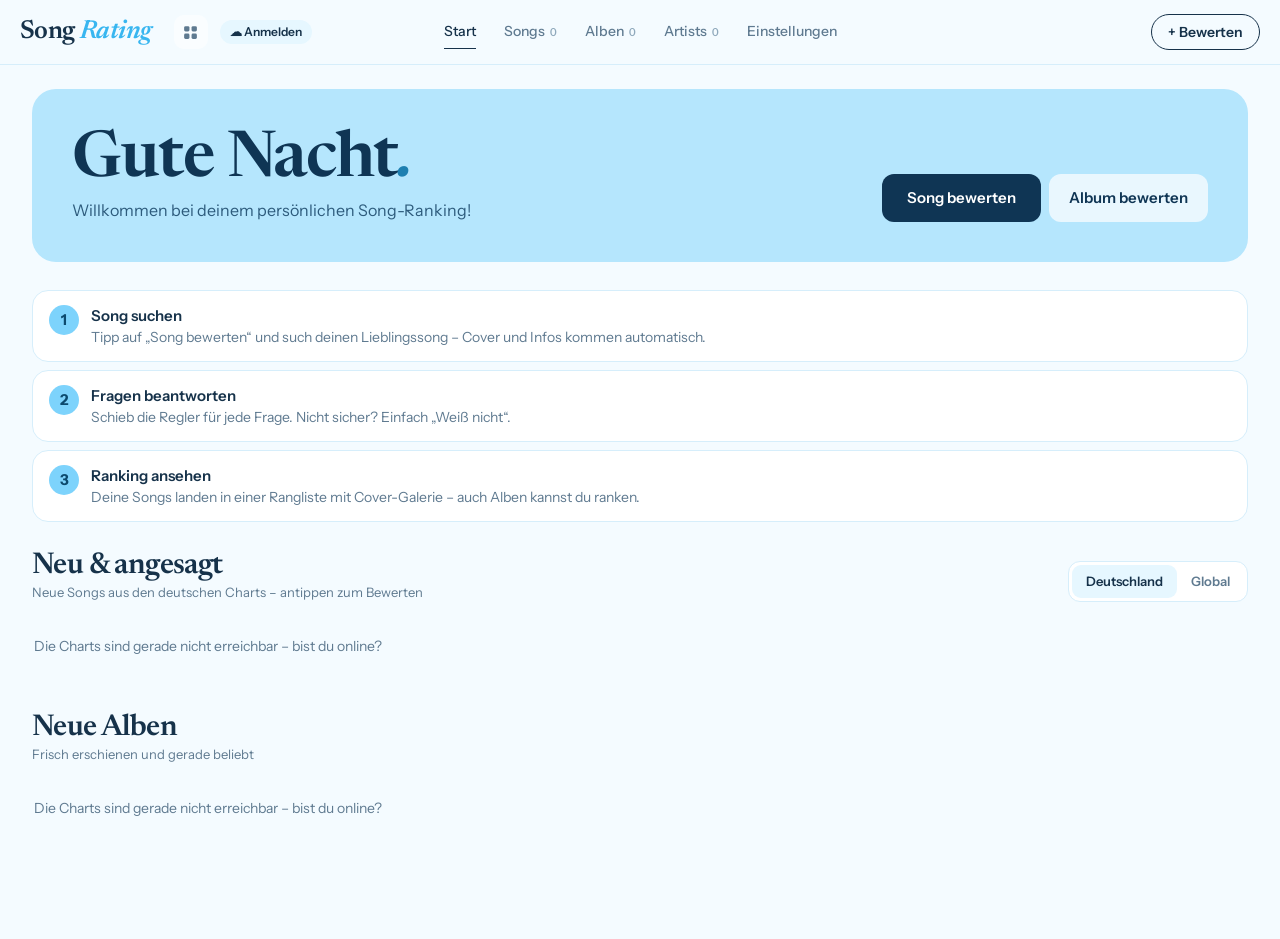
<file: index.html>
<!doctype html>
<html lang="de">
<head>
<meta charset="utf-8">
<meta name="viewport" content="width=device-width, initial-scale=1, viewport-fit=cover">
<meta name="theme-color" content="#b5e6fd">
<meta name="apple-mobile-web-app-capable" content="yes">
<meta name="mobile-web-app-capable" content="yes">
<meta name="apple-mobile-web-app-title" content="Song Rating">
<link rel="manifest" href="manifest.webmanifest">
<link rel="icon" type="image/png" href="assets/icons/icon-192.png">
<link rel="apple-touch-icon" href="assets/icons/apple-touch-icon.png">
<title>Song Rating</title>
<script src="assets/js/theme.js"></script>
<link rel="preconnect" href="https://fonts.googleapis.com">
<link rel="preconnect" href="https://fonts.gstatic.com" crossorigin>
<link rel="stylesheet" href="https://fonts.googleapis.com/css2?family=Instrument+Sans:wght@400;500;600;700&family=Newsreader:ital,opsz,wght@0,6..72,500;0,6..72,600;0,6..72,700;1,6..72,600&display=swap">
<link rel="stylesheet" href="assets/css/base.css?v=7">
<link rel="stylesheet" href="assets/css/start.css?v=9">
<link rel="stylesheet" href="assets/css/mobile.css?v=11">
</head>
<body>
<header id="top" data-active="start"></header>

<main class="start">
  <div class="hero-wrap">
    <section class="hero">
      <div>
        <h1 id="greeting"></h1>
        <p id="summary"></p>
      </div>
      <div class="hero-actions">
        <a class="btn hero-main" href="bewerten.html">Song bewerten</a>
        <a class="btn hero-alt" href="album.html">Album bewerten</a>
      </div>
    </section>
  </div>

  <div class="start-main">
    <!-- filled by start.js: stats, top 3, charts – or a short intro when nothing is rated yet -->
    <div id="mine"></div>

    <section class="block" id="recsBlock" hidden>
      <div class="block-head">
        <div><h2>Für dich heute</h2><span>Songs, die zu deinen Lieblings-Artists passen – jeden Tag neu</span></div>
        <button type="button" class="recs-more" id="recsMore">Neue Vorschläge ↻</button>
      </div>
      <div class="rail" id="recs"></div>
    </section>

    <section class="block">
      <div class="block-head">
        <div><h2>Neu &amp; angesagt</h2><span id="chartsSub">Neue Songs aus den Charts – antippen zum Bewerten</span></div>
        <div class="region-pick" id="regionPick">
          <button type="button" data-region="de">Deutschland</button>
          <button type="button" data-region="global">Global</button>
        </div>
      </div>
      <div class="rail" id="newSongs"><div class="rail-msg">Lade Charts …</div></div>
    </section>

    <section class="block">
      <div class="block-head">
        <div><h2>Neue Alben</h2><span>Frisch erschienen und gerade beliebt</span></div>
      </div>
      <div class="rail" id="newAlbums"><div class="rail-msg">Lade Charts …</div></div>
    </section>
  </div>
</main>

<script src="assets/js/defaults.js?v=4"></script>
<script src="assets/js/texts-de.js?v=4"></script>
<script src="assets/js/texts-zh.js?v=4"></script>
<script src="assets/js/language.js?v=3"></script>
<script src="assets/js/i18n-zh.js?v=10"></script>
<script src="assets/js/i18n.js?v=2"></script>
<script src="assets/js/common.js?v=17"></script>
<script src="assets/js/apps.js?v=4"></script>
<script src="assets/vendor/supabase.min.js"></script>
<script src="assets/js/cloud-config.js"></script>
<script src="assets/js/cloud.js?v=3"></script>
<script src="assets/js/itunes.js?v=2"></script>
<script src="assets/js/charts.js"></script>
<script src="assets/js/recommend.js?v=9"></script>
<script src="assets/js/start.js?v=13"></script>
</body>
</html>
</file>
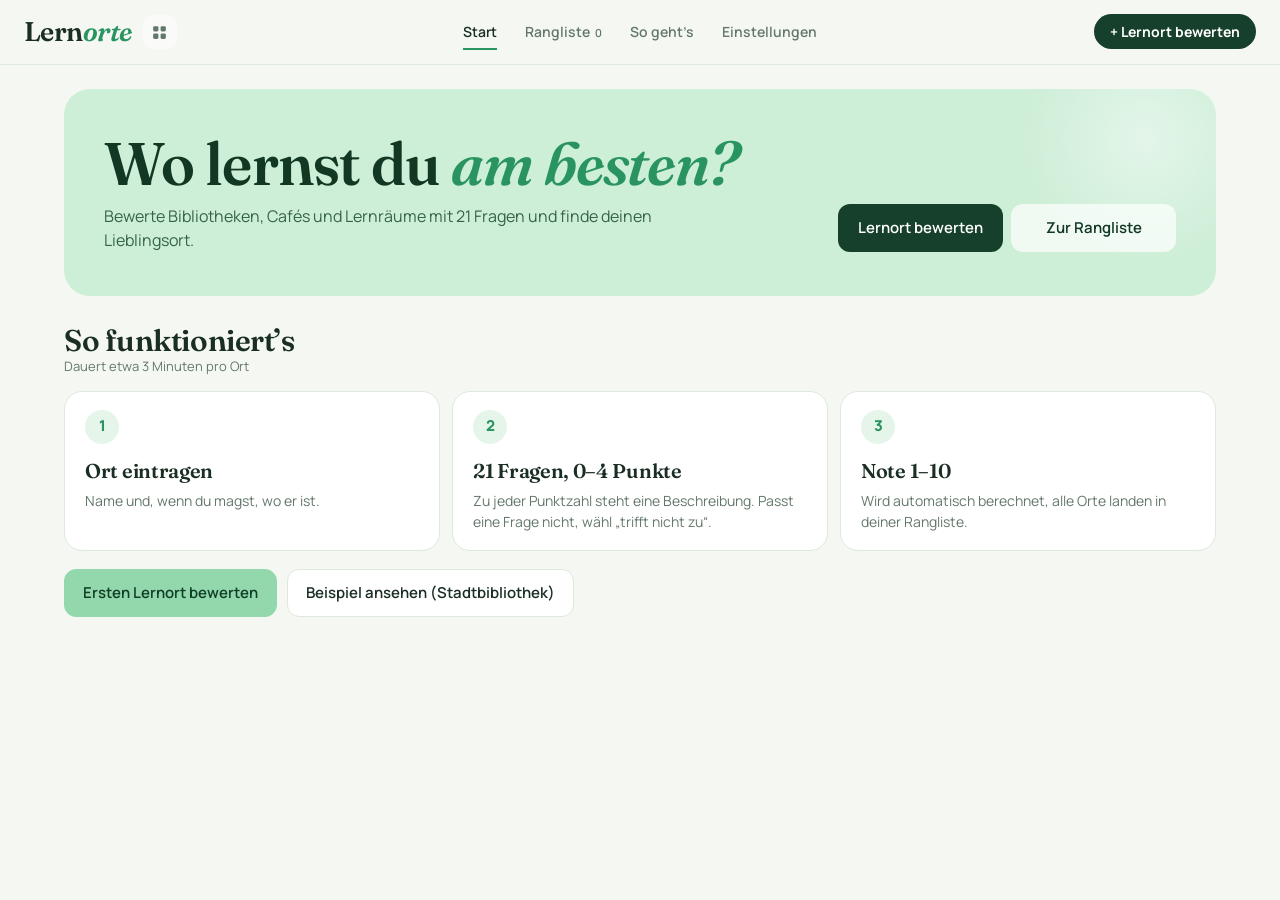
<file: bib/index.html>
<!doctype html>
<html lang="de">
<head>
<meta charset="utf-8">
<meta name="viewport" content="width=device-width, initial-scale=1, viewport-fit=cover">
<meta name="theme-color" content="#cdeed7">
<meta name="apple-mobile-web-app-capable" content="yes">
<meta name="mobile-web-app-capable" content="yes">
<meta name="apple-mobile-web-app-title" content="Lernorte">
<link rel="manifest" href="manifest.webmanifest">
<link rel="icon" type="image/png" href="icons/icon-192.png">
<link rel="apple-touch-icon" href="icons/apple-touch-icon.png">
<title>Lernorte</title>
<script src="js/theme.js?v=8"></script>
<link rel="preconnect" href="https://fonts.googleapis.com">
<link rel="preconnect" href="https://fonts.gstatic.com" crossorigin>
<link rel="stylesheet" href="https://fonts.googleapis.com/css2?family=Fraunces:ital,opsz,wght@0,9..144,500;0,9..144,600;1,9..144,600&family=Manrope:wght@400;500;600;700;800&display=swap">
<link rel="stylesheet" href="css/base.css?v=4">
<link rel="stylesheet" href="css/start.css?v=4">
<link rel="stylesheet" href="css/mobile.css?v=4">
</head>
<body>
<header id="top" data-active="start"></header>

<main class="start">
  <div class="hero-wrap">
    <section class="hero">
      <div>
        <h1>Wo lernst du <em>am besten?</em></h1>
        <p id="summary">Bewerte Bibliotheken, Cafés und Lernräume mit 21 Fragen und finde deinen Lieblingsort.</p>
      </div>
      <div class="hero-actions">
        <a class="btn hero-main" href="bewerten.html">Lernort bewerten</a>
        <a class="btn hero-alt" href="orte.html">Zur Rangliste</a>
      </div>
    </section>
  </div>

  <div class="start-main" id="mine"></div>
</main>

<script src="js/fragen.js?v=8"></script>
<script src="js/common.js?v=8"></script>
<script src="../assets/js/apps.js?v=8"></script>
<script src="../assets/vendor/supabase.min.js"></script>
<script src="../assets/js/cloud-config.js?v=8"></script>
<script src="js/cloud.js?v=8"></script>
<script src="js/start.js?v=8"></script>
</body>
</html>
</file>
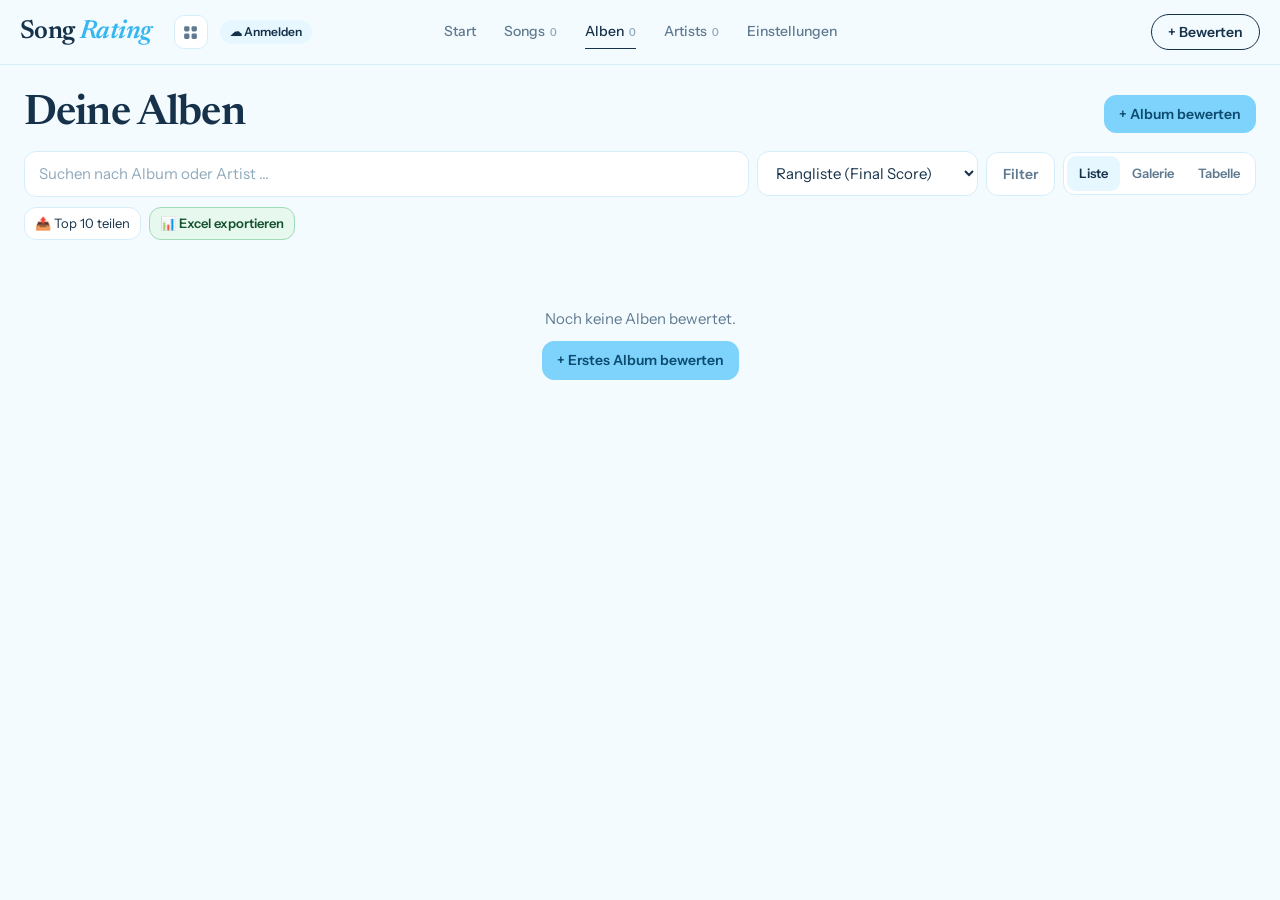
<file: alben.html>
<!doctype html>
<html lang="de">
<head>
<meta charset="utf-8">
<meta name="viewport" content="width=device-width, initial-scale=1, viewport-fit=cover">
<meta name="theme-color" content="#b5e6fd">
<meta name="apple-mobile-web-app-capable" content="yes">
<meta name="mobile-web-app-capable" content="yes">
<meta name="apple-mobile-web-app-title" content="Song Rating">
<link rel="manifest" href="manifest.webmanifest">
<link rel="icon" type="image/png" href="assets/icons/icon-192.png">
<link rel="apple-touch-icon" href="assets/icons/apple-touch-icon.png">
<title>Alben – Song Rating</title>
<script src="assets/js/theme.js"></script>
<link rel="preconnect" href="https://fonts.googleapis.com">
<link rel="preconnect" href="https://fonts.gstatic.com" crossorigin>
<link rel="stylesheet" href="https://fonts.googleapis.com/css2?family=Instrument+Sans:wght@400;500;600;700&family=Newsreader:ital,opsz,wght@0,6..72,500;0,6..72,600;0,6..72,700;1,6..72,600&display=swap">
<link rel="stylesheet" href="assets/css/base.css?v=7">
<link rel="stylesheet" href="assets/css/liste.css?v=8">
<link rel="stylesheet" href="assets/css/mobile.css?v=11">
<link rel="stylesheet" href="assets/css/share.css">
</head>
<body>
<header id="top" data-active="albums"></header>

<main class="wrap wide">
  <div class="page-head">
    <h1>Deine Alben</h1>
    <a class="btn primary" href="album.html">+ Album bewerten</a>
  </div>
  <div class="tools">
    <input id="filter" placeholder="Suchen nach Album oder Artist …">
    <select id="sort" aria-label="Sortieren"></select>
    <div class="seg">
      <button data-view="list">Liste</button>
      <button data-view="gallery">Galerie</button>
      <button data-view="table">Tabelle</button>
    </div>
  </div>
  <div class="tools2">
    <button id="shareTop">📤 Top 10 teilen</button>
    <button class="excel" id="exportExcel">📊 Excel exportieren</button>
    <span class="toast" id="toast"></span>
  </div>
  <div id="list"></div>
</main>

<script src="assets/js/defaults.js?v=4"></script>
<script src="assets/js/texts-de.js?v=4"></script>
<script src="assets/js/texts-zh.js?v=4"></script>
<script src="assets/js/language.js?v=3"></script>
<script src="assets/js/i18n-zh.js?v=10"></script>
<script src="assets/js/i18n.js?v=2"></script>
<script src="assets/js/common.js?v=17"></script>
<script src="assets/js/apps.js?v=4"></script>
<script src="assets/vendor/supabase.min.js"></script>
<script src="assets/js/cloud-config.js"></script>
<script src="assets/js/cloud.js?v=3"></script>
<script src="assets/js/list-view.js?v=8"></script>
<script src="assets/js/excel.js?v=13"></script>
<script src="assets/js/share.js"></script>
<script src="assets/js/alben.js?v=9"></script>
</body>
</html>
</file>
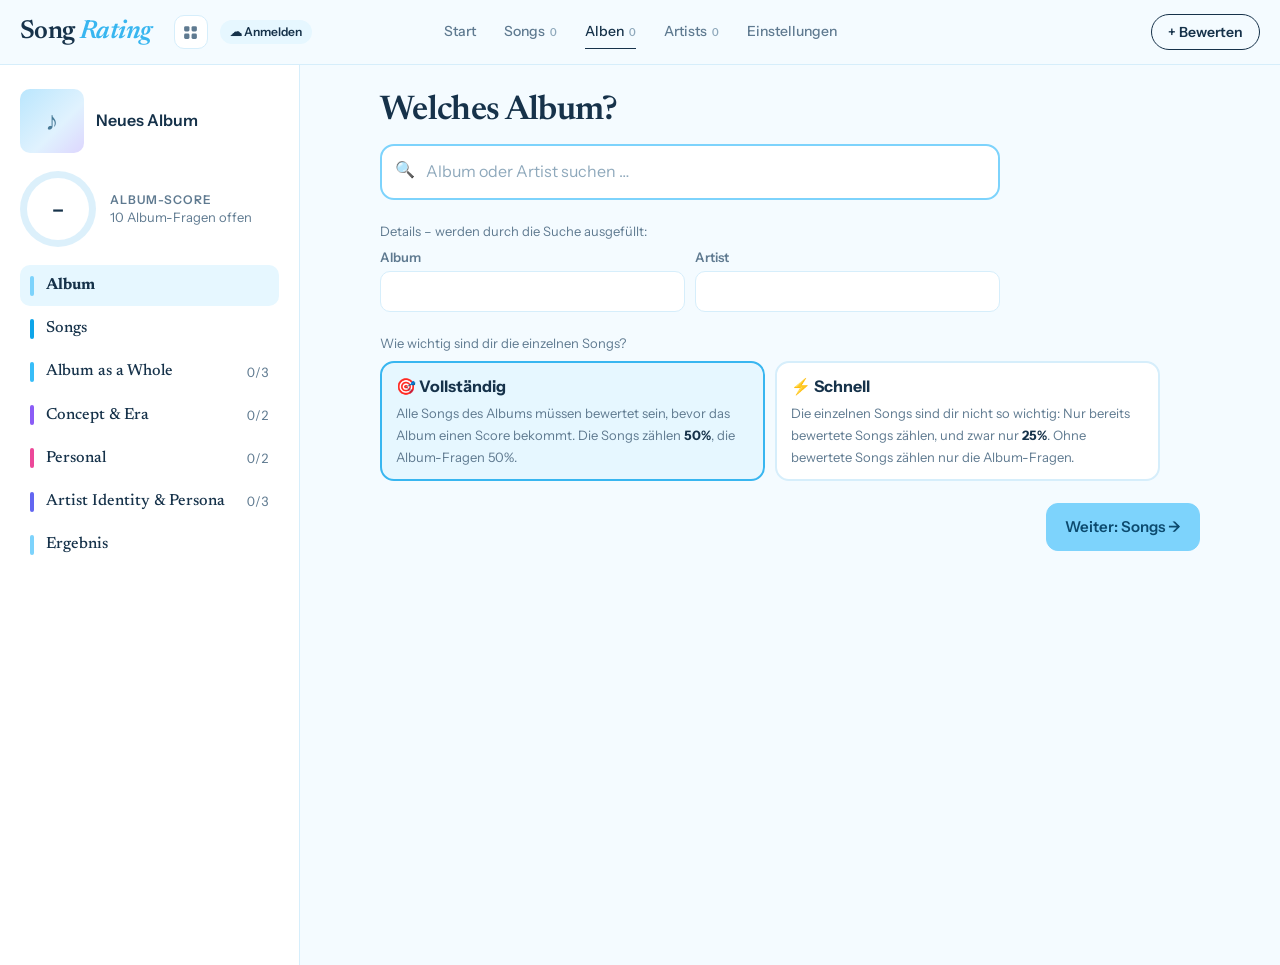
<file: album.html>
<!doctype html>
<html lang="de">
<head>
<meta charset="utf-8">
<meta name="viewport" content="width=device-width, initial-scale=1, viewport-fit=cover">
<meta name="theme-color" content="#b5e6fd">
<meta name="apple-mobile-web-app-capable" content="yes">
<meta name="mobile-web-app-capable" content="yes">
<meta name="apple-mobile-web-app-title" content="Song Rating">
<link rel="manifest" href="manifest.webmanifest">
<link rel="icon" type="image/png" href="assets/icons/icon-192.png">
<link rel="apple-touch-icon" href="assets/icons/apple-touch-icon.png">
<title>Album bewerten</title>
<script src="assets/js/theme.js"></script>
<link rel="preconnect" href="https://fonts.googleapis.com">
<link rel="preconnect" href="https://fonts.gstatic.com" crossorigin>
<link rel="stylesheet" href="https://fonts.googleapis.com/css2?family=Instrument+Sans:wght@400;500;600;700&family=Newsreader:ital,opsz,wght@0,6..72,500;0,6..72,600;0,6..72,700;1,6..72,600&display=swap">
<link rel="stylesheet" href="assets/css/base.css?v=7">
<link rel="stylesheet" href="assets/css/bewerten.css?v=9">
<link rel="stylesheet" href="assets/css/album.css?v=5">
<link rel="stylesheet" href="assets/css/mobile.css?v=11">
<link rel="stylesheet" href="assets/css/share.css">
</head>
<body>
<header id="top" data-active="rateAlbum"></header>

<div class="rate">
  <aside class="side">
    <div class="side-head">
      <div id="barCover"></div>
      <div class="side-title"><div class="now" id="now"></div><div class="now-sub" id="nowSub"></div><div class="answered" id="answered"></div></div>
    </div>
    <div class="final">
      <div class="final-badge" id="badge"><span id="final">–</span></div>
      <div class="final-text"><div class="lbl">Album-Score</div><div class="hint" id="finalHint"></div></div>
    </div>
    <div class="cats" id="catsMini">
      <div class="cat-mini" style="--c:#0ea5e9">
        <div class="row"><span id="songPartLabel">Songs Ø</span><b id="songAvg">–</b></div>
        <div class="bar"><i id="songAvgBar"></i></div>
      </div>
    </div>
    <div class="steps" id="steps"></div>
  </aside>

  <main class="rate-main">
  <div id="pages">
    <!-- Seite 1: Album auswählen + Modus -->
    <div class="page">
      <div class="page-title"><h2>Welches Album?</h2></div>
      <div class="search">
        <input id="search" placeholder="Album oder Artist suchen …" type="search" enterkeyhint="search" autocomplete="off" autocorrect="off" autocapitalize="off" spellcheck="false">
        <div class="suggest" id="suggest" hidden></div>
      </div>
      <div id="picked"></div>
      <div class="meta-title">Details – werden durch die Suche ausgefüllt:</div>
      <div class="meta two">
        <label>Album<input id="album"></label>
        <label>Artist<input id="artist"></label>
      </div>
      <div class="meta-title">Wie wichtig sind dir die einzelnen Songs?</div>
      <div class="modes" id="modes"></div>
    </div>
    <!-- Seite 2: Songs des Albums -->
    <div class="page">
      <div class="page-title"><h2 style="color:#0ea5e9">Songs</h2><b id="songsAvgTitle">–</b></div>
      <div id="tracks"></div>
    </div>
    <!-- Album-Fragen werden aus den Einstellungen erzeugt -->
    <div class="page">
      <div class="page-title"><h2 style="color:var(--accent-strong)">Ergebnis</h2></div>
      <div class="result-card">
        <div class="rc-text"><div class="rc-title" id="rcTitle"></div><div class="rc-hint" id="rcHint"></div></div>
        <div class="rc-score" id="rcScore">–</div>
      </div>
      <div id="formula"></div>
      <div class="sum" id="sum"></div>
      <div class="missing" id="missing"></div>
      <div class="save-row">
        <button class="primary" id="save">In Alben speichern</button>
        <button id="share" hidden>📤 Teilen</button>
        <button id="newAlbum">Neues Album</button>
        <button class="danger" id="delete" hidden>Löschen</button>
        <span class="toast" id="toast"></span>
      </div>
    </div>
  </div>
</main>
</div>

<script src="assets/js/defaults.js?v=4"></script>
<script src="assets/js/texts-de.js?v=4"></script>
<script src="assets/js/texts-zh.js?v=4"></script>
<script src="assets/js/language.js?v=3"></script>
<script src="assets/js/i18n-zh.js?v=10"></script>
<script src="assets/js/i18n.js?v=2"></script>
<script src="assets/js/common.js?v=17"></script>
<script src="assets/js/apps.js?v=4"></script>
<script src="assets/vendor/supabase.min.js"></script>
<script src="assets/js/cloud-config.js"></script>
<script src="assets/js/cloud.js?v=3"></script>
<script src="assets/js/itunes.js?v=2"></script>
<script src="assets/js/search-box.js?v=2"></script>
<script src="assets/js/questionnaire.js?v=12"></script>
<script src="assets/js/share.js"></script>
<script src="assets/js/album.js?v=4"></script>
</body>
</html>
</file>
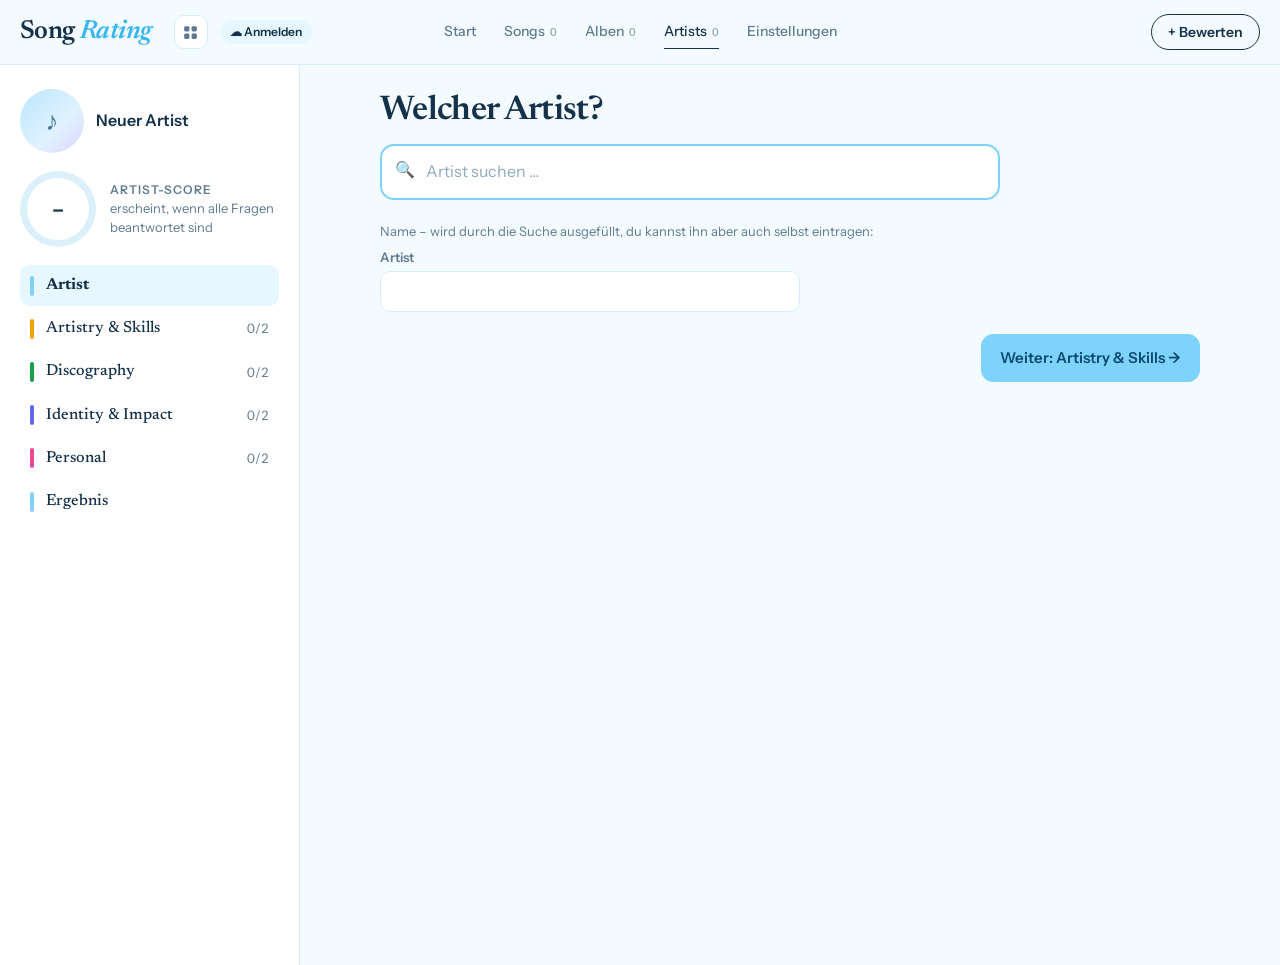
<file: artist.html>
<!doctype html>
<html lang="de">
<head>
<meta charset="utf-8">
<meta name="viewport" content="width=device-width, initial-scale=1, viewport-fit=cover">
<meta name="theme-color" content="#b5e6fd">
<meta name="apple-mobile-web-app-capable" content="yes">
<meta name="mobile-web-app-capable" content="yes">
<meta name="apple-mobile-web-app-title" content="Song Rating">
<link rel="manifest" href="manifest.webmanifest">
<link rel="icon" type="image/png" href="assets/icons/icon-192.png">
<link rel="apple-touch-icon" href="assets/icons/apple-touch-icon.png">
<title>Artist bewerten</title>
<script src="assets/js/theme.js"></script>
<link rel="preconnect" href="https://fonts.googleapis.com">
<link rel="preconnect" href="https://fonts.gstatic.com" crossorigin>
<link rel="stylesheet" href="https://fonts.googleapis.com/css2?family=Instrument+Sans:wght@400;500;600;700&family=Newsreader:ital,opsz,wght@0,6..72,500;0,6..72,600;0,6..72,700;1,6..72,600&display=swap">
<link rel="stylesheet" href="assets/css/base.css?v=7">
<link rel="stylesheet" href="assets/css/bewerten.css?v=9">
<link rel="stylesheet" href="assets/css/artist.css?v=1">
<link rel="stylesheet" href="assets/css/mobile.css?v=11">
</head>
<body>
<header id="top" data-active="rateArtist"></header>

<div class="rate">
  <aside class="side">
    <div class="side-head">
      <div id="barCover"></div>
      <div class="side-title"><div class="now" id="now"></div><div class="now-sub" id="nowSub"></div><div class="answered" id="answered"></div></div>
    </div>
    <div class="final">
      <div class="final-badge" id="badge"><span id="final">–</span></div>
      <div class="final-text"><div class="lbl">Artist-Score</div><div class="hint" id="finalHint"></div></div>
    </div>
    <div class="cats" id="catsMini"></div>
    <div class="steps" id="steps"></div>
  </aside>

  <main class="rate-main">
  <div id="pages">
    <div class="page">
      <div class="page-title"><h2>Welcher Artist?</h2></div>
      <div class="search">
        <input id="search" placeholder="Artist suchen …" type="search" enterkeyhint="search" autocomplete="off" autocorrect="off" autocapitalize="off" spellcheck="false">
        <div class="suggest" id="suggest" hidden></div>
      </div>
      <div id="picked"></div>
      <div class="meta-title">Name – wird durch die Suche ausgefüllt, du kannst ihn aber auch selbst eintragen:</div>
      <div class="meta one">
        <label>Artist<input id="artist"></label>
      </div>
      <div id="mine"></div>
    </div>
    <!-- Artist-Fragen werden aus den Einstellungen erzeugt -->
    <div class="page">
      <div class="page-title"><h2 style="color:var(--accent-strong)">Ergebnis</h2></div>
      <div class="result-card">
        <div class="rc-text"><div class="rc-title" id="rcTitle"></div><div class="rc-hint" id="rcHint"></div></div>
        <div class="rc-score" id="rcScore">–</div>
      </div>
      <div class="artist-note" id="influence"></div>
      <div class="sum" id="sum"></div>
      <div class="save-row">
        <button class="primary" id="save">In Artists speichern</button>
        <button id="newArtist">Neuer Artist</button>
        <button class="danger" id="delete" hidden>Löschen</button>
        <span class="toast" id="toast"></span>
      </div>
    </div>
  </div>
  </main>
</div>

<script src="assets/js/defaults.js?v=4"></script>
<script src="assets/js/texts-de.js?v=4"></script>
<script src="assets/js/texts-zh.js?v=4"></script>
<script src="assets/js/language.js?v=3"></script>
<script src="assets/js/i18n-zh.js?v=10"></script>
<script src="assets/js/i18n.js?v=2"></script>
<script src="assets/js/common.js?v=17"></script>
<script src="assets/js/apps.js?v=4"></script>
<script src="assets/vendor/supabase.min.js"></script>
<script src="assets/js/cloud-config.js"></script>
<script src="assets/js/cloud.js?v=3"></script>
<script src="assets/js/itunes.js?v=2"></script>
<script src="assets/js/search-box.js?v=2"></script>
<script src="assets/js/questionnaire.js?v=12"></script>
<script src="assets/js/artist.js?v=1"></script>
</body>
</html>
</file>
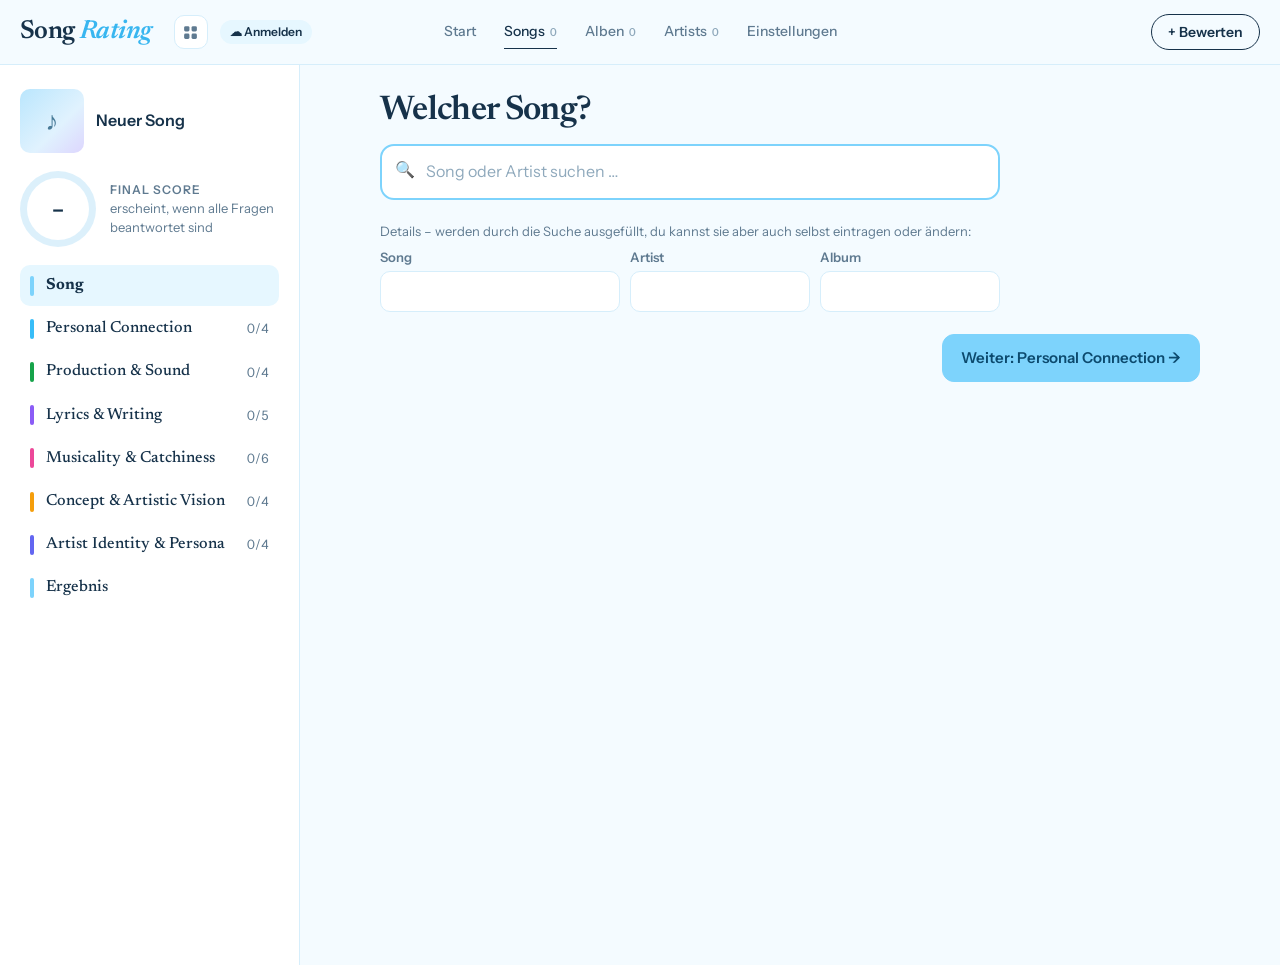
<file: bewerten.html>
<!doctype html>
<html lang="de">
<head>
<meta charset="utf-8">
<meta name="viewport" content="width=device-width, initial-scale=1, viewport-fit=cover">
<meta name="theme-color" content="#b5e6fd">
<meta name="apple-mobile-web-app-capable" content="yes">
<meta name="mobile-web-app-capable" content="yes">
<meta name="apple-mobile-web-app-title" content="Song Rating">
<link rel="manifest" href="manifest.webmanifest">
<link rel="icon" type="image/png" href="assets/icons/icon-192.png">
<link rel="apple-touch-icon" href="assets/icons/apple-touch-icon.png">
<title>Song bewerten</title>
<script src="assets/js/theme.js"></script>
<link rel="preconnect" href="https://fonts.googleapis.com">
<link rel="preconnect" href="https://fonts.gstatic.com" crossorigin>
<link rel="stylesheet" href="https://fonts.googleapis.com/css2?family=Instrument+Sans:wght@400;500;600;700&family=Newsreader:ital,opsz,wght@0,6..72,500;0,6..72,600;0,6..72,700;1,6..72,600&display=swap">
<link rel="stylesheet" href="assets/css/base.css?v=7">
<link rel="stylesheet" href="assets/css/bewerten.css?v=9">
<link rel="stylesheet" href="assets/css/mobile.css?v=11">
<link rel="stylesheet" href="assets/css/share.css">
</head>
<body>
<header id="top" data-active="rate"></header>

<div class="rate">
  <aside class="side">
    <div class="side-head">
      <div id="barCover"></div>
      <div class="side-title"><div class="now" id="now"></div><div class="now-sub" id="nowSub"></div><div class="answered" id="answered"></div></div>
    </div>
    <div class="final">
      <div class="final-badge" id="badge"><span id="final">–</span></div>
      <div class="final-text"><div class="lbl" id="finalLbl">Final Score</div><div class="hint" id="finalHint"></div></div>
    </div>
    <div class="cats" id="catsMini"></div>
    <div class="steps" id="steps"></div>
  </aside>

  <main class="rate-main">
  <a class="backlink" id="backToAlbum" hidden>← Zurück zum Album</a>
  <div id="pages">
    <div class="page">
      <div class="page-title"><h2>Welcher Song?</h2></div>
      <div class="search">
        <input id="search" placeholder="Song oder Artist suchen …" type="search" enterkeyhint="search" autocomplete="off" autocorrect="off" autocapitalize="off" spellcheck="false">
        <div class="suggest" id="suggest" hidden></div>
      </div>
      <div id="picked"></div>
      <div class="meta-title">Details – werden durch die Suche ausgefüllt, du kannst sie aber auch selbst eintragen oder ändern:</div>
      <div class="meta">
        <label>Song<input id="song"></label>
        <label>Artist<input id="artist"></label>
        <label>Album<input id="album"></label>
      </div>
    </div>
    <!-- Kategorie-Seiten werden aus den Einstellungen erzeugt -->
    <div class="page">
      <div class="page-title"><h2 style="color:var(--accent-strong)">Ergebnis</h2></div>
      <div class="result-card">
        <div class="rc-text"><div class="rc-title" id="rcTitle"></div><div class="rc-hint" id="rcHint"></div></div>
        <div class="rc-score" id="rcScore">–</div>
      </div>
      <div id="formula"></div>
      <div class="sum" id="sum"></div>
      <div class="save-row">
        <button class="primary" id="save">In Übersicht speichern</button>
        <button id="share" hidden>📤 Teilen</button>
        <button id="newSong">Neuer Song</button>
        <button class="danger" id="delete" hidden>Löschen</button>
        <span class="toast" id="toast"></span>
      </div>
    </div>
  </div>
</main>
</div>

<script src="assets/js/defaults.js?v=4"></script>
<script src="assets/js/texts-de.js?v=4"></script>
<script src="assets/js/texts-zh.js?v=4"></script>
<script src="assets/js/language.js?v=3"></script>
<script src="assets/js/i18n-zh.js?v=10"></script>
<script src="assets/js/i18n.js?v=2"></script>
<script src="assets/js/common.js?v=17"></script>
<script src="assets/js/apps.js?v=4"></script>
<script src="assets/vendor/supabase.min.js"></script>
<script src="assets/js/cloud-config.js"></script>
<script src="assets/js/cloud.js?v=3"></script>
<script src="assets/js/itunes.js?v=2"></script>
<script src="assets/js/search-box.js?v=2"></script>
<script src="assets/js/questionnaire.js?v=12"></script>
<script src="assets/js/share.js"></script>
<script src="assets/js/bewerten.js?v=16"></script>
</body>
</html>
</file>
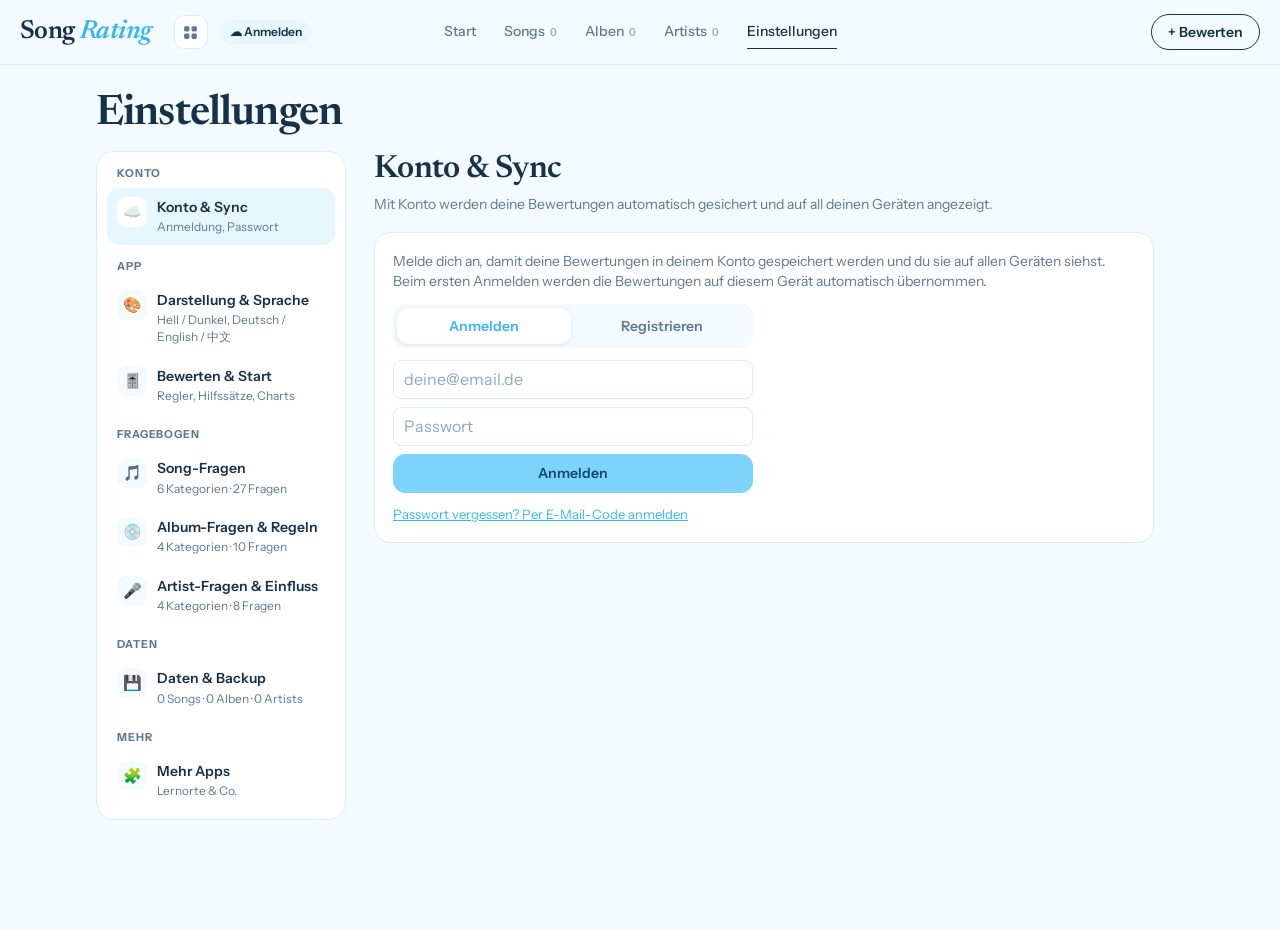
<file: einstellungen.html>
<!doctype html>
<html lang="de">
<head>
<meta charset="utf-8">
<meta name="viewport" content="width=device-width, initial-scale=1, viewport-fit=cover">
<meta name="theme-color" content="#b5e6fd">
<meta name="apple-mobile-web-app-capable" content="yes">
<meta name="mobile-web-app-capable" content="yes">
<meta name="apple-mobile-web-app-title" content="Song Rating">
<link rel="manifest" href="manifest.webmanifest">
<link rel="icon" type="image/png" href="assets/icons/icon-192.png">
<link rel="apple-touch-icon" href="assets/icons/apple-touch-icon.png">
<title>Einstellungen – Song Rating</title>
<script src="assets/js/theme.js"></script>
<link rel="preconnect" href="https://fonts.googleapis.com">
<link rel="preconnect" href="https://fonts.gstatic.com" crossorigin>
<link rel="stylesheet" href="https://fonts.googleapis.com/css2?family=Instrument+Sans:wght@400;500;600;700&family=Newsreader:ital,opsz,wght@0,6..72,500;0,6..72,600;0,6..72,700;1,6..72,600&display=swap">
<link rel="stylesheet" href="assets/css/base.css?v=7">
<link rel="stylesheet" href="assets/css/einstellungen.css?v=8">
<link rel="stylesheet" href="assets/css/mobile.css?v=11">
</head>
<body>
<header id="top" data-active="settings"></header>

<main class="wrap settings">
  <div class="page-head"><h1>Einstellungen</h1></div>

  <div class="set-layout">
    <aside class="set-nav" id="setNav" aria-label="Bereiche der Einstellungen">
      <div class="set-group">Konto</div>
      <a href="#konto" data-sec="konto"><span class="ic">☁️</span><span>Konto &amp; Sync<small id="navAccount">Anmeldung, Passwort</small></span></a>
      <div class="set-group">App</div>
      <a href="#look" data-sec="look"><span class="ic">🎨</span><span>Darstellung &amp; Sprache<small>Hell / Dunkel, Deutsch / English / 中文</small></span></a>
      <a href="#rating" data-sec="rating"><span class="ic">🎚️</span><span>Bewerten &amp; Start<small>Regler, Hilfssätze, Charts</small></span></a>
      <div class="set-group">Fragebogen</div>
      <a href="#songs" data-sec="songs"><span class="ic">🎵</span><span>Song-Fragen<small id="navSongs"></small></span></a>
      <a href="#albums" data-sec="albums"><span class="ic">💿</span><span>Album-Fragen &amp; Regeln<small id="navAlbums"></small></span></a>
      <a href="#artists" data-sec="artists"><span class="ic">🎤</span><span>Artist-Fragen &amp; Einfluss<small id="navArtists"></small></span></a>
      <div class="set-group">Daten</div>
      <a href="#data" data-sec="data"><span class="ic">💾</span><span>Daten &amp; Backup<small id="navData"></small></span></a>
      <div class="set-group">Mehr</div>
      <a href="#apps" data-sec="apps"><span class="ic">🧩</span><span>Mehr Apps<small>Lernorte &amp; Co.</small></span></a>
    </aside>

    <div class="set-main">
      <section id="konto">
        <div class="sec-head"><h2>Konto &amp; Sync</h2>
          <p class="intro">Mit Konto werden deine Bewertungen automatisch gesichert und auf all deinen Geräten angezeigt.</p></div>
        <div id="account"></div>
      </section>

      <section id="look">
        <div class="sec-head"><h2>Darstellung &amp; Sprache</h2>
          <p class="intro">Gilt nur für dieses Gerät.</p></div>
        <div class="set-card">
          <div class="set-row">
            <div class="set-label"><b>Farbschema</b><span>„Automatisch“ richtet sich nach deinem Handy oder Computer.</span></div>
            <div class="theme-pick" id="themePick">
              <button type="button" data-theme-choice="auto">🌓 Auto</button>
              <button type="button" data-theme-choice="light">☀️ Hell</button>
              <button type="button" data-theme-choice="dark">🌙 Dunkel</button>
            </div>
          </div>
          <div class="set-row">
            <div class="set-label"><b>Sprache</b><span>Bei „中文“ ist die ganze App auf Chinesisch. Bei Deutsch und English wechseln nur Kategorien, Fragen und Skalen-Texte. Selbst umgeschriebene Fragen bleiben, wie du sie geschrieben hast.</span></div>
            <div class="theme-pick" id="langPick" translate="no">
              <button type="button" data-lang-choice="de">🇩🇪 Deutsch</button>
              <button type="button" data-lang-choice="en">🇬🇧 English</button>
              <button type="button" data-lang-choice="zh">🇨🇳 中文</button>
            </div>
          </div>
        </div>
      </section>

      <section id="rating">
        <div class="sec-head"><h2>Bewerten &amp; Start</h2>
          <p class="intro">Wie sich das Bewerten anfühlt und was die Startseite zeigt. Gilt nur für dieses Gerät und wird sofort übernommen.</p></div>
        <div class="set-card">
          <div class="set-row">
            <div class="set-label"><b>Schritte der Regler</b><span>Halbe Punkte erlauben feinere Abstufungen, ganze Punkte gehen schneller.</span></div>
            <div class="theme-pick" data-pref="sliderStep">
              <button type="button" data-val="0.5">½ Punkte</button>
              <button type="button" data-val="1">Ganze Punkte</button>
            </div>
          </div>
          <div class="set-row">
            <div class="set-label"><b>„Überlege“-Sätze beim Bewerten</b><span>Die kleinen Hilfssätze unter jeder Frage.</span></div>
            <div class="theme-pick" data-pref="showThink">
              <button type="button" data-val="true">Anzeigen</button>
              <button type="button" data-val="false">Ausblenden</button>
            </div>
          </div>
          <div class="set-row">
            <div class="set-label"><b>Charts auf der Startseite</b><span>Welche Top-Liste standardmäßig angezeigt wird.</span></div>
            <div class="theme-pick" data-pref="chartRegion">
              <button type="button" data-val="de">🇩🇪 Deutschland</button>
              <button type="button" data-val="global">🌍 Global</button>
            </div>
          </div>
        </div>
      </section>

      <section id="songs">
        <div class="sec-head"><h2>Song-Fragen</h2>
          <p class="intro">Kategorien und Fragen für Songs. Gewichte in Prozent – stimmt die Summe nicht genau, wird beim Rechnen automatisch auf 100&nbsp;% umgerechnet. Tipp auf eine Kategorie, um ihre Fragen zu bearbeiten.</p></div>
        <div class="weight-bar" id="songBar"></div>
        <div id="songEditor"></div>
      </section>

      <section id="albums">
        <div class="sec-head"><h2>Album-Fragen &amp; Regeln <span class="badge">Platzhalter</span></h2>
          <p class="intro">Wie der Album-Score entsteht – und die Fragen, die zusätzlich zu den Songs gestellt werden.</p></div>
        <h3 class="sub-h">Album-Regeln</h3>
        <p class="intro">Wie stark die Song-Bewertungen in den Album-Score eingehen. Der Rest kommt aus den Album-Fragen.</p>
        <div class="rules">
          <label class="rule"><b>🎯 Vollständig</b><span>Alle Songs müssen bewertet sein.</span>
            <span class="rule-split"><span class="pct"><input type="number" min="0" max="100" step="1" data-rule="songWeight"> % Songs</span>
            <span class="split-bar"><i data-split="songWeight"></i></span></span></label>
          <label class="rule"><b>⚡ Schnell</b><span>Nur bewertete Songs zählen.</span>
            <span class="rule-split"><span class="pct"><input type="number" min="0" max="100" step="1" data-rule="songWeightLight"> % Songs</span>
            <span class="split-bar"><i data-split="songWeightLight"></i></span></span></label>
        </div>
        <h3 class="sub-h">Album-Fragen</h3>
        <p class="intro">Noch Platzhalter – benenne sie um, ergänze oder lösche sie.</p>
        <div class="weight-bar" id="albumBar"></div>
        <div id="albumEditor"></div>
      </section>

      <section id="artists">
        <div class="sec-head"><h2>Artist-Fragen &amp; Einfluss</h2>
          <p class="intro">Artists bekommen einen eigenen Score. Er zählt anteilig in die Scores ihrer Songs und Alben – nur wenn der Artist bewertet ist. Bei mehreren Artists (feat., &amp;) zählt der Durchschnitt der bewerteten.</p></div>
        <h3 class="sub-h">Einfluss des Artists</h3>
        <div class="rules">
          <label class="rule"><b>🎵 In Songs</b><span>Rest: die Song-Fragen.</span>
            <span class="rule-split"><span class="pct"><input type="number" min="0" max="100" step="1" data-artist-rule="songWeight"> % Artist</span>
            <span class="split-bar"><i data-artist-split="songWeight"></i></span></span></label>
          <label class="rule"><b>💿 In Alben</b><span>Rest: Songs + Album-Fragen wie oben eingestellt.</span>
            <span class="rule-split"><span class="pct"><input type="number" min="0" max="100" step="1" data-artist-rule="albumWeight"> % Artist</span>
            <span class="split-bar"><i data-artist-split="albumWeight"></i></span></span></label>
        </div>
        <h3 class="sub-h">Artist-Fragen</h3>
        <div class="weight-bar" id="artistBar"></div>
        <div id="artistEditor"></div>
      </section>

      <section id="data">
        <div class="sec-head"><h2>Daten &amp; Backup</h2>
          <p class="intro">Auf diesem Gerät liegen <b id="stats"></b>. Wenn du angemeldet bist, ist alles zusätzlich in deinem Konto gesichert.</p></div>
        <div class="set-card">
          <div class="set-row">
            <div class="set-label"><b>Exportieren</b><span>Alle Bewertungen als Excel-Tabelle oder als Backup-Datei.</span></div>
            <div class="data-btns">
              <button class="excel" id="exportExcel">📊 Excel</button>
              <button id="exportBackup">💾 Backup speichern</button>
            </div>
          </div>
          <div class="set-row">
            <div class="set-label"><b>Backup laden</b><span>Wird mit den vorhandenen Bewertungen zusammengeführt – nichts geht verloren.</span></div>
            <div class="data-btns">
              <button id="importBackup">📂 Backup laden</button>
              <input type="file" id="importFile" accept=".json" hidden>
            </div>
          </div>
          <div class="toast" id="toast"></div>
        </div>

        <h3 class="sub-h">Aufräumen</h3>
        <div class="set-card">
          <div class="set-row">
            <div class="set-label"><b>Angefangene Bewertungen</b><span id="draftInfo"></span></div>
            <button id="clearDrafts">Verwerfen</button>
          </div>
          <div class="set-row">
            <div class="set-label"><b>Zwischenspeicher</b><span>Charts und Song-Vorschläge werden beim nächsten Öffnen der Startseite neu geladen.</span></div>
            <button id="clearCache">Leeren</button>
          </div>
        </div>

        <h3 class="sub-h danger-h">Zurücksetzen</h3>
        <div class="set-card danger-card">
          <div class="set-row">
            <div class="set-label"><b>Fragen &amp; Gewichte auf Standard</b><span>Alle Kategorien, Fragen, Gewichte, Album-Regeln und den Artist-Einfluss. Deine Bewertungen bleiben erhalten.</span></div>
            <button class="danger" id="resetCfg">Zurücksetzen</button>
          </div>
        </div>
      </section>

      <section id="apps">
        <div class="sec-head"><h2>Mehr Apps</h2>
          <p class="intro">Weitere Apps von dir – du meldest dich überall mit demselben Konto an.</p></div>
        <div id="moreApps"></div>
      </section>
    </div>
  </div>
</main>

<div class="savebar" id="savebar" hidden>
  <div class="wrap">
    <span>Ungespeicherte Änderungen</span>
    <button id="discard">Verwerfen</button>
    <button class="primary" id="saveCfg">Speichern</button>
  </div>
</div>

<script src="assets/js/defaults.js?v=4"></script>
<script src="assets/js/texts-de.js?v=4"></script>
<script src="assets/js/texts-zh.js?v=4"></script>
<script src="assets/js/language.js?v=3"></script>
<script src="assets/js/i18n-zh.js?v=10"></script>
<script src="assets/js/i18n.js?v=2"></script>
<script src="assets/js/common.js?v=17"></script>
<script src="assets/js/apps.js?v=4"></script>
<script src="assets/vendor/supabase.min.js"></script>
<script src="assets/js/cloud-config.js"></script>
<script src="assets/js/cloud.js?v=3"></script>
<script src="assets/js/excel.js?v=13"></script>
<script src="assets/js/backup.js?v=2"></script>
<script src="assets/js/account.js?v=13"></script>
<script src="assets/js/theme-pick.js?v=7"></script>
<script src="assets/js/einstellungen.js?v=8"></script>
</body>
</html>
</file>
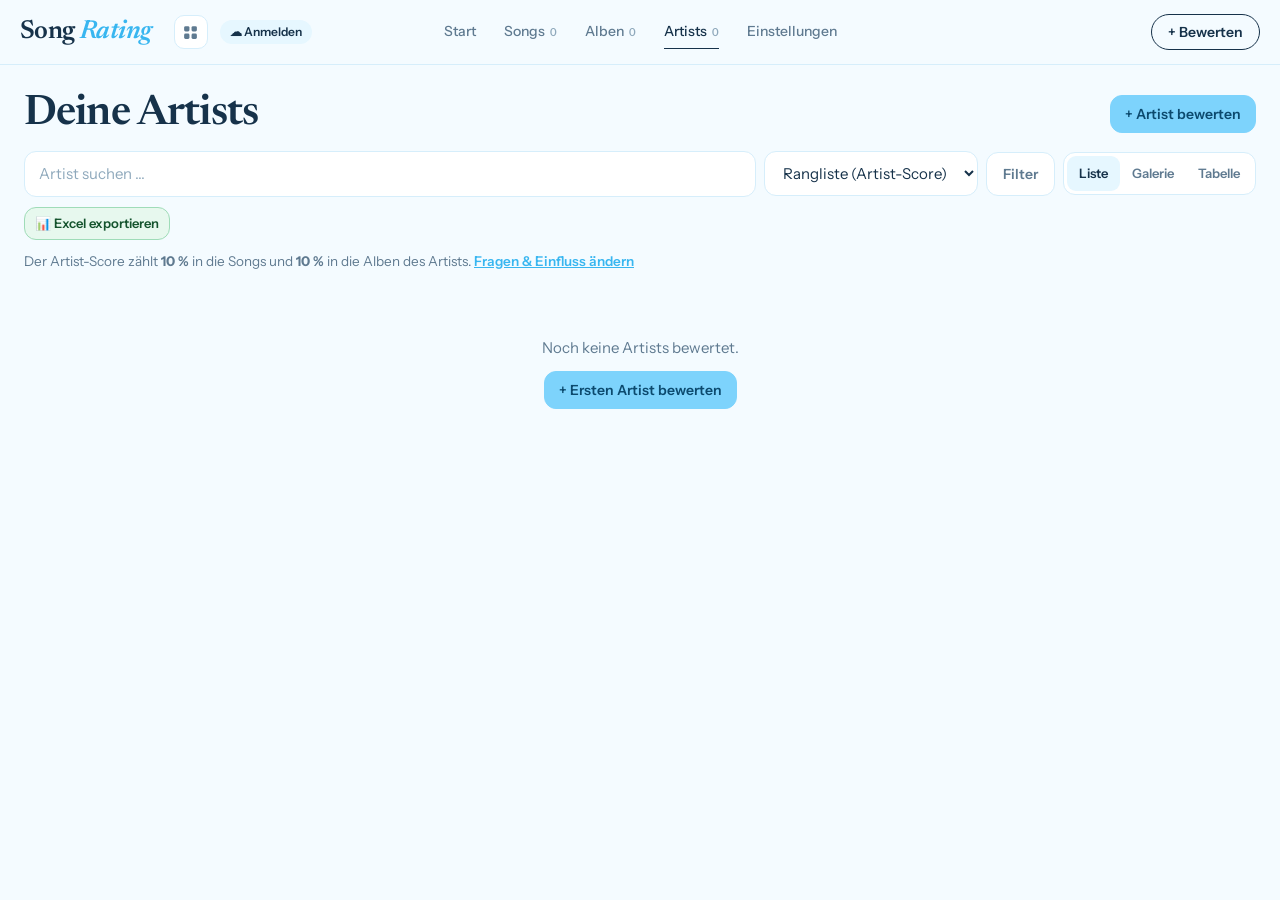
<file: kuenstler.html>
<!doctype html>
<html lang="de">
<head>
<meta charset="utf-8">
<meta name="viewport" content="width=device-width, initial-scale=1, viewport-fit=cover">
<meta name="theme-color" content="#b5e6fd">
<meta name="apple-mobile-web-app-capable" content="yes">
<meta name="mobile-web-app-capable" content="yes">
<meta name="apple-mobile-web-app-title" content="Song Rating">
<link rel="manifest" href="manifest.webmanifest">
<link rel="icon" type="image/png" href="assets/icons/icon-192.png">
<link rel="apple-touch-icon" href="assets/icons/apple-touch-icon.png">
<title>Artists – Song Rating</title>
<script src="assets/js/theme.js"></script>
<link rel="preconnect" href="https://fonts.googleapis.com">
<link rel="preconnect" href="https://fonts.gstatic.com" crossorigin>
<link rel="stylesheet" href="https://fonts.googleapis.com/css2?family=Instrument+Sans:wght@400;500;600;700&family=Newsreader:ital,opsz,wght@0,6..72,500;0,6..72,600;0,6..72,700;1,6..72,600&display=swap">
<link rel="stylesheet" href="assets/css/base.css?v=7">
<link rel="stylesheet" href="assets/css/liste.css?v=8">
<link rel="stylesheet" href="assets/css/mobile.css?v=11">
</head>
<body>
<header id="top" data-active="artists"></header>

<main class="wrap wide artists">
  <div class="page-head">
    <h1>Deine Artists</h1>
    <a class="btn primary" href="artist.html">+ Artist bewerten</a>
  </div>
  <div class="tools">
    <input id="filter" placeholder="Artist suchen …">
    <select id="sort" aria-label="Sortieren"></select>
    <div class="seg">
      <button data-view="list">Liste</button>
      <button data-view="gallery">Galerie</button>
      <button data-view="table">Tabelle</button>
    </div>
  </div>
  <div class="tools2">
    <button class="excel" id="exportExcel">📊 Excel exportieren</button>
    <span class="toast" id="toast"></span>
  </div>
  <p class="artist-info" id="artistInfo"></p>
  <div id="list"></div>
</main>

<script src="assets/js/defaults.js?v=4"></script>
<script src="assets/js/texts-de.js?v=4"></script>
<script src="assets/js/texts-zh.js?v=4"></script>
<script src="assets/js/language.js?v=3"></script>
<script src="assets/js/i18n-zh.js?v=10"></script>
<script src="assets/js/i18n.js?v=2"></script>
<script src="assets/js/common.js?v=17"></script>
<script src="assets/js/apps.js?v=4"></script>
<script src="assets/vendor/supabase.min.js"></script>
<script src="assets/js/cloud-config.js"></script>
<script src="assets/js/cloud.js?v=3"></script>
<script src="assets/js/list-view.js?v=8"></script>
<script src="assets/js/excel.js?v=13"></script>
<script src="assets/js/kuenstler.js?v=1"></script>
</body>
</html>
</file>
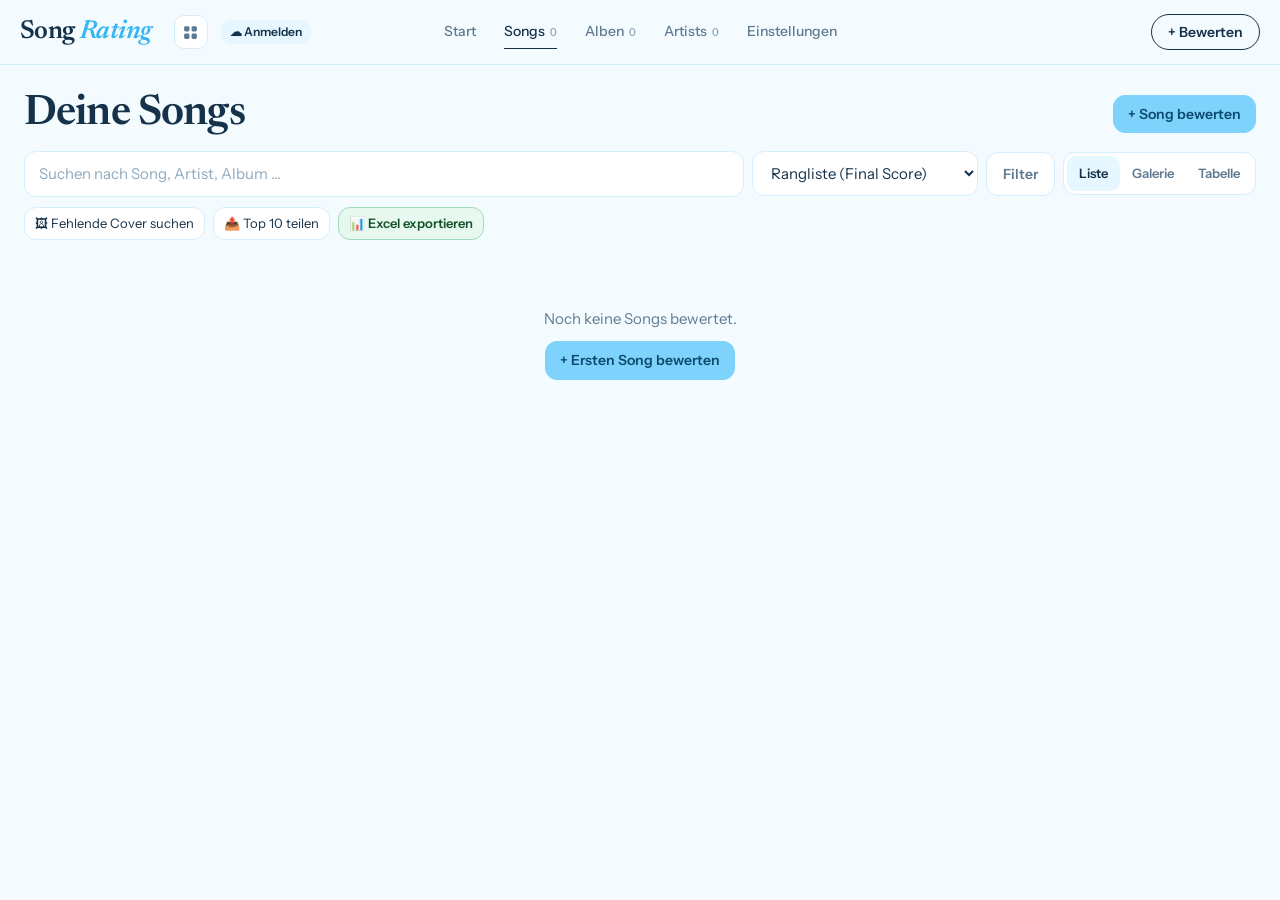
<file: songs.html>
<!doctype html>
<html lang="de">
<head>
<meta charset="utf-8">
<meta name="viewport" content="width=device-width, initial-scale=1, viewport-fit=cover">
<meta name="theme-color" content="#b5e6fd">
<meta name="apple-mobile-web-app-capable" content="yes">
<meta name="mobile-web-app-capable" content="yes">
<meta name="apple-mobile-web-app-title" content="Song Rating">
<link rel="manifest" href="manifest.webmanifest">
<link rel="icon" type="image/png" href="assets/icons/icon-192.png">
<link rel="apple-touch-icon" href="assets/icons/apple-touch-icon.png">
<title>Songs – Song Rating</title>
<script src="assets/js/theme.js"></script>
<link rel="preconnect" href="https://fonts.googleapis.com">
<link rel="preconnect" href="https://fonts.gstatic.com" crossorigin>
<link rel="stylesheet" href="https://fonts.googleapis.com/css2?family=Instrument+Sans:wght@400;500;600;700&family=Newsreader:ital,opsz,wght@0,6..72,500;0,6..72,600;0,6..72,700;1,6..72,600&display=swap">
<link rel="stylesheet" href="assets/css/base.css?v=7">
<link rel="stylesheet" href="assets/css/liste.css?v=8">
<link rel="stylesheet" href="assets/css/mobile.css?v=11">
<link rel="stylesheet" href="assets/css/share.css">
</head>
<body>
<header id="top" data-active="songs"></header>

<main class="wrap wide">
  <div class="page-head">
    <h1>Deine Songs</h1>
    <a class="btn primary" href="bewerten.html">+ Song bewerten</a>
  </div>
  <div class="tools">
    <input id="filter" placeholder="Suchen nach Song, Artist, Album …">
    <select id="sort" aria-label="Sortieren"></select>
    <div class="seg">
      <button data-view="list">Liste</button>
      <button data-view="gallery">Galerie</button>
      <button data-view="table">Tabelle</button>
    </div>
  </div>
  <div class="tools2">
    <button id="fetchCovers" hidden>🖼 Fehlende Cover suchen</button>
    <button id="shareTop">📤 Top 10 teilen</button>
    <button class="excel" id="exportExcel">📊 Excel exportieren</button>
    <span class="toast" id="toast"></span>
  </div>
  <div id="list"></div>
</main>

<script src="assets/js/defaults.js?v=4"></script>
<script src="assets/js/texts-de.js?v=4"></script>
<script src="assets/js/texts-zh.js?v=4"></script>
<script src="assets/js/language.js?v=3"></script>
<script src="assets/js/i18n-zh.js?v=10"></script>
<script src="assets/js/i18n.js?v=2"></script>
<script src="assets/js/common.js?v=17"></script>
<script src="assets/js/apps.js?v=4"></script>
<script src="assets/vendor/supabase.min.js"></script>
<script src="assets/js/cloud-config.js"></script>
<script src="assets/js/cloud.js?v=3"></script>
<script src="assets/js/itunes.js?v=2"></script>
<script src="assets/js/list-view.js?v=8"></script>
<script src="assets/js/excel.js?v=13"></script>
<script src="assets/js/share.js"></script>
<script src="assets/js/songs.js?v=10"></script>
</body>
</html>
</file>
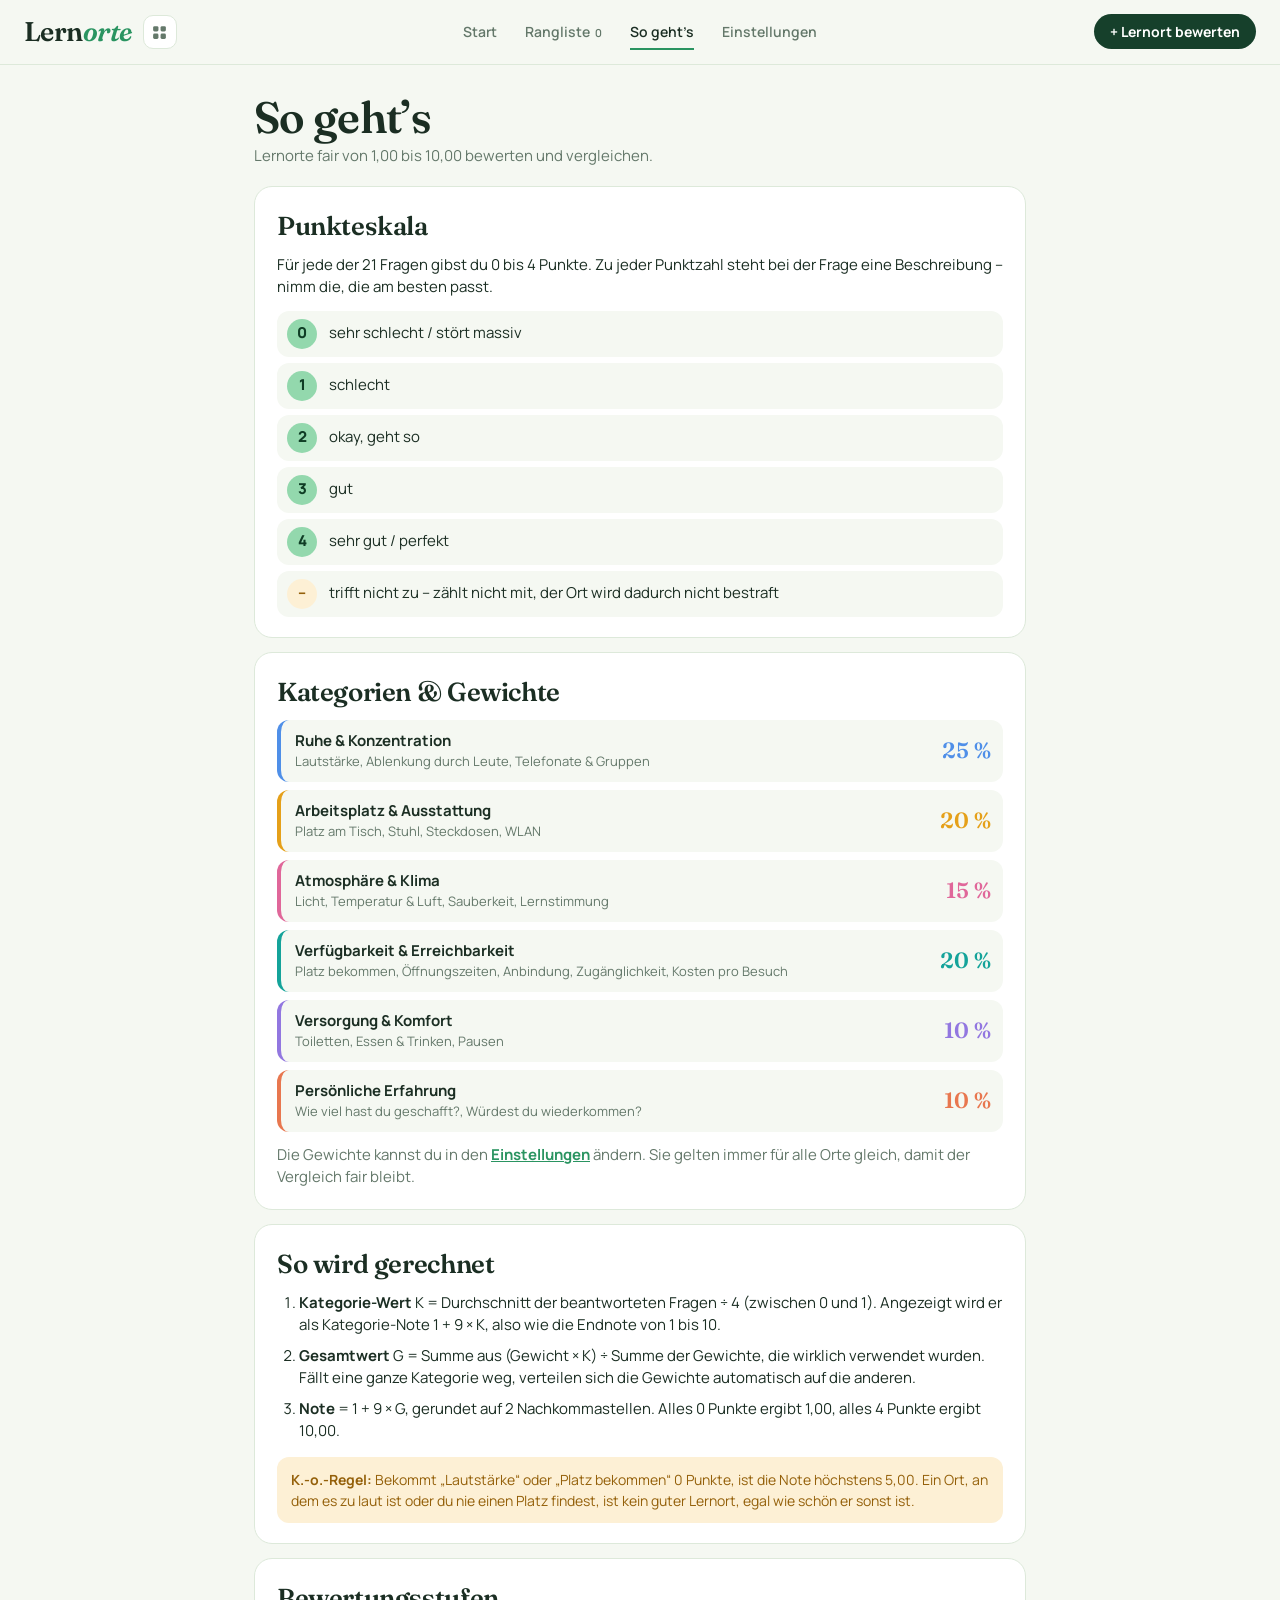
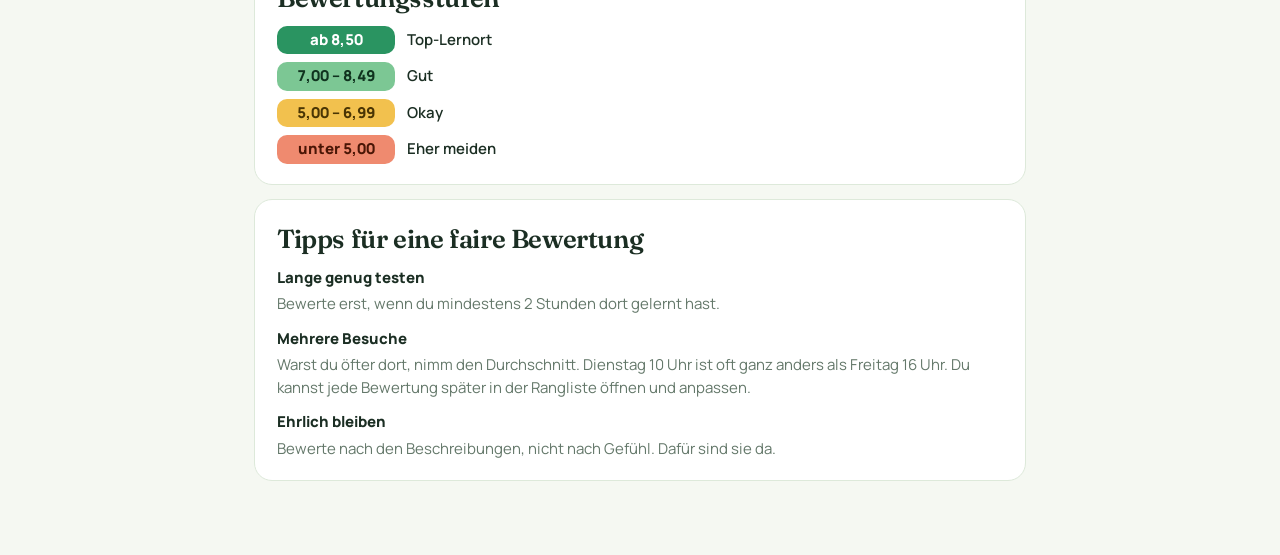
<file: bib/anleitung.html>
<!doctype html>
<html lang="de">
<head>
<meta charset="utf-8">
<meta name="viewport" content="width=device-width, initial-scale=1, viewport-fit=cover">
<meta name="theme-color" content="#cdeed7">
<meta name="apple-mobile-web-app-capable" content="yes">
<meta name="mobile-web-app-capable" content="yes">
<meta name="apple-mobile-web-app-title" content="Lernorte">
<link rel="manifest" href="manifest.webmanifest">
<link rel="icon" type="image/png" href="icons/icon-192.png">
<link rel="apple-touch-icon" href="icons/apple-touch-icon.png">
<title>So geht’s – Lernorte</title>
<script src="js/theme.js?v=8"></script>
<link rel="preconnect" href="https://fonts.googleapis.com">
<link rel="preconnect" href="https://fonts.gstatic.com" crossorigin>
<link rel="stylesheet" href="https://fonts.googleapis.com/css2?family=Fraunces:ital,opsz,wght@0,9..144,500;0,9..144,600;1,9..144,600&family=Manrope:wght@400;500;600;700;800&display=swap">
<link rel="stylesheet" href="css/base.css?v=4">
<link rel="stylesheet" href="css/text.css?v=4">
<link rel="stylesheet" href="css/mobile.css?v=4">
</head>
<body>
<header id="top" data-active="anleitung"></header>

<main class="wrap narrow">
  <div class="page-head"><div><h1>So geht’s</h1><p>Lernorte fair von 1,00 bis 10,00 bewerten und vergleichen.</p></div></div>

  <section class="card">
    <h2>Punkteskala</h2>
    <p>Für jede der 21 Fragen gibst du 0 bis 4 Punkte. Zu jeder Punktzahl steht bei der Frage eine Beschreibung – nimm die, die am besten passt.</p>
    <div class="scale">
      <div><b>0</b>sehr schlecht / stört massiv</div>
      <div><b>1</b>schlecht</div>
      <div><b>2</b>okay, geht so</div>
      <div><b>3</b>gut</div>
      <div><b>4</b>sehr gut / perfekt</div>
      <div class="na-s"><b>–</b>trifft nicht zu – zählt nicht mit, der Ort wird dadurch nicht bestraft</div>
    </div>
  </section>

  <section class="card">
    <h2>Kategorien &amp; Gewichte</h2>
    <div id="cats" class="cat-list"></div>
    <p class="muted">Die Gewichte kannst du in den <a href="einstellungen.html">Einstellungen</a> ändern. Sie gelten immer für alle Orte gleich, damit der Vergleich fair bleibt.</p>
  </section>

  <section class="card">
    <h2>So wird gerechnet</h2>
    <ol class="calc">
      <li><b>Kategorie-Wert</b> K = Durchschnitt der beantworteten Fragen ÷ 4 (zwischen 0 und 1). Angezeigt wird er als Kategorie-Note 1 + 9 × K, also wie die Endnote von 1 bis 10.</li>
      <li><b>Gesamtwert</b> G = Summe aus (Gewicht × K) ÷ Summe der Gewichte, die wirklich verwendet wurden. Fällt eine ganze Kategorie weg, verteilen sich die Gewichte automatisch auf die anderen.</li>
      <li><b>Note</b> = 1 + 9 × G, gerundet auf 2 Nachkommastellen. Alles 0 Punkte ergibt 1,00, alles 4 Punkte ergibt 10,00.</li>
    </ol>
    <div class="ko-note"><b>K.-o.-Regel:</b> Bekommt „Lautstärke“ oder „Platz bekommen“ 0 Punkte, ist die Note höchstens 5,00. Ein Ort, an dem es zu laut ist oder du nie einen Platz findest, ist kein guter Lernort, egal wie schön er sonst ist.</div>
  </section>

  <section class="card">
    <h2>Bewertungsstufen</h2>
    <div class="levels">
      <div><span class="chip top">ab 8,50</span> Top-Lernort</div>
      <div><span class="chip good">7,00 – 8,49</span> Gut</div>
      <div><span class="chip ok">5,00 – 6,99</span> Okay</div>
      <div><span class="chip bad">unter 5,00</span> Eher meiden</div>
    </div>
  </section>

  <section class="card">
    <h2>Tipps für eine faire Bewertung</h2>
    <dl class="tips">
      <dt>Lange genug testen</dt><dd>Bewerte erst, wenn du mindestens 2 Stunden dort gelernt hast.</dd>
      <dt>Mehrere Besuche</dt><dd>Warst du öfter dort, nimm den Durchschnitt. Dienstag 10 Uhr ist oft ganz anders als Freitag 16 Uhr. Du kannst jede Bewertung später in der Rangliste öffnen und anpassen.</dd>
      <dt>Ehrlich bleiben</dt><dd>Bewerte nach den Beschreibungen, nicht nach Gefühl. Dafür sind sie da.</dd>
    </dl>
  </section>
</main>

<script src="js/fragen.js?v=8"></script>
<script src="js/common.js?v=8"></script>
<script src="../assets/js/apps.js?v=8"></script>
<script src="../assets/vendor/supabase.min.js"></script>
<script src="../assets/js/cloud-config.js?v=8"></script>
<script src="js/cloud.js?v=8"></script>
<script>
  $('cats').innerHTML = CATS.map(c => `<div class="cat-item" style="--c:${c.color}">
    <div><b>${esc(c.name)}</b><span>${esc(c.desc)}</span></div><em>${Math.round(c.w * 100)} %</em></div>`).join('');
</script>
</body>
</html>
</file>
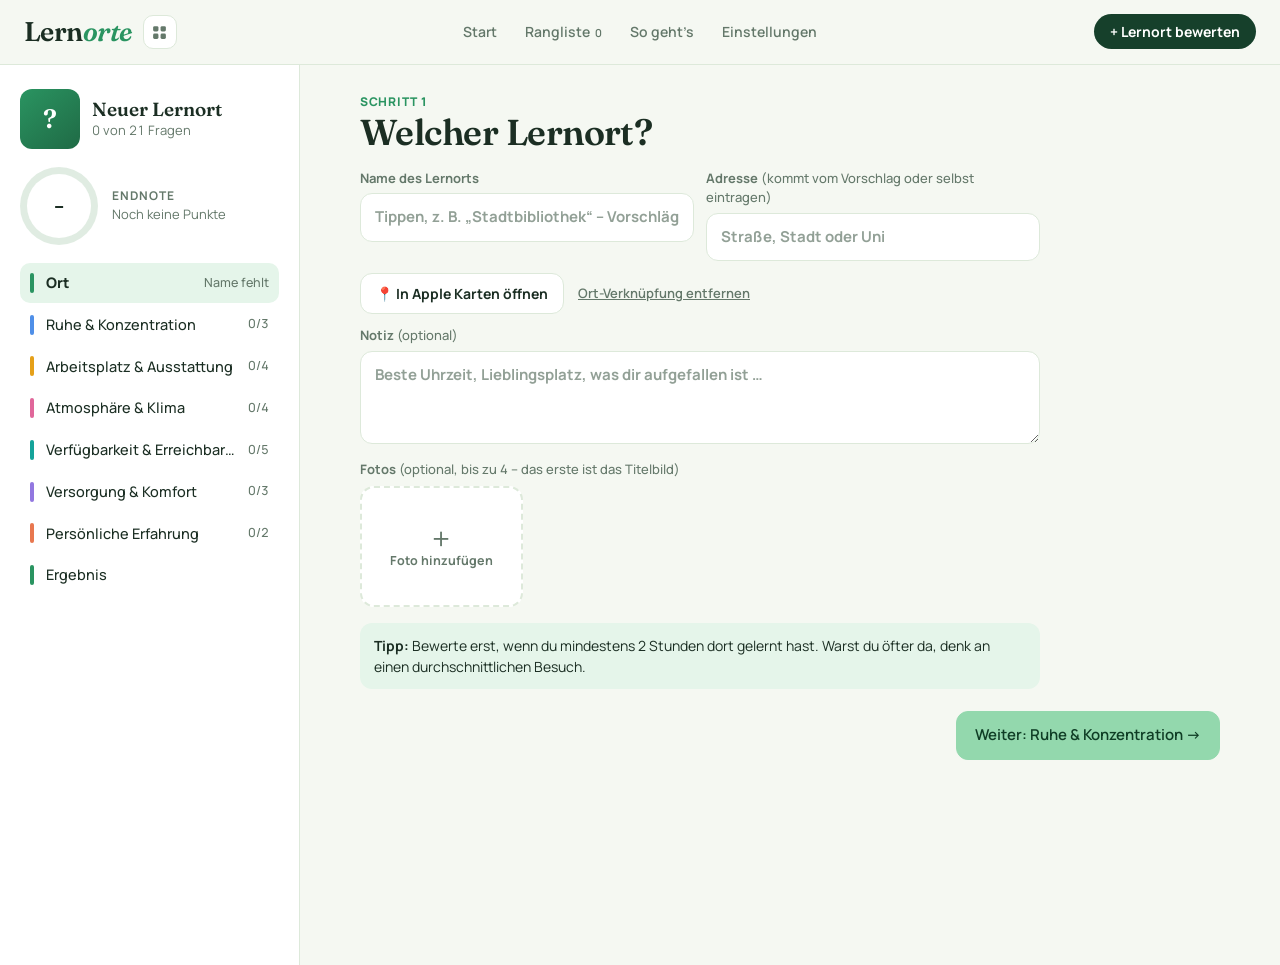
<file: bib/bewerten.html>
<!doctype html>
<html lang="de">
<head>
<meta charset="utf-8">
<meta name="viewport" content="width=device-width, initial-scale=1, viewport-fit=cover">
<meta name="theme-color" content="#cdeed7">
<meta name="apple-mobile-web-app-capable" content="yes">
<meta name="mobile-web-app-capable" content="yes">
<meta name="apple-mobile-web-app-title" content="Lernorte">
<link rel="manifest" href="manifest.webmanifest">
<link rel="icon" type="image/png" href="icons/icon-192.png">
<link rel="apple-touch-icon" href="icons/apple-touch-icon.png">
<title>Lernort bewerten</title>
<script src="js/theme.js?v=8"></script>
<link rel="preconnect" href="https://fonts.googleapis.com">
<link rel="preconnect" href="https://fonts.gstatic.com" crossorigin>
<link rel="stylesheet" href="https://fonts.googleapis.com/css2?family=Fraunces:ital,opsz,wght@0,9..144,500;0,9..144,600;1,9..144,600&family=Manrope:wght@400;500;600;700;800&display=swap">
<link rel="stylesheet" href="css/base.css?v=4">
<link rel="stylesheet" href="css/bewerten.css?v=5">
<link rel="stylesheet" href="css/share.css?v=4">
<link rel="stylesheet" href="css/mobile.css?v=4">
</head>
<body>
<header id="top" data-active="rate"></header>

<div class="rate">
  <aside class="side">
    <div class="side-head">
      <span id="sideImg"></span>
      <div class="side-title"><div class="now" id="now">Neuer Lernort</div><div class="answered" id="answered"></div><div class="auto-state" id="autoState"></div></div>
    </div>
    <div class="final">
      <div class="final-badge" id="badge"><span id="final">–</span></div>
      <div class="final-text"><div class="lbl">Endnote</div><div class="hint" id="finalHint">Noch keine Punkte</div></div>
    </div>
    <div class="steps" id="steps"></div>
  </aside>

  <main class="rate-main">
    <div id="pages">
      <div class="page" style="--c:var(--accent-strong)">
        <div class="page-title"><div><div class="kicker">Schritt 1</div><h2>Welcher Lernort?</h2></div></div>
        <div class="meta">
          <div class="name-wrap">
            <label>Name des Lernorts<input id="name" placeholder="Tippen, z. B. „Stadtbibliothek“ – Vorschläge kommen" autocomplete="off" autocorrect="off" enterkeyhint="search"></label>
            <div class="suggest" id="nameSug" hidden></div>
          </div>
          <label>Adresse <span class="opt-l">(kommt vom Vorschlag oder selbst eintragen)</span><input id="where" placeholder="Straße, Stadt oder Uni" autocomplete="off"></label>
          <div class="geo-row full" id="geoRow" hidden>
            <a class="btn map-btn" id="mapLink" target="_blank" rel="noopener">📍 In Apple Karten öffnen</a>
            <button type="button" class="linkbtn" id="geoClear">Ort-Verknüpfung entfernen</button>
          </div>
          <label class="full">Notiz <span class="opt-l">(optional)</span><textarea id="note" rows="3" placeholder="Beste Uhrzeit, Lieblingsplatz, was dir aufgefallen ist …"></textarea></label>
        </div>
        <div class="photos-box">
          <div class="ph-head"><b>Fotos</b> <span class="opt-l">(optional, bis zu 4 – das erste ist das Titelbild)</span></div>
          <div class="photos" id="photos"></div>
          <div class="ph-msg" id="phMsg"></div>
        </div>
        <div class="tip"><b>Tipp:</b> Bewerte erst, wenn du mindestens 2 Stunden dort gelernt hast. Warst du öfter da, denk an einen durchschnittlichen Besuch.</div>
      </div>
      <!-- Kategorie-Seiten werden von bewerten.js eingefügt -->
      <div class="page" style="--c:var(--accent-strong)">
        <div class="page-title"><div><div class="kicker">Ergebnis</div><h2>Deine Note</h2></div></div>
        <div class="result-card">
          <div class="rc-text"><div class="rc-title" id="rcTitle"></div><div class="rc-hint" id="rcHint"></div></div>
          <div class="rc-score" id="rcScore">–</div>
        </div>
        <div class="ko-box" id="koBox" hidden></div>
        <div class="pc-box">
          <h3>👍 Top-Vorteile <small>bis zu 3 – der erste ist der wichtigste</small></h3>
          <div id="prosPick"></div>
          <h3>👎 Top-Nachteile <small>bis zu 3</small></h3>
          <div id="consPick"></div>
        </div>
        <div class="sum" id="sum"></div>
        <div class="save-row">
          <button class="primary" id="save">Fertig – zur Rangliste</button>
          <button id="share" hidden>📤 Teilen</button>
          <button id="newPlace">Neuer Lernort</button>
          <button class="danger" id="delete" hidden>Löschen</button>
          <span class="toast" id="toast"></span>
        </div>
      </div>
    </div>
  </main>
</div>

<script src="js/fragen.js?v=8"></script>
<script src="js/common.js?v=8"></script>
<script src="../assets/js/apps.js?v=8"></script>
<script src="../assets/vendor/supabase.min.js"></script>
<script src="../assets/js/cloud-config.js?v=8"></script>
<script src="js/cloud.js?v=8"></script>
<script src="js/share.js?v=8"></script>
<script src="js/vorteile.js?v=8"></script>
<script src="js/ortsuche.js?v=8"></script>
<script src="js/bewerten.js?v=8"></script>
</body>
</html>
</file>
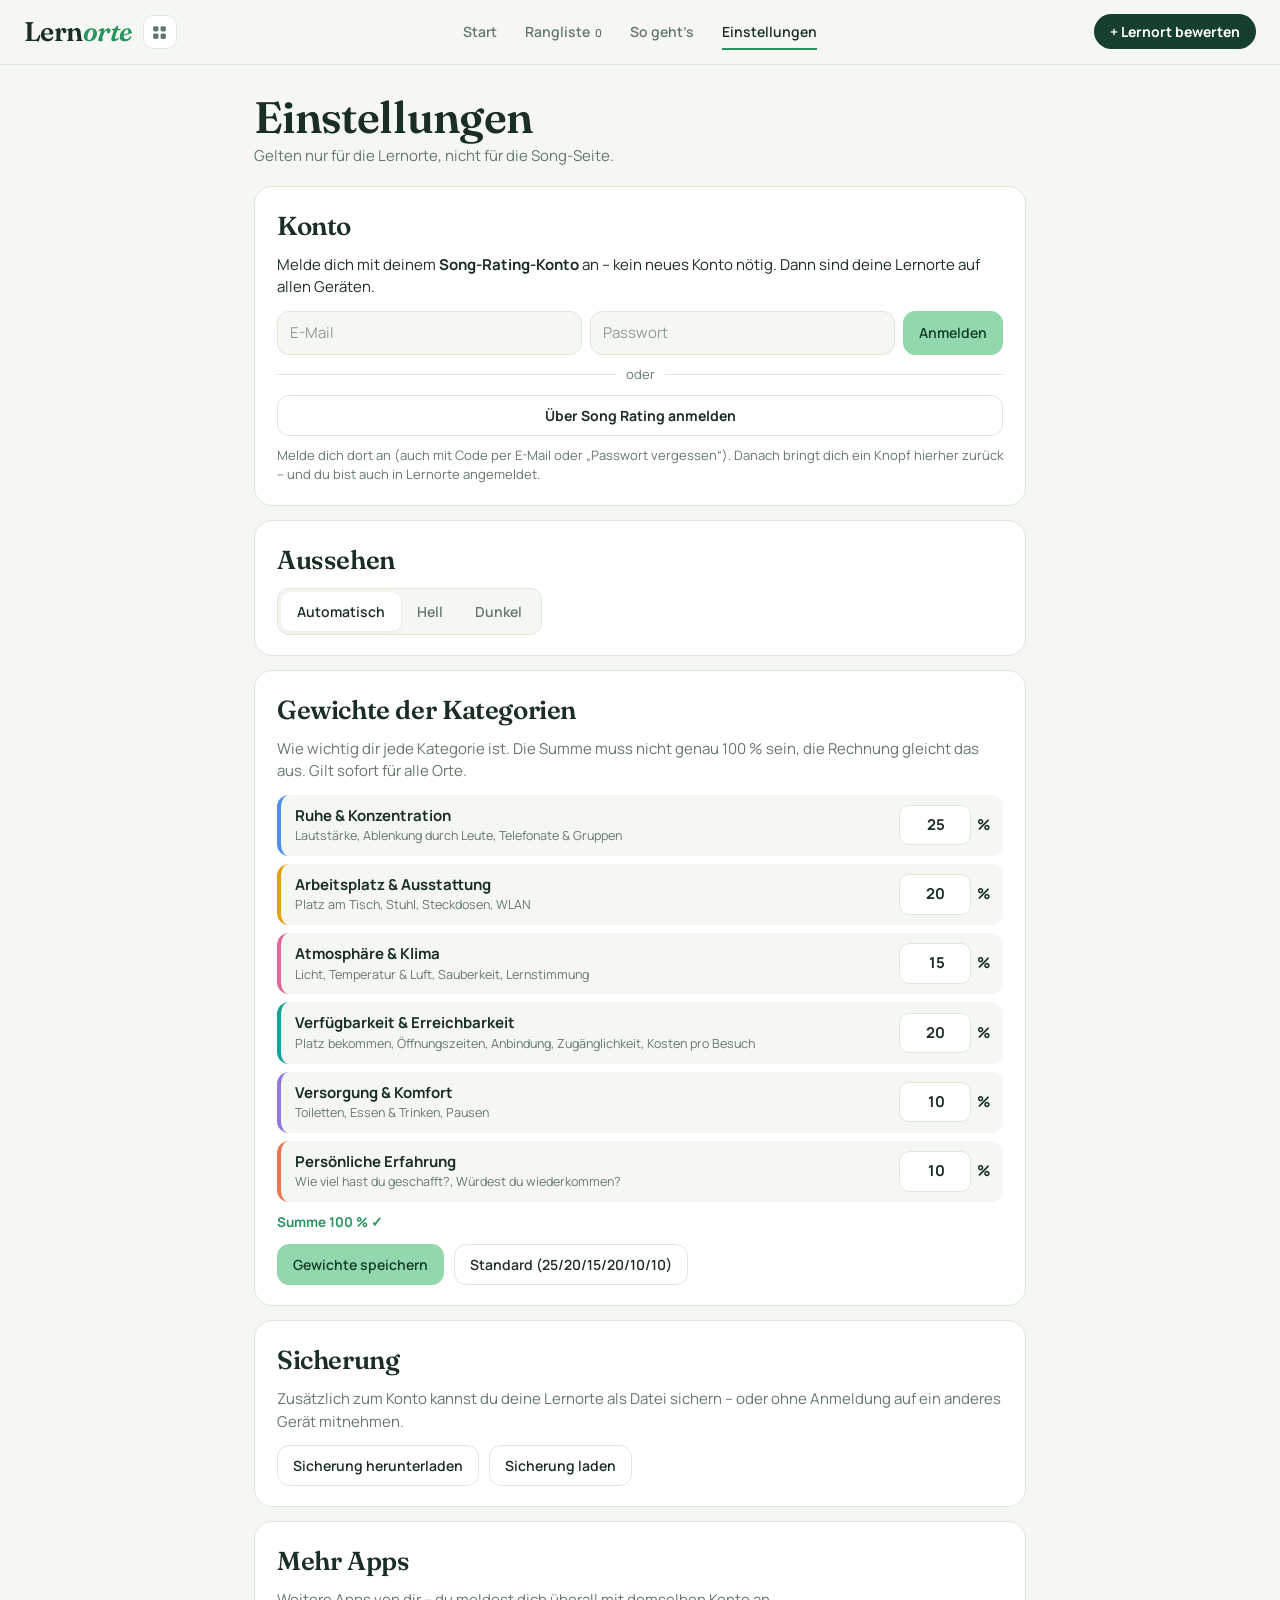
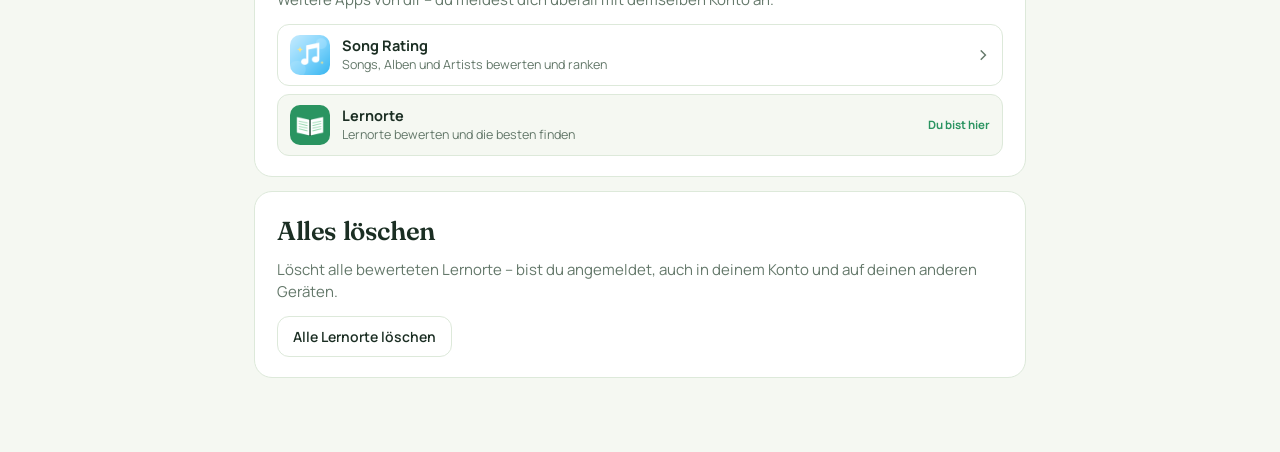
<file: bib/einstellungen.html>
<!doctype html>
<html lang="de">
<head>
<meta charset="utf-8">
<meta name="viewport" content="width=device-width, initial-scale=1, viewport-fit=cover">
<meta name="theme-color" content="#cdeed7">
<meta name="apple-mobile-web-app-capable" content="yes">
<meta name="mobile-web-app-capable" content="yes">
<meta name="apple-mobile-web-app-title" content="Lernorte">
<link rel="manifest" href="manifest.webmanifest">
<link rel="icon" type="image/png" href="icons/icon-192.png">
<link rel="apple-touch-icon" href="icons/apple-touch-icon.png">
<title>Einstellungen – Lernorte</title>
<script src="js/theme.js?v=8"></script>
<link rel="preconnect" href="https://fonts.googleapis.com">
<link rel="preconnect" href="https://fonts.gstatic.com" crossorigin>
<link rel="stylesheet" href="https://fonts.googleapis.com/css2?family=Fraunces:ital,opsz,wght@0,9..144,500;0,9..144,600;1,9..144,600&family=Manrope:wght@400;500;600;700;800&display=swap">
<link rel="stylesheet" href="css/base.css?v=4">
<link rel="stylesheet" href="css/text.css?v=4">
<link rel="stylesheet" href="css/mobile.css?v=4">
</head>
<body>
<header id="top" data-active="settings"></header>

<main class="wrap narrow">
  <div class="page-head"><div><h1>Einstellungen</h1><p>Gelten nur für die Lernorte, nicht für die Song-Seite.</p></div></div>

  <section class="card">
    <h2>Konto</h2>
    <div id="account"><p class="muted">Lade …</p></div>
  </section>

  <section class="card">
    <h2>Aussehen</h2>
    <div class="seg" id="theme">
      <button data-t="auto">Automatisch</button>
      <button data-t="light">Hell</button>
      <button data-t="dark">Dunkel</button>
    </div>
  </section>

  <section class="card">
    <h2>Gewichte der Kategorien</h2>
    <p class="muted">Wie wichtig dir jede Kategorie ist. Die Summe muss nicht genau 100 % sein, die Rechnung gleicht das aus. Gilt sofort für alle Orte.</p>
    <div id="weights" class="weights"></div>
    <div class="wsum" id="wsum"></div>
    <div class="row-btns"><button class="primary" id="saveW">Gewichte speichern</button><button id="resetW">Standard (25/20/15/20/10/10)</button><span class="toast" id="wToast"></span></div>
  </section>

  <section class="card">
    <h2>Sicherung</h2>
    <p class="muted">Zusätzlich zum Konto kannst du deine Lernorte als Datei sichern – oder ohne Anmeldung auf ein anderes Gerät mitnehmen.</p>
    <div class="row-btns">
      <button id="export">Sicherung herunterladen</button>
      <label class="btn">Sicherung laden<input type="file" id="import" accept=".json,application/json" hidden></label>
      <span class="toast" id="bToast"></span>
    </div>
  </section>

  <section class="card">
    <h2>Mehr Apps</h2>
    <p class="muted">Weitere Apps von dir – du meldest dich überall mit demselben Konto an.</p>
    <div id="moreApps"></div>
  </section>

  <section class="card">
    <h2>Alles löschen</h2>
    <p class="muted">Löscht alle bewerteten Lernorte – bist du angemeldet, auch in deinem Konto und auf deinen anderen Geräten.</p>
    <button class="danger" id="wipe">Alle Lernorte löschen</button>
  </section>
</main>

<script src="js/fragen.js?v=8"></script>
<script src="js/common.js?v=8"></script>
<script src="../assets/js/apps.js?v=8"></script>
<script src="../assets/vendor/supabase.min.js"></script>
<script src="../assets/js/cloud-config.js?v=8"></script>
<script src="js/cloud.js?v=8"></script>
<script src="js/konto.js?v=8"></script>
<script src="js/einstellungen.js?v=8"></script>
</body>
</html>
</file>
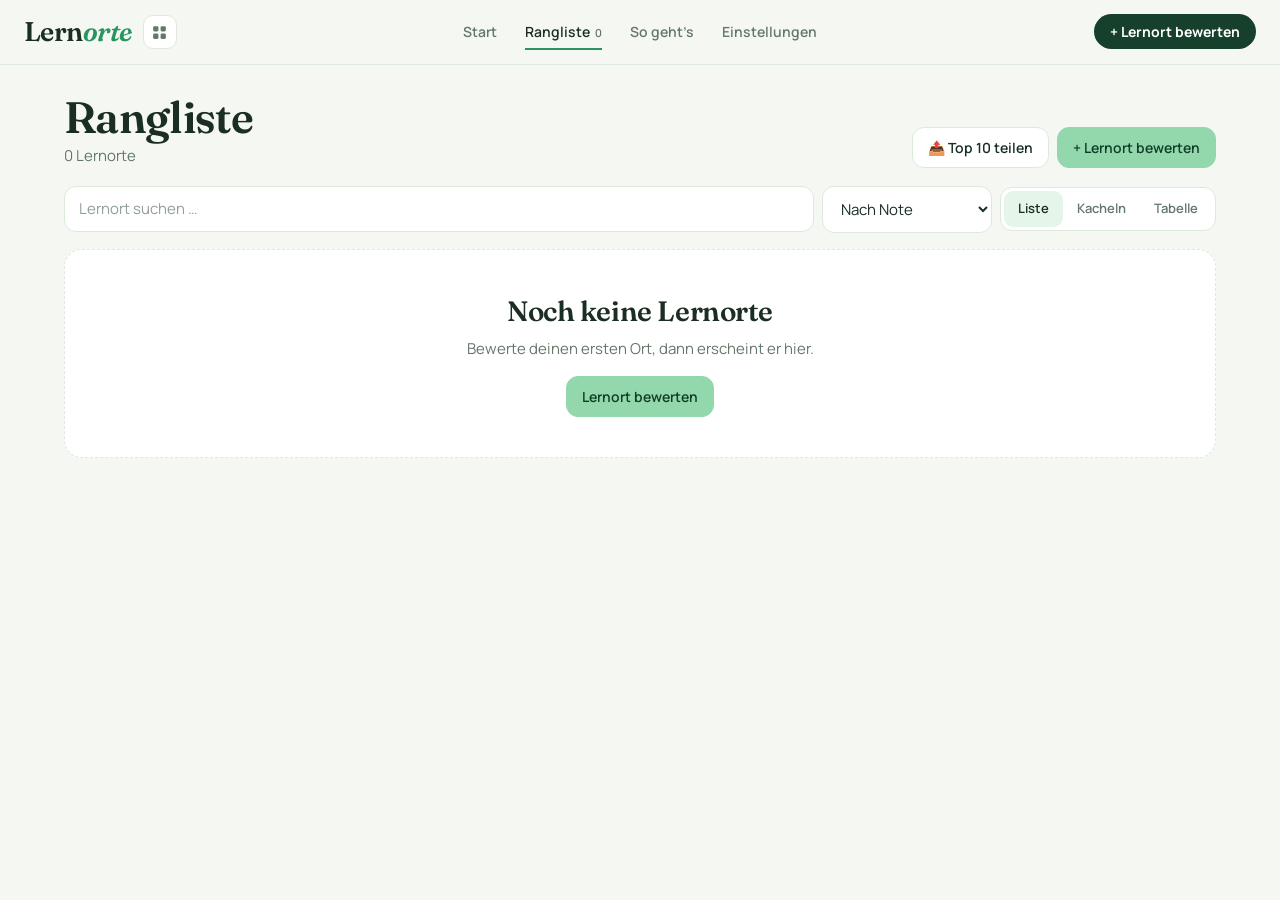
<file: bib/orte.html>
<!doctype html>
<html lang="de">
<head>
<meta charset="utf-8">
<meta name="viewport" content="width=device-width, initial-scale=1, viewport-fit=cover">
<meta name="theme-color" content="#cdeed7">
<meta name="apple-mobile-web-app-capable" content="yes">
<meta name="mobile-web-app-capable" content="yes">
<meta name="apple-mobile-web-app-title" content="Lernorte">
<link rel="manifest" href="manifest.webmanifest">
<link rel="icon" type="image/png" href="icons/icon-192.png">
<link rel="apple-touch-icon" href="icons/apple-touch-icon.png">
<title>Rangliste – Lernorte</title>
<script src="js/theme.js?v=8"></script>
<link rel="preconnect" href="https://fonts.googleapis.com">
<link rel="preconnect" href="https://fonts.gstatic.com" crossorigin>
<link rel="stylesheet" href="https://fonts.googleapis.com/css2?family=Fraunces:ital,opsz,wght@0,9..144,500;0,9..144,600;1,9..144,600&family=Manrope:wght@400;500;600;700;800&display=swap">
<link rel="stylesheet" href="css/base.css?v=4">
<link rel="stylesheet" href="css/orte.css?v=4">
<link rel="stylesheet" href="css/share.css?v=4">
<link rel="stylesheet" href="css/mobile.css?v=4">
</head>
<body>
<header id="top" data-active="orte"></header>

<main class="wrap">
  <div class="page-head">
    <div><h1>Rangliste</h1><p id="sub"></p></div>
    <div class="head-btns"><button id="shareTop">📤 Top 10 teilen</button><a class="btn primary" href="bewerten.html">+ Lernort bewerten</a></div>
  </div>
  <div class="tools">
    <input id="q" type="search" placeholder="Lernort suchen …" autocomplete="off">
    <select id="sort">
      <option value="note">Nach Note</option>
      <option value="name">Nach Name (A–Z)</option>
      <option value="new">Zuletzt bewertet</option>
    </select>
    <div class="seg" id="view">
      <button data-v="list">Liste</button>
      <button data-v="grid">Kacheln</button>
      <button data-v="table">Tabelle</button>
    </div>
  </div>
  <div id="out"></div>
</main>

<script src="js/fragen.js?v=8"></script>
<script src="js/common.js?v=8"></script>
<script src="../assets/js/apps.js?v=8"></script>
<script src="../assets/vendor/supabase.min.js"></script>
<script src="../assets/js/cloud-config.js?v=8"></script>
<script src="js/cloud.js?v=8"></script>
<script src="js/share.js?v=8"></script>
<script src="js/orte.js?v=8"></script>
</body>
</html>
</file>
<file: assets/css/base.css>
/* Shared look: colors, header/nav, buttons, covers */
:root{
  --bg:#f4fbff;--card:#ffffff;--text:#16324a;--muted:#5f7a90;--line:#d6eefb;
  --accent:#7dd3fc;--accent-strong:#38b6f0;--accent-soft:#e6f7ff;--track:#dcf0fb;--na:#a9bfcf;
  --hero1:#b5e6fd;--hero2:#e0f5ff;--hero-text:#0f3554;--on-accent:#0c4a6e;
  --skip:#fff3d6;--skip-text:#9a6a00;color-scheme:light;
  --hero-sub:#2d5b7c;--hero-em:#1d7fb0;--ink:#0f3554;--ink-hover:#16486f;--ink-card:#0f3554;--ink-score:#b5e6fd;
  --hero-btn2:rgba(255,255,255,.7);--hero-btn2-hover:#fff;--soft-track:#eef6fb;--shadow:rgba(15,53,84,.06);
  --serif:"Newsreader",Georgia,"Times New Roman","Songti SC","Noto Serif SC",serif;
  --sans:"Instrument Sans",-apple-system,BlinkMacSystemFont,"Segoe UI",Roboto,"PingFang SC","Hiragino Sans GB","Microsoft YaHei","Noto Sans SC",sans-serif;
}
/* dark colors: chosen in the settings (data-theme), or automatically when the device is in dark mode */
:root[data-theme=dark]{--bg:#0e1a24;--card:#152532;--text:#e4f1fa;--muted:#8fa9bc;--line:#24394a;
    --accent:#7dd3fc;--accent-strong:#a5e3fd;--accent-soft:#183a52;--track:#24394a;--na:#4d6475;
    --hero1:#1d5f8a;--hero2:#2b7fb3;--hero-text:#eaf6fe;--on-accent:#0c4a6e;
    --skip:#3a3018;--skip-text:#f2c35b;color-scheme:dark;
    --hero-sub:#cfe8f7;--hero-em:#a5e3fd;--ink:#0e1a24;--ink-hover:#152532;--ink-card:#1d5f8a;--ink-score:#e0f5ff;
    --hero-btn2:rgba(255,255,255,.14);--hero-btn2-hover:rgba(255,255,255,.24);--soft-track:#1d3040;--shadow:rgba(0,0,0,.25)}
@media (prefers-color-scheme: dark){
  :root:not([data-theme=light]){--bg:#0e1a24;--card:#152532;--text:#e4f1fa;--muted:#8fa9bc;--line:#24394a;
    --accent:#7dd3fc;--accent-strong:#a5e3fd;--accent-soft:#183a52;--track:#24394a;--na:#4d6475;
    --hero1:#1d5f8a;--hero2:#2b7fb3;--hero-text:#eaf6fe;--on-accent:#0c4a6e;
    --skip:#3a3018;--skip-text:#f2c35b;color-scheme:dark;
    --hero-sub:#cfe8f7;--hero-em:#a5e3fd;--ink:#0e1a24;--ink-hover:#152532;--ink-card:#1d5f8a;--ink-score:#e0f5ff;
    --hero-btn2:rgba(255,255,255,.14);--hero-btn2-hover:rgba(255,255,255,.24);--soft-track:#1d3040;--shadow:rgba(0,0,0,.25)}
}
*{box-sizing:border-box}
body{margin:0;background:var(--bg);color:var(--text);font:15px/1.45 var(--sans);-webkit-font-smoothing:antialiased}
a{color:inherit}
h1,h2,h3{font-family:var(--serif);font-weight:600;letter-spacing:-.02em}
.wrap{max-width:1400px;margin:0 auto;padding:0 16px}
input::placeholder{color:#8fa9bc}

button,.btn{font:inherit;font-size:14px;padding:8px 14px;border-radius:12px;border:1px solid var(--line);
  background:var(--card);color:var(--text);cursor:pointer;text-decoration:none;display:inline-block}
button:hover,.btn:hover{border-color:var(--accent-strong)}
button.primary,.btn.primary{background:var(--accent);border-color:var(--accent);color:var(--on-accent);font-weight:600}
button.primary:hover,.btn.primary:hover{background:#bae6fd;border-color:#bae6fd}
button:disabled{opacity:.4;cursor:default}

/* page title (serif) used on the overview and settings pages */
.page-head{display:flex;justify-content:space-between;align-items:center;gap:12px;flex-wrap:wrap;margin:28px 0 16px}
.page-head h1{margin:0;font-size:42px;line-height:1}

/* header: logo · page tabs · "+ Bewerten" menu */
header{background:var(--bg);border-bottom:1px solid var(--line)}
/* full width: logo in the left corner (in line with the rating sidebar), "+ Bewerten" in the right corner */
.head{padding:0 20px;min-height:64px;display:grid;grid-template-columns:1fr auto 1fr;align-items:center;gap:24px}
.head-left{display:flex;align-items:center;gap:12px;min-width:0}
.logo{font-family:var(--serif);font-size:26px;line-height:1;font-weight:600;letter-spacing:-.02em;text-decoration:none;color:var(--text);white-space:nowrap}
.logo em{color:var(--accent-strong);margin-left:5px}
.cloud{font-size:12px;font-weight:600;text-decoration:none;padding:3px 10px;border-radius:20px;
  background:var(--accent-soft);color:var(--text);white-space:nowrap}
.cloud[hidden]{display:none}
.cloud.warn{background:#fff3d6;color:#9a6a00}
nav{display:flex;gap:28px;overflow-x:auto;max-width:100%}
.tab{font-size:14px;font-weight:500;padding:6px 0;color:var(--muted);text-decoration:none;white-space:nowrap;
  border-bottom:1.5px solid transparent}
.tab:hover{color:var(--text)}
.tab.active{color:var(--text);border-bottom-color:var(--text)}
.count{margin-left:5px;font-size:11px;color:#8fa9bc;font-variant-numeric:tabular-nums}
.head-right{justify-self:end;position:relative}
.plus-btn{font-weight:600;padding:7px 16px;border-radius:99px;border:1px solid var(--text);background:none;color:var(--text);white-space:nowrap}
.plus-btn:hover{background:var(--text);color:var(--bg);border-color:var(--text)}
.plus-menu{position:absolute;right:0;top:calc(100% + 8px);z-index:30;background:var(--card);border:1px solid var(--line);border-radius:14px;
  box-shadow:0 12px 32px rgba(15,53,84,.16);padding:6px;display:flex;flex-direction:column;min-width:220px}
.plus-menu[hidden]{display:none}
.plus-menu a{padding:12px 14px;border-radius:10px;font-weight:600;text-decoration:none}
.plus-menu a:hover{background:var(--accent-soft)}
.plus-menu small{display:block;font-size:12.5px;font-weight:400;color:var(--muted)}
@media (max-width:900px){
  .head{padding:0 16px;gap:16px}
  nav{gap:18px}
  .cloud{display:none}
}

/* score chip + covers */
.chip{display:inline-block;min-width:48px;text-align:center;padding:3px 8px;border-radius:12px;font-weight:700;
  color:var(--on-accent);font-variant-numeric:tabular-nums}
.cover{display:block;object-fit:cover;background:var(--accent-soft);aspect-ratio:1}
.cover-ph{display:grid;place-items:center;background:linear-gradient(135deg,#bae6fd,#e0f2fe 60%,#ddd6fe);
  color:#0c4a6e;font-weight:700}
.cover-ph span{font-size:2.2em;opacity:.7}
.toast{font-size:14px;color:var(--accent-strong);font-weight:600}

/* round rank badge on covers */
.medal{position:absolute;left:8px;top:8px;min-width:30px;height:30px;padding:0 6px;border-radius:15px;display:grid;place-items:center;
  font-family:var(--serif);font-weight:700;font-size:16px;background:rgba(255,255,255,.92);color:#0f3554;box-shadow:0 2px 6px rgba(0,0,0,.2)}
.medal.m1{background:#facc15;color:#713f12}
.medal.m2{background:#e2e8f0;color:#334155}
.medal.m3{background:#f0a868;color:#7c2d12}
.medal.ma{background:#0f3554;color:#b5e6fd}
</file>
<file: assets/css/start.css>
/* Start page: light-blue hero, stat tiles, top 3, charts, new-release rails */
.start{padding-bottom:64px}

/* hero */
.hero-wrap{max-width:1400px;margin:0 auto;padding:24px 32px 0}
.hero{background:var(--hero1);color:var(--hero-text);border-radius:24px;padding:40px;
  display:flex;flex-wrap:wrap;justify-content:space-between;align-items:flex-end;gap:18px}
.hero h1{margin:0;font-size:64px;line-height:1}
.hero h1 em{color:var(--hero-em)}
.hero p{margin:6px 0 0;font-size:16px;color:var(--hero-sub)}
.hero-actions{display:grid;grid-template-columns:1fr 1fr;gap:8px}
.hero-actions .btn{border:0;font-weight:600;font-size:15px;text-align:center;padding:13px 20px;border-radius:12px}
.hero-main{background:var(--ink);color:#fff}
.hero-main:hover{background:var(--ink-hover)}
.hero-alt{background:var(--hero-btn2);color:var(--hero-text)}
.hero-alt:hover{background:var(--hero-btn2-hover)}

.start-main{max-width:1400px;margin:0 auto;padding:28px 32px 0}
.block{margin:0 0 28px}
.block-head{display:flex;justify-content:space-between;align-items:flex-end;gap:12px;flex-wrap:wrap;margin-bottom:12px}
.block-head h2{margin:0;font-size:30px;line-height:1.1}
.block-head span{display:block;color:var(--muted);font-size:13px}
.block-head a{font-size:14px;font-weight:600;color:var(--accent-strong);text-decoration:none;align-self:baseline}

/* stat tiles */
.tiles{display:grid;grid-template-columns:repeat(4,minmax(0,1fr));gap:12px;margin-bottom:28px}
.tile{background:var(--card);border:1px solid var(--line);border-radius:16px;padding:16px 18px;min-width:0;
  box-shadow:0 6px 20px var(--shadow);display:flex;flex-direction:column;gap:2px}
.tile-label{font-size:12.5px;color:var(--muted);font-weight:600}
.tile-value{font-family:var(--serif);font-size:48px;font-weight:600;letter-spacing:-.02em;line-height:1.15;
  font-variant-numeric:tabular-nums;white-space:nowrap;overflow:hidden;text-overflow:ellipsis}
.tile:last-child .tile-value{font-size:30px;padding-top:12px}
.tile-sub{font-size:12px;color:var(--muted);min-height:16px}

/* top 3 + top album */
.podium{display:grid;grid-template-columns:repeat(4,minmax(0,1fr));gap:14px}
.pod{display:flex;flex-direction:column;gap:10px;text-decoration:none;background:var(--card);border:1px solid var(--line);
  border-radius:18px;padding:10px 10px 14px;min-width:0;transition:transform .15s,box-shadow .15s}
.pod:hover{transform:translateY(-3px);box-shadow:0 12px 28px rgba(15,53,84,.12)}
.pod-album{background:linear-gradient(160deg,var(--card),var(--accent-soft))}
.pod-cover{position:relative}
.pod-cover .cover{width:100%;border-radius:12px;font-size:28px}
.pod-info{padding:0 4px;display:flex;justify-content:space-between;align-items:flex-end;gap:8px}
.pod-text{min-width:0}
.pod-t{font-family:var(--serif);font-weight:600;font-size:18px;line-height:1.2;white-space:nowrap;overflow:hidden;text-overflow:ellipsis}
.pod-sub{font-size:12.5px;color:var(--muted);white-space:nowrap;overflow:hidden;text-overflow:ellipsis}
.pod .chip{flex:none;min-width:0;font-size:14px;padding:3px 9px;border-radius:10px}

/* charts */
.charts{display:grid;grid-template-columns:repeat(3,minmax(0,1fr));gap:14px;align-items:stretch}
.chart-card{background:var(--card);border:1px solid var(--line);border-radius:16px;padding:16px 18px;min-width:0}
.chart-card h3{margin:0;font-size:22px;line-height:1.2}
.chart-sub{margin:0 0 14px;font-size:12.5px;color:var(--muted)}
.mark{display:block;cursor:pointer;outline:none;transition:filter .12s}
.mark:hover,.mark:focus-visible{filter:brightness(1.12) saturate(1.1)}
.mark:focus-visible{box-shadow:0 0 0 2px var(--card),0 0 0 4px var(--accent-strong)}

.hbars{display:grid;gap:12px}
.hbar-label{display:flex;justify-content:space-between;gap:8px;margin-bottom:4px}
.hbar-label span{font-family:var(--serif);font-weight:600;font-size:15px;white-space:nowrap;overflow:hidden;text-overflow:ellipsis}
.hbar-label small{font-family:var(--sans);font-weight:400;font-size:12px;color:var(--muted)}
.hbar-val{font-size:13px;font-variant-numeric:tabular-nums}
.hbar-track{height:8px;border-radius:4px;background:var(--soft-track)}
.hbar-track .mark{height:100%;border-radius:4px}

.cols{position:relative;height:150px;margin-left:22px}
.cols-grid .gridline{position:absolute;left:0;right:0;border-top:1px solid var(--soft-track)}
.cols-grid .gridline:first-child{border-top-color:var(--line)}
.cols-grid .gridline span{position:absolute;left:-22px;top:-8px;width:16px;text-align:right;font-size:11px;color:var(--muted);font-variant-numeric:tabular-nums}
.cols-bars{position:absolute;inset:0;display:flex;align-items:flex-end;gap:8px}
.col{flex:1;height:100%;display:flex;align-items:flex-end;justify-content:center}
.col .mark{width:70%;border-radius:6px 6px 0 0;min-height:0}
.cols-labels{display:flex;gap:8px;margin-left:22px;margin-top:6px}
.cols-labels span{flex:1;text-align:center;font-size:11px;color:var(--muted);white-space:nowrap}
.chart-tip{position:absolute;z-index:50;background:var(--text);color:var(--bg);border-radius:8px;padding:6px 10px;font-size:12px;
  pointer-events:none;box-shadow:0 6px 18px rgba(0,0,0,.2);display:grid;max-width:240px}
.chart-tip[hidden]{display:none}
.chart-tip b{font-size:15px}
.sr-only{position:absolute;width:1px;height:1px;overflow:hidden;clip:rect(0 0 0 0);white-space:nowrap}

/* new releases: horizontally scrolling rails */
.rail{display:flex;gap:14px;overflow-x:auto;scroll-snap-type:x mandatory;padding:2px 2px 8px;scrollbar-width:none}
.rail::-webkit-scrollbar{display:none}
.rail-card{flex:none;width:150px;scroll-snap-align:start;text-decoration:none;display:flex;flex-direction:column;gap:6px}
.rail-cover{position:relative}
.rail-cover .cover{width:100%;border-radius:12px;font-size:26px;box-shadow:0 4px 12px rgba(15,53,84,.12)}
.rail-cover .chip{position:absolute;right:6px;bottom:6px;font-size:13px;min-width:0;padding:2px 7px;border-radius:10px}
.rail-t{font-weight:700;font-size:14px;white-space:nowrap;overflow:hidden;text-overflow:ellipsis}
.rail-sub{font-size:12.5px;color:var(--muted);white-space:nowrap;overflow:hidden;text-overflow:ellipsis}
.rail-tag{align-self:flex-start;font-size:11px;font-weight:700;color:var(--muted);background:var(--card);
  border:1px solid var(--line);border-radius:10px;padding:1px 8px}
.rail-tag.new{background:#dcfce7;border-color:#bbf7d0;color:#166534}
.rail-msg{color:var(--muted);font-size:14px;padding:20px 0}

/* first visit */
.intro{display:flex;flex-direction:column;gap:8px;margin-bottom:28px}
.step-card{display:grid;grid-template-columns:30px 1fr;gap:12px;background:var(--card);border:1px solid var(--line);border-radius:16px;padding:14px 16px}
.step-card b{display:grid;place-items:center;width:30px;height:30px;border-radius:50%;background:var(--accent);color:var(--on-accent)}
.step-card h3{margin:0;font-family:var(--sans);font-size:15px;font-weight:600;letter-spacing:0}
.step-card p{margin:0;font-size:14px;color:var(--muted)}

/* Germany / global switch for the charts */
.region-pick{display:flex;background:var(--card);border:1px solid var(--line);border-radius:12px;padding:3px}
.region-pick button{border:0;background:none;font-size:13px;font-weight:600;color:var(--muted);padding:7px 14px;border-radius:9px}
.region-pick button.on{background:var(--accent-soft);color:var(--text)}

@media (max-width:900px){
  .hero-wrap{padding:16px 16px 0}
  .hero{padding:28px}
  .hero h1{font-size:52px}
  .start-main{padding:24px 16px 0}
  .charts{grid-template-columns:1fr 1fr}
  .tiles{grid-template-columns:1fr 1fr}
}
@media (max-width:640px){
  /* full-width hero that continues the light-blue header */
  .hero-wrap{padding:0}
  .hero{border-radius:0;padding:4px 16px 20px}
  .hero h1{font-size:44px}
  .hero-actions{width:100%}
  .start-main{padding:20px 16px 0}
  .block-head h2{font-size:26px}
  .tiles{gap:10px;margin-bottom:22px}
  .tile{padding:12px 14px}
  .tile-value{font-size:38px}
  .tile:last-child .tile-value{font-size:22px;white-space:normal;line-height:1.2;padding-top:6px;
    display:-webkit-box;-webkit-line-clamp:2;-webkit-box-orient:vertical}
  .podium{display:flex;overflow-x:auto;scroll-snap-type:x mandatory;scroll-padding:0 16px;margin:0 -16px;padding:2px 16px 8px;gap:12px;scrollbar-width:none}
  .podium::-webkit-scrollbar{display:none}
  .pod{flex:none;width:46%;scroll-snap-align:start}
  .pod:hover{transform:none}
  .charts{grid-template-columns:minmax(0,1fr)}
  .rail{margin:0 -16px;padding:2px 16px 8px;scroll-padding:0 16px}
  .rail-card{width:128px}
}

/* daily suggestions */
.rail-tag.rec{max-width:100%;white-space:nowrap;overflow:hidden;text-overflow:ellipsis;background:var(--accent-soft);border-color:var(--line);color:var(--text)}
.recs-more{font-size:13px;font-weight:600;padding:8px 14px;border-radius:12px;color:var(--text)}
</file>
<file: assets/css/mobile.css>
/* Phone layout (all pages): bottom tab bar, two-column gallery, compact rating pages.
   Loaded last so it can override the page styles. */

:root{--tabbar:64px}
.tabbar,.plus-sheet{display:none}

@media (max-width:640px){
  body{padding-bottom:calc(var(--tabbar) + env(safe-area-inset-bottom) + 12px)}
  .wrap,.wrap.wide{padding-left:max(14px,env(safe-area-inset-left));padding-right:max(14px,env(safe-area-inset-right))}

  /* header: just the title – navigation lives in the tab bar */
  header{padding-top:env(safe-area-inset-top)}
  .head{display:flex;justify-content:space-between;min-height:0;padding:12px 16px 10px}
  .logo{font-size:22px}
  header nav,.head-right{display:none}
  .cloud{display:inline-block;font-size:12px;padding:5px 11px}
  /* start page: header and hero form one light-blue block */
  header[data-active=start]{background:var(--hero1);border-bottom:0}
  header[data-active=start] .logo{color:var(--hero-text)}
  header[data-active=start] .logo em{color:var(--hero-em)}
  header[data-active=start] .cloud{background:rgba(255,255,255,.55);color:var(--hero-text)}

  /* bottom tab bar */
  .tabbar{display:grid;grid-template-columns:repeat(6,1fr);align-items:center;position:fixed;left:0;right:0;bottom:0;z-index:40;
    height:calc(var(--tabbar) + env(safe-area-inset-bottom));padding:0 6px env(safe-area-inset-bottom);
    background:color-mix(in srgb,var(--card) 95%,transparent);-webkit-backdrop-filter:blur(10px);backdrop-filter:blur(10px);
    border-top:1px solid var(--line)}
  .tabbar a{justify-self:center;display:grid;place-items:center;width:50px;height:44px;border-radius:12px;
    color:var(--muted);text-decoration:none;-webkit-tap-highlight-color:transparent}
  .tabbar a svg{width:24px;height:24px}
  .tabbar a.active{background:var(--accent-soft);color:var(--accent-strong)}
  .tabbar .plus{justify-self:center;width:48px;height:48px;border-radius:50%;border:0;padding:0;display:grid;place-items:center;
    background:var(--accent);color:var(--on-accent)}
  .tabbar .plus svg{width:24px;height:24px;stroke-width:2.4}
  .tabbar .plus.active{background:var(--accent-strong)}
  .plus-sheet:not([hidden]){display:grid;gap:2px;position:fixed;left:50%;transform:translateX(-50%);z-index:41;
    bottom:calc(var(--tabbar) + env(safe-area-inset-bottom) + 20px);min-width:220px;
    background:var(--card);border:1px solid var(--line);border-radius:16px;padding:6px;box-shadow:0 10px 30px rgba(15,53,84,.2)}
  .plus-sheet a{padding:14px 16px;border-radius:12px;font-weight:600;text-decoration:none;color:var(--text)}
  .plus-sheet a:hover,.plus-sheet a:active{background:var(--accent-soft)}

  /* overview pages */
  .tools{margin:12px 0 8px;gap:8px}
  .tools input{flex:1 1 100%;min-width:0;font-size:16px}
  .tools select{flex:1 1 100%;min-width:0}
  .tools .filter-btn{flex:1}
  .tools2{flex-wrap:nowrap;overflow-x:auto;margin:0 -14px 12px;padding:2px 14px;scrollbar-width:none}
  .tools2::-webkit-scrollbar{display:none}
  .tools2 button{white-space:nowrap;flex:none}
  .tools2 .toast{white-space:nowrap}
  .gallery{grid-template-columns:repeat(2,minmax(0,1fr));gap:12px}
  .card{border-radius:14px}
  .card:hover{transform:none}
  .card-body{padding:8px 10px 10px}
  .card .t{font-size:14px}
  .card .sub,.card .note{font-size:11.5px}
  .minibars{height:16px;margin-top:6px;gap:2px}
  .card .medal{min-width:26px;height:26px;font-size:14px;left:6px;top:6px}
  .card .t{font-size:15px}
  .page-head{margin:18px 0 12px}
  .page-head h1{font-size:34px}
  .page-head .btn{display:none}
  .cover-wrap .chip{font-size:13px;min-width:0;padding:2px 7px;right:6px;bottom:6px}
  .cover-wrap .cover{font-size:22px}

  /* rating pages */
  .page-title h2{font-size:28px}
  .page-title b{font-size:30px}
  .q{padding:14px 14px 12px;border-radius:14px}
  .q-title{font-size:15px;line-height:1.35}
  .q-think{font-size:12.5px}
  .q-val{font-size:24px;min-width:44px}
  .desc{font-size:13.5px}
  .nav{position:sticky;bottom:calc(var(--tabbar) + env(safe-area-inset-bottom));z-index:5;margin:8px -16px 0;padding:12px 16px 10px;
    background:linear-gradient(to bottom,transparent,var(--bg) 35%)}
  .nav button{padding:12px 14px;font-size:15px}
  .nav button.primary{flex:1}
  .result-card{padding:16px}
  .rc-score{font-size:48px}
  .sum{grid-template-columns:1fr 1fr;gap:8px}
  .sum-card{padding:10px 12px}
  .sum-card .n{font-size:22px}
  .formula{gap:6px}
  .formula .part{min-width:0;flex:1 1 40%;padding:8px 12px}
  .formula .part .n{font-size:22px}
  .formula .op{display:none}
  .save-row button{flex:1 1 auto}
  .picked{padding:12px;gap:14px}
  .picked .cover{width:110px}
  .track{padding:8px 10px;gap:8px}
  .meta input,.search input,.meta-title + .meta input{font-size:16px}

  /* start page: charts switch under the heading, on the left */
  .region-pick{margin-left:0}

  /* settings */
  .q-row .qtext{flex:1 1 100%;order:-1}
  .q-row .no{display:none}
  .q-edit .think,details{margin-left:0}
  .cat-head .name{flex:1 1 100%;order:-1}
  .savebar{bottom:calc(var(--tabbar) + env(safe-area-inset-bottom))}
  .set-nav{top:calc(env(safe-area-inset-top) + 6px);margin:0 -14px;border-radius:0;border-left:0;border-right:0}
  .set-row{padding:14px}
  .set-card .theme-pick{flex:1 1 100%;min-width:0}
  section h2{font-size:28px}
  .flash{bottom:calc(var(--tabbar) + env(safe-area-inset-bottom) + 16px)}
}

/* Home-screen app (standalone): no browser bar, so give the header a bit more room under the status bar */
@media (display-mode: standalone){
  header{padding-top:max(env(safe-area-inset-top),8px)}
}
</file>
<file: bib/css/base.css>
/* Lernorte – gemeinsames Aussehen: Farben (Mint/Salbei), Schrift, Kopfzeile, Knöpfe, Noten-Chips */
:root{
  --bg:#f5f8f2;--card:#ffffff;--text:#1b2e23;--muted:#64786a;--line:#dde9da;
  --accent:#93d8ad;--accent-strong:#2a9461;--accent-soft:#e5f5ea;--track:#e0ece2;--soft:#eef4ec;
  --hero1:#cdeed7;--hero-text:#123824;--hero-sub:#35644a;--hero-em:#2a9461;
  --ink:#16402b;--ink-hover:#1d5238;--ink-card:#16402b;--ink-score:#cdeed7;--on-accent:#0f3d25;
  --hero-btn2:rgba(255,255,255,.7);--hero-btn2-hover:#fff;--shadow:rgba(22,64,43,.07);
  --warn:#fdf0d5;--warn-text:#94600a;
  --top:#2a9461;--good:#7cc794;--ok:#f2c14e;--bad:#ef8a6f;
  --serif:"Fraunces",Georgia,"Times New Roman",serif;
  --sans:"Manrope",-apple-system,BlinkMacSystemFont,"Segoe UI",Roboto,sans-serif;
  color-scheme:light;
}
:root[data-theme=dark]{--bg:#0f1913;--card:#16241b;--text:#e5f2e9;--muted:#91a99a;--line:#25392c;
  --accent:#93d8ad;--accent-strong:#a6e4bd;--accent-soft:#1b3a28;--track:#25392c;--soft:#1b2c21;
  --hero1:#1f4d36;--hero-text:#eafaf0;--hero-sub:#c3e6cf;--hero-em:#a6e4bd;
  --ink:#0f1913;--ink-hover:#16241b;--ink-card:#1f4d36;--ink-score:#d8f5e2;
  --hero-btn2:rgba(255,255,255,.14);--hero-btn2-hover:rgba(255,255,255,.24);--shadow:rgba(0,0,0,.25);
  --warn:#3a2f17;--warn-text:#f2c35b;color-scheme:dark}
@media (prefers-color-scheme: dark){
  :root:not([data-theme=light]){--bg:#0f1913;--card:#16241b;--text:#e5f2e9;--muted:#91a99a;--line:#25392c;
    --accent:#93d8ad;--accent-strong:#a6e4bd;--accent-soft:#1b3a28;--track:#25392c;--soft:#1b2c21;
    --hero1:#1f4d36;--hero-text:#eafaf0;--hero-sub:#c3e6cf;--hero-em:#a6e4bd;
    --ink:#0f1913;--ink-hover:#16241b;--ink-card:#1f4d36;--ink-score:#d8f5e2;
    --hero-btn2:rgba(255,255,255,.14);--hero-btn2-hover:rgba(255,255,255,.24);--shadow:rgba(0,0,0,.25);
    --warn:#3a2f17;--warn-text:#f2c35b;color-scheme:dark}
}
*{box-sizing:border-box}
body{margin:0;background:var(--bg);color:var(--text);font:15px/1.5 var(--sans);-webkit-font-smoothing:antialiased}
a{color:inherit}
h1,h2,h3{font-family:var(--serif);font-weight:600;letter-spacing:-.015em;font-optical-sizing:auto}
.wrap{max-width:1200px;margin:0 auto;padding:0 24px}
input::placeholder,textarea::placeholder{color:var(--muted);opacity:.7}

button,.btn{font:inherit;font-size:14px;font-weight:600;padding:9px 15px;border-radius:12px;border:1px solid var(--line);
  background:var(--card);color:var(--text);cursor:pointer;text-decoration:none;display:inline-block}
button:hover,.btn:hover{border-color:var(--accent-strong)}
button.primary,.btn.primary{background:var(--accent);border-color:var(--accent);color:var(--on-accent)}
button.primary:hover,.btn.primary:hover{filter:brightness(1.05)}
button:disabled{opacity:.4;cursor:default}
.danger:hover{border-color:#e05a3a;color:#e05a3a}

.page-head{display:flex;justify-content:space-between;align-items:flex-end;gap:12px;flex-wrap:wrap;margin:30px 0 18px}
.page-head h1{margin:0;font-size:44px;line-height:1}
.page-head p{margin:6px 0 0;color:var(--muted)}

/* Kopfzeile */
header{background:var(--bg);border-bottom:1px solid var(--line)}
.head{padding:0 24px;min-height:64px;display:grid;grid-template-columns:1fr auto 1fr;align-items:center;gap:24px}
.logo{font-family:var(--serif);font-size:27px;font-weight:600;letter-spacing:-.02em;text-decoration:none;white-space:nowrap}
.logo em{color:var(--accent-strong);font-style:italic}
nav{display:flex;gap:28px}
.tab{font-size:14px;font-weight:600;padding:6px 0;color:var(--muted);text-decoration:none;white-space:nowrap;border-bottom:2px solid transparent}
.tab:hover{color:var(--text)}
.tab.active{color:var(--text);border-bottom-color:var(--accent-strong)}
.count{margin-left:5px;font-size:11px;color:var(--muted);font-variant-numeric:tabular-nums}
.head-right{justify-self:end}
.plus-btn{font-weight:700;font-size:14px;padding:8px 16px;border-radius:99px;background:var(--ink);color:#fff;text-decoration:none;white-space:nowrap}
.plus-btn:hover{background:var(--ink-hover)}
:root[data-theme=dark] .plus-btn{background:var(--accent);color:var(--on-accent)}
@media (prefers-color-scheme: dark){:root:not([data-theme=light]) .plus-btn{background:var(--accent);color:var(--on-accent)}}
@media (max-width:900px){.head{padding:0 16px;gap:16px} nav{gap:18px}}

/* Noten-Chip, Farbe nach Einstufung */
.chip{display:inline-block;min-width:52px;text-align:center;padding:3px 9px;border-radius:10px;font-weight:800;
  font-variant-numeric:tabular-nums;color:#10331f;background:var(--track)}
.chip.top{background:var(--top);color:#fff}
.chip.good{background:var(--good)}
.chip.ok{background:var(--ok);color:#4a3504}
.chip.bad{background:var(--bad);color:#4a1606}
.level{font-size:12px;font-weight:700;padding:2px 9px;border-radius:99px;background:var(--soft);color:var(--muted);white-space:nowrap}
.level.top{background:var(--accent-soft);color:var(--accent-strong)}
.level.bad{background:#fde5dd;color:#a3381b}
.ko-tag{font-size:12px;font-weight:700;padding:2px 9px;border-radius:99px;background:var(--warn);color:var(--warn-text);white-space:nowrap}

/* Bild eines Ortes: Anfangsbuchstabe */
.tile-img{display:grid;place-items:center;aspect-ratio:1;border-radius:12px;font-family:var(--serif);font-weight:600;color:#fff;
  background:linear-gradient(140deg,var(--c),color-mix(in srgb,var(--c) 55%,#123824))}

.toast{font-size:14px;color:var(--accent-strong);font-weight:700}
.toast a{color:inherit}
.muted{color:var(--muted)}
.head-left{display:flex;align-items:center;min-width:0}
.tile-img.photo{background:var(--soft) center/cover no-repeat}
</file>
<file: bib/css/start.css>
/* Startseite: grüner Hero, Kennzahlen, Top 3, Kategorien-Vergleich */
.start{padding-bottom:64px}
.hero-wrap{max-width:1200px;margin:0 auto;padding:24px 24px 0}
.hero{background:var(--hero1);color:var(--hero-text);border-radius:26px;padding:44px 40px;
  display:flex;flex-wrap:wrap;justify-content:space-between;align-items:flex-end;gap:20px;position:relative;overflow:hidden}
.hero::after{content:"";position:absolute;right:-60px;top:-80px;width:260px;height:260px;border-radius:50%;
  background:radial-gradient(circle,rgba(255,255,255,.45),transparent 70%);pointer-events:none}
.hero h1{margin:0;font-size:60px;line-height:1.02;max-width:640px}
.hero h1 em{color:var(--hero-em)}
.hero p{margin:10px 0 0;font-size:16px;color:var(--hero-sub);max-width:560px}
.hero-actions{display:grid;grid-template-columns:1fr 1fr;gap:8px;position:relative;z-index:1}
.hero-actions .btn{border:0;font-size:15px;text-align:center;padding:13px 20px;border-radius:12px}
.hero-main{background:var(--ink);color:#fff}
.hero-main:hover{background:var(--ink-hover)}
.hero-alt{background:var(--hero-btn2);color:var(--hero-text)}
.hero-alt:hover{background:var(--hero-btn2-hover)}

.start-main{max-width:1200px;margin:0 auto;padding:28px 24px 0}
.block{margin:0 0 32px}
.block-head{display:flex;justify-content:space-between;align-items:flex-end;gap:12px;flex-wrap:wrap;margin-bottom:14px}
.block-head h2{margin:0;font-size:30px;line-height:1.1}
.block-head span{display:block;color:var(--muted);font-size:13px}
.block-head a{font-size:14px;font-weight:700;color:var(--accent-strong);text-decoration:none}

/* Einführung */
.how{display:grid;grid-template-columns:repeat(3,minmax(0,1fr));gap:12px}
.how-step{background:var(--card);border:1px solid var(--line);border-radius:18px;padding:18px 20px}
.how-step b{display:grid;place-items:center;width:34px;height:34px;border-radius:50%;background:var(--accent-soft);color:var(--accent-strong);font-weight:800}
.how-step h3{margin:12px 0 4px;font-size:20px}
.how-step p{margin:0;color:var(--muted);font-size:14px}
.intro-actions{display:flex;gap:10px;flex-wrap:wrap;margin-top:18px}
.intro-actions .btn,.intro-actions button{font-size:15px;padding:12px 18px}

/* Kennzahlen */
.tiles{display:grid;grid-template-columns:repeat(4,minmax(0,1fr));gap:12px;margin-bottom:32px}
.tile{background:var(--card);border:1px solid var(--line);border-radius:18px;padding:16px 18px;min-width:0;box-shadow:0 6px 20px var(--shadow)}
.tile-label{font-size:12.5px;color:var(--muted);font-weight:700}
.tile-value{font-family:var(--serif);font-size:46px;font-weight:600;line-height:1.15;font-variant-numeric:tabular-nums;
  white-space:nowrap;overflow:hidden;text-overflow:ellipsis}
.tile.name .tile-value{font-size:28px;padding-top:12px}
.tile-sub{font-size:12px;color:var(--muted);min-height:18px}

/* Top 3 */
.podium{display:grid;grid-template-columns:repeat(3,minmax(0,1fr));gap:14px}
.pod{display:flex;flex-direction:column;gap:10px;text-decoration:none;background:var(--card);border:1px solid var(--line);
  border-radius:20px;padding:12px 12px 14px;min-width:0;transition:transform .15s,box-shadow .15s}
.pod:hover{transform:translateY(-3px);box-shadow:0 12px 28px var(--shadow)}
.pod-top{position:relative}
.pod-img{width:100%;aspect-ratio:16/9;border-radius:14px;font-size:64px}
.medal{position:absolute;left:10px;top:10px;min-width:32px;height:32px;padding:0 6px;border-radius:16px;display:grid;place-items:center;
  font-family:var(--serif);font-weight:600;font-size:17px;background:rgba(255,255,255,.92);color:#123824;box-shadow:0 2px 6px rgba(0,0,0,.2)}
.medal.m1{background:#facc15;color:#713f12}
.medal.m2{background:#e2e8f0;color:#334155}
.medal.m3{background:#f0a868;color:#7c2d12}
.pod-info{padding:0 4px;display:flex;justify-content:space-between;align-items:flex-end;gap:8px}
.pod-text{min-width:0}
.pod-t{font-family:var(--serif);font-weight:600;font-size:20px;line-height:1.2;white-space:nowrap;overflow:hidden;text-overflow:ellipsis}
.pod-sub{font-size:12.5px;color:var(--muted);white-space:nowrap;overflow:hidden;text-overflow:ellipsis}
.minibars{display:grid;grid-template-columns:repeat(6,1fr);gap:3px;height:28px;align-items:end;padding:0 4px}
.minibars i{display:block;background:var(--c);border-radius:3px 3px 0 0;min-height:2px}

/* Kategorien-Vergleich */
.compare{display:grid;grid-template-columns:repeat(3,minmax(0,1fr));gap:14px}
.cmp-card{background:var(--card);border:1px solid var(--line);border-top:5px solid var(--c);border-radius:16px;padding:14px 18px 18px;min-width:0}
.cmp-card h3{margin:0;font-size:19px;line-height:1.2}
.cmp-sub{font-size:12.5px;color:var(--muted);margin-bottom:12px}
.hbar + .hbar{margin-top:10px}
.hbar-label{display:flex;justify-content:space-between;gap:8px;font-size:14px;margin-bottom:4px}
.hbar-label span{white-space:nowrap;overflow:hidden;text-overflow:ellipsis;font-weight:600}
.hbar-label b{font-variant-numeric:tabular-nums}
.hbar-track{height:8px;border-radius:4px;background:var(--track);overflow:hidden}
.hbar-track i{display:block;height:100%;background:var(--c);border-radius:4px}

@media (max-width:900px){
  .tiles{grid-template-columns:repeat(2,minmax(0,1fr))}
  .compare{grid-template-columns:repeat(2,minmax(0,1fr))}
}
@media (max-width:640px){
  .hero-wrap{padding:0}
  .hero{border-radius:0 0 26px 26px;padding:16px 18px 24px;flex-direction:column;align-items:stretch}
  .hero h1{font-size:40px}
  .hero p{font-size:15px}
  .start-main{padding:22px 16px 0}
  .block-head h2{font-size:26px}
  .how,.podium,.compare{grid-template-columns:1fr}
  .tile-value{font-size:36px}
  .tile.name{grid-column:1/-1}
  .tile.name .tile-value{font-size:24px;padding-top:6px}
  .pod-img{aspect-ratio:3/1;font-size:40px}
  .intro-actions > *{flex:1 1 100%;text-align:center}
}
</file>
<file: bib/css/mobile.css>
/* Handy: Tab-Leiste unten, kompaktere Seiten. Wird zuletzt geladen. */
:root{--tabbar:64px}
.tabbar{display:none}

@media (max-width:640px){
  body{padding-bottom:calc(var(--tabbar) + env(safe-area-inset-bottom) + 12px)}
  .wrap{padding-left:max(16px,env(safe-area-inset-left));padding-right:max(16px,env(safe-area-inset-right))}

  header{padding-top:env(safe-area-inset-top)}
  .head{display:flex;min-height:0;padding:12px 16px 10px}
  .logo{font-size:23px}
  header nav,.head-right{display:none}
  header[data-active=start]{background:var(--hero1);border-bottom:0}
  header[data-active=start] .logo{color:var(--hero-text)}
  header[data-active=start] .logo em{color:var(--hero-em)}

  .tabbar{display:grid;grid-template-columns:repeat(5,1fr);align-items:center;position:fixed;left:0;right:0;bottom:0;z-index:40;
    height:calc(var(--tabbar) + env(safe-area-inset-bottom));padding:0 6px env(safe-area-inset-bottom);
    background:color-mix(in srgb,var(--card) 95%,transparent);-webkit-backdrop-filter:blur(10px);backdrop-filter:blur(10px);
    border-top:1px solid var(--line)}
  .tabbar a{justify-self:center;display:grid;place-items:center;width:56px;height:44px;border-radius:12px;
    color:var(--muted);text-decoration:none;-webkit-tap-highlight-color:transparent}
  .tabbar a svg{width:24px;height:24px}
  .tabbar a.active{background:var(--accent-soft);color:var(--accent-strong)}
  .tabbar a.plus{width:48px;height:48px;border-radius:50%;background:var(--accent);color:var(--on-accent)}
  .tabbar a.plus svg{stroke-width:2.4}
  .tabbar a.plus.active{background:var(--accent-strong);color:#fff}

  .page-head{margin:20px 0 14px}
  .page-head h1{font-size:34px}
  .page-head .btn{display:none}
}

@media (display-mode: standalone){
  header{padding-top:max(env(safe-area-inset-top),8px)}
}
</file>
<file: assets/css/liste.css>
/* Overview pages (songs + albums): tools, cover gallery, table */
.wrap.wide{max-width:none;padding:0 24px}
.tools{display:flex;gap:8px;flex-wrap:wrap;align-items:center;margin:0 0 14px}
.tools input,.tools select{padding:11px 14px;border:1px solid var(--line);border-radius:12px;background:var(--card);color:var(--text);font:inherit}
.tools input{flex:1;min-width:200px}
.tools input:focus,.tools select:focus{outline:none;border-color:var(--accent-strong)}
.seg{display:flex;background:var(--card);border:1px solid var(--line);border-radius:12px;padding:3px}
.seg button{border:0;border-radius:9px;background:none;font-size:13px;font-weight:600;color:var(--muted);padding:8px 12px}
.seg button.on{background:var(--accent-soft);color:var(--text)}

/* list: compact ranking */
.rows{display:flex;flex-direction:column;background:var(--card);border:1px solid var(--line);border-radius:16px;overflow:hidden;margin-bottom:60px}
.row{display:grid;grid-template-columns:28px 52px minmax(0,1fr) auto;gap:14px;align-items:center;padding:10px 16px;text-decoration:none}
.row + .row{border-top:1px solid var(--soft-track)}
.row:hover{background:var(--bg)}
.row-rank{font-weight:700;color:var(--muted);font-variant-numeric:tabular-nums}
.row .cover{width:52px;border-radius:8px;font-size:12px}
.row-text{min-width:0}
.row .t{font-weight:600;white-space:nowrap;overflow:hidden;text-overflow:ellipsis}
.row .sub,.row .note{font-size:13px;color:var(--muted);white-space:nowrap;overflow:hidden;text-overflow:ellipsis}
.row .chip{font-size:14px;padding:3px 8px;border-radius:10px}
@media (max-width:640px){
  .row{grid-template-columns:22px 48px minmax(0,1fr) auto;gap:10px;padding:10px 12px}
  .row .cover{width:48px}
}
.tools2{display:flex;gap:8px;flex-wrap:wrap;align-items:center;margin:-4px 0 18px;font-size:13px}
.tools2 button{font-size:13px;padding:6px 10px}

/* gallery */
.gallery{display:grid;grid-template-columns:repeat(auto-fill,minmax(190px,1fr));gap:18px;margin-bottom:60px}
.card{display:block;text-decoration:none;background:var(--card);border:1px solid var(--line);border-radius:16px;
  overflow:hidden;transition:transform .15s,box-shadow .15s}
.card:hover{transform:translateY(-3px);box-shadow:0 10px 24px rgba(15,53,84,.14)}
.cover-wrap{position:relative}
.cover-wrap .cover{width:100%;font-size:28px}
.cover-wrap .chip{position:absolute;right:8px;bottom:8px;font-size:15px;min-width:0;border-radius:10px;box-shadow:0 2px 8px rgba(0,0,0,.18)}
.card-body{padding:10px 12px 12px}
.card .t{font-family:var(--serif);font-weight:600;font-size:17px;white-space:nowrap;overflow:hidden;text-overflow:ellipsis}
.card .sub{font-size:13px;color:var(--muted);white-space:nowrap;overflow:hidden;text-overflow:ellipsis}
.minibars{display:grid;grid-template-columns:repeat(6,1fr);gap:3px;margin-top:9px;height:30px;align-items:end}
.minibars i{display:block;background:var(--c);border-radius:3px 3px 0 0;min-height:2px}

/* table */
.table-wrap{overflow-x:auto;background:var(--card);border:1px solid var(--line);border-radius:16px;margin-bottom:60px}
/* fixed column widths that shrink with the window: fits on any laptop without scrolling sideways */
table{border-collapse:collapse;width:100%;font-size:14px;table-layout:fixed;min-width:640px}
th,td{padding:8px 10px;text-align:left;white-space:nowrap;border-bottom:1px solid var(--line)}
th{font-size:12px;color:var(--muted);text-transform:uppercase;letter-spacing:.04em;cursor:pointer;user-select:none;background:var(--accent-soft)}
th.sorted{color:var(--accent-strong)}
th .dot{display:inline-block;width:8px;height:8px;border-radius:50%;background:var(--c);margin-right:4px}
td.num,th.num{text-align:right;font-variant-numeric:tabular-nums}
tbody tr{cursor:pointer}
tbody tr:hover{background:var(--accent-soft)}
td .cover{width:40px;border-radius:6px;font-size:9px}
th,td{overflow:hidden;text-overflow:ellipsis}
.c-rank{width:52px}
.c-cover{width:60px}
.c-final{width:80px}
.c-num{width:72px}
.c-cat{width:8%}
th.c-cat{text-transform:none;letter-spacing:0;font-size:12.5px}
th.c-cat,td.c-cat{padding-left:8px;padding-right:8px}
/* score columns (final + categories) are centred */
th.c-final,td.c-final,th.c-cat,td.c-cat{text-align:center}
.c-del{width:52px;text-overflow:clip}
/* long song / album names wrap onto a second line instead of being cut off */
td.c-title,td.c-text{white-space:normal;overflow-wrap:anywhere}
/* smaller windows: drop the cover and the album column (the album is also shown under the title) */
@media (max-width:1150px){
  .c-cover,.c-text{display:none}
  th .dot{display:none}
  .c-num{width:58px}
  th,td{padding-left:6px;padding-right:6px}
  .c-rank{width:40px}.c-final{width:66px}.c-del{width:36px}
}
.rank{font-weight:700;color:var(--accent-strong)}
td.song{font-weight:600}
td .sub{color:var(--muted);font-weight:400}
.del{border:0;background:none;color:var(--muted);padding:4px 8px}
.del:hover{color:#ef4444}

.empty{padding:50px 20px;text-align:center;color:var(--muted)}
.empty .btn{margin-top:12px}
footer{font-size:12px;color:var(--muted);margin:-40px 0 40px}
.card .note{font-size:12px;color:var(--muted);margin-top:4px}
.badge{display:inline-block;font-size:11px;padding:1px 7px;border-radius:10px;background:var(--skip);color:var(--skip-text);font-weight:600}
button.excel{background:#e7f8ee;border-color:#9fdcb8;color:#14532d;font-weight:600}
button.excel:hover{border-color:#16a34a}

/* filter: which categories count, artist / album */
.filter-btn{padding:11px 16px;border-radius:12px;font-weight:600;color:var(--muted)}
.filter-btn.on{background:var(--accent-soft);border-color:var(--accent-strong);color:var(--text)}
.filter-panel{display:grid;gap:12px;background:var(--card);border:1px solid var(--line);border-radius:16px;padding:14px 16px;margin:-4px 0 14px}
.filter-panel[hidden]{display:none}
.fp-row{display:flex;gap:10px;align-items:center;flex-wrap:wrap}
.fp-label{font-size:13px;font-weight:600;color:var(--muted);min-width:180px}
.fp-chips{display:flex;gap:6px;flex-wrap:wrap}
.fp-chip{font-size:13px;font-weight:600;padding:6px 12px;border-radius:20px;border:1px solid var(--line);background:none;color:var(--muted);text-decoration:line-through}
.fp-chip.on{background:color-mix(in srgb,var(--c) 15%,var(--card));border-color:var(--c);color:var(--text);text-decoration:none}
.fp-chip.on::before{content:"";display:inline-block;width:8px;height:8px;border-radius:50%;background:var(--c);margin-right:6px}
.fp-row select{padding:8px 12px;border:1px solid var(--line);border-radius:10px;background:var(--card);color:var(--text);font:inherit;min-width:200px;max-width:100%}
.filter-panel .linkbtn,.filter-note .linkbtn{justify-self:start;color:var(--accent-strong);background:none;border:0;padding:0;font-size:13px;font-weight:600;cursor:pointer}
.filter-note{display:flex;gap:12px;align-items:center;flex-wrap:wrap;font-size:13.5px;font-weight:600;color:var(--text);
  background:var(--accent-soft);border-radius:12px;padding:10px 14px;margin:0 0 14px}
.filter-note[hidden]{display:none}
th.off,td.off{opacity:.3}
.minibars i.off{opacity:.25}
@media (max-width:640px){
  .fp-label{min-width:0;flex:1 1 100%}
  .fp-row select{flex:1}
}

/* artists overview: round pictures, short explanation */
.artists .row .cover,.artists td .cover{border-radius:50%}
.artist-info{margin:-6px 0 16px;font-size:13.5px;color:var(--muted);max-width:780px}
.artist-info a{color:var(--accent-strong);font-weight:600}
</file>
<file: assets/css/share.css>
/* Share window: preview of the picture + share / save buttons */
.share-dlg{position:fixed;inset:0;z-index:200;background:rgba(15,53,84,.55);display:grid;place-items:center;padding:16px}
.share-box{background:var(--card);border-radius:22px;padding:16px;width:min(380px,100%);max-height:100%;
  display:flex;flex-direction:column;gap:12px;box-shadow:0 20px 60px rgba(0,0,0,.3)}
.share-prev{aspect-ratio:9/16;max-height:62vh;margin:0 auto;width:100%;max-width:calc(62vh * 9 / 16);
  border-radius:14px;overflow:hidden;background:var(--accent-soft);display:grid;place-items:center}
.share-prev img{width:100%;height:100%;display:block}
.share-wait{color:var(--muted);font-size:14px;padding:20px;text-align:center}
.share-btns{display:flex;flex-wrap:wrap;gap:8px}
.share-btns button{flex:1 1 auto;font-weight:600}
.share-btns button[hidden]{display:none}
.share-hint{margin:0;font-size:13px;color:var(--muted);text-align:center}
body.share-open{overflow:hidden}
</file>
<file: assets/css/bewerten.css>
/* Rating pages (songs + albums): sidebar with score + steps, search, questions */
/* sidebar sits at the very left edge; the questions are centred in the remaining space */
.rate{display:grid;grid-template-columns:300px minmax(0,1fr);align-items:start}
.side{position:sticky;top:0;height:100vh;overflow-y:auto;background:var(--card);border-right:1px solid var(--line);
  padding:24px 20px;display:flex;flex-direction:column;gap:18px}
.side-head{display:flex;gap:12px;align-items:center;min-width:0}
.bar-cover{width:64px;height:64px;border-radius:10px;font-size:12px;flex:none}
.side-title{min-width:0}
.now{font-weight:600;font-size:16px;white-space:nowrap;overflow:hidden;text-overflow:ellipsis}
.now-sub,.answered{font-size:13px;color:var(--muted);white-space:nowrap;overflow:hidden;text-overflow:ellipsis}
.answered{display:none;font-variant-numeric:tabular-nums}
.final{display:flex;align-items:center;gap:14px}
.final-badge{width:76px;height:76px;flex:none;border-radius:50%;display:grid;place-items:center;
  background:conic-gradient(var(--accent-strong) calc(var(--p,0)*1%),var(--track) 0)}
.final-badge span{width:62px;height:62px;border-radius:50%;background:var(--card);display:grid;place-items:center;
  font-size:20px;font-weight:700;font-variant-numeric:tabular-nums}
.lbl{font-size:12px;text-transform:uppercase;letter-spacing:.08em;color:var(--muted);font-weight:600}
.hint{font-size:13px;color:var(--muted)}
.cats{display:none}
.bar{height:6px;background:var(--track);border-radius:3px;margin-top:3px;overflow:hidden}
.bar i{display:block;height:100%;width:0;background:var(--c);transition:width .2s}

/* steps: vertical list in the sidebar */
.steps{display:flex;flex-direction:column;gap:2px}
.step{display:grid;grid-template-columns:4px minmax(0,1fr) auto;gap:12px;align-items:center;padding:9px 10px;border:0;border-radius:10px;
  background:transparent;text-align:left}
.step::before{content:"";height:20px;border-radius:2px;background:var(--c,var(--accent))}
.step:hover{background:var(--accent-soft)}
.step.active{background:var(--accent-soft)}
.step .full{font-family:var(--serif);font-size:16px;font-weight:500;white-space:nowrap;overflow:hidden;text-overflow:ellipsis}
.step.active .full{font-weight:700}
.step .short{display:none}
.step small{font-size:13px;color:var(--muted);font-variant-numeric:tabular-nums}
.step.done small{color:var(--accent-strong)}

.rate-main{padding:28px 40px 64px;width:100%;max-width:900px;margin:0 auto;min-width:0}
.page{display:none}
.page.active{display:block}
.page-title{display:flex;justify-content:space-between;align-items:baseline;margin:0 0 14px;gap:12px}
.page-title h2{margin:0;font-size:34px;line-height:1.1;color:var(--text)}
.kicker{font-size:12px;font-weight:600;letter-spacing:.06em;text-transform:uppercase;color:var(--c)}
.kicker + h2{margin-top:2px}
.page-title b{font-family:var(--serif);font-weight:600;font-size:36px;font-variant-numeric:tabular-nums}
.nav{display:flex;justify-content:space-between;gap:10px;margin:22px 0 0}
.nav button{font-weight:600;font-size:15px;padding:12px 18px;border-radius:12px;min-width:0;white-space:nowrap;overflow:hidden;text-overflow:ellipsis}
.nav button[disabled]{visibility:hidden}

@media (max-width:860px){
  .rate{display:block}
  /* sticky top bar: cover, title, score ring – step chips below */
  .side{z-index:5;height:auto;overflow:visible;border:0;border-bottom:1px solid var(--line);padding:12px 16px 10px;
    display:grid;grid-template-columns:minmax(0,1fr) auto;gap:10px;align-items:center}
  .bar-cover{width:44px;height:44px;border-radius:8px}
  .now{font-size:15px}
  .now-sub{display:none}
  .answered{display:block;font-size:12.5px}
  .final-text{display:none}
  .final-badge{width:54px;height:54px}
  .final-badge span{width:44px;height:44px;font-size:13px}
  .steps{grid-column:1/-1;flex-direction:row;gap:6px;overflow-x:auto;margin:0 -16px;padding:0 16px;scrollbar-width:none}
  .steps::-webkit-scrollbar{display:none}
  .step{flex:none;display:flex;flex-direction:column;align-items:flex-start;gap:0;font-size:12.5px;line-height:1.2;padding:7px 10px;
    background:var(--bg);border-top:3px solid var(--c,var(--accent));font-weight:500}
  .step::before,.step .full{display:none}
  .step .short{display:block}
  .step.active{font-weight:700}
  .step small{font-size:12.5px;min-height:15px}
  .rate-main{padding:18px 16px 24px;max-width:none}
}

/* song search */
.search{position:relative;max-width:620px}
.search input{width:100%;padding:14px 16px 14px 44px;font:inherit;font-size:16px;border-radius:14px;
  border:2px solid var(--accent);background:var(--card);color:var(--text)}
.search input:focus{outline:none;border-color:var(--accent-strong)}
.search::before{content:"🔍";position:absolute;left:15px;top:14px;font-size:16px}
.suggest{position:absolute;left:0;right:0;top:calc(100% + 6px);z-index:10;background:var(--card);
  border:1px solid var(--line);border-radius:14px;box-shadow:0 10px 30px rgba(15,53,84,.15);overflow:hidden}
.sug{display:flex;gap:12px;align-items:center;padding:8px 12px;cursor:pointer}
.sug.hl,.sug:hover{background:var(--accent-soft)}
.sug img{width:48px;height:48px;border-radius:6px;object-fit:cover}
.sug .t{font-weight:600}
.sug .sub,.sug-msg{font-size:13px;color:var(--muted)}
.sug-msg{padding:12px 14px}
.picked{display:flex;gap:18px;align-items:center;margin:18px 0;padding:14px;background:var(--card);
  border:1px solid var(--line);border-radius:16px;max-width:620px}
.picked .cover{width:140px;border-radius:12px;font-size:20px;box-shadow:0 4px 14px rgba(15,53,84,.18)}
.picked h3{margin:0;font-size:20px}
.picked .sub{color:var(--muted);margin:2px 0 10px}
.picked audio{width:100%;max-width:300px;height:36px}
.picked .links{display:flex;gap:12px;margin-top:8px;font-size:13px}
.picked .links a,.linkbtn{color:var(--accent-strong);background:none;border:0;padding:0;font-size:13px;cursor:pointer}
@media (max-width:520px){.picked{flex-direction:column;align-items:flex-start}}
.meta{display:grid;grid-template-columns:2fr 1.5fr 1.5fr;gap:10px;max-width:620px}
@media (max-width:600px){.meta{grid-template-columns:1fr}}
.meta label{font-size:13px;color:var(--muted);font-weight:600}
.meta input{width:100%;padding:10px 12px;border:1px solid var(--line);border-radius:10px;margin-top:4px;
  background:var(--card);color:var(--text);font:inherit}
.meta-title{font-size:13px;color:var(--muted);margin:22px 0 8px}

/* questions */
.q{background:var(--card);border:1px solid var(--line);border-radius:16px;padding:16px;margin-bottom:12px}
.q-head{display:flex;justify-content:space-between;gap:12px;align-items:flex-start}
.q-title{font-weight:600}
.q-think{font-size:13px;color:var(--muted);margin-top:2px}
.q-val{font-size:24px;font-weight:700;font-variant-numeric:tabular-nums;min-width:56px;text-align:right;line-height:1.1;color:var(--c)}
.q.unset .q-val,.q.isna .q-val{color:var(--na)}
.q.isskip .q-val{color:var(--skip-text);font-size:14px}
/* slider: thick track filled up to the value, big round thumb that is easy to grab on phones */
.q input[type=range]{-webkit-appearance:none;appearance:none;display:block;width:100%;height:34px;margin:8px 0 0;
  background:transparent;cursor:pointer;touch-action:pan-y}
.q input[type=range]:focus{outline:none}
.q input[type=range]::-webkit-slider-runnable-track{height:8px;border-radius:4px;
  background:linear-gradient(to right,var(--c) var(--fill,0%),var(--track) var(--fill,0%))}
.q input[type=range]::-webkit-slider-thumb{-webkit-appearance:none;width:26px;height:26px;margin-top:-9px;border-radius:50%;
  background:#fff;border:3px solid var(--c);box-shadow:0 2px 6px rgba(15,53,84,.25)}
.q input[type=range]::-moz-range-track{height:8px;border-radius:4px;background:var(--track)}
.q input[type=range]::-moz-range-progress{height:8px;border-radius:4px;background:var(--c)}
.q input[type=range]::-moz-range-thumb{width:20px;height:20px;border-radius:50%;background:#fff;border:3px solid var(--c)}
.q input[type=range]:focus-visible::-webkit-slider-thumb{box-shadow:0 0 0 4px var(--cs)}
.q.unset input[type=range]{opacity:.5}
.q.isna input[type=range],.q.isskip input[type=range]{opacity:.2;pointer-events:none}
.q-opts{display:flex;gap:6px;justify-content:flex-end;margin-top:8px}
.opt{font-size:13px;padding:6px 12px;border-radius:20px;border:0;background:var(--bg);color:var(--muted);font-weight:600}
.opt.on{background:var(--skip);color:var(--skip-text)}
.opt.na.on{background:var(--accent-soft);color:var(--accent-strong)}
.ticks{position:relative;height:16px;font-size:11px;color:var(--muted)}
.ticks span{position:absolute;top:0;transform:translateX(-50%)}
.desc{margin-top:8px;font-size:14px;padding:8px 10px;border-radius:10px;background:var(--cs);min-height:36px}
.q.unset .desc,.q.isna .desc,.q.isskip .desc{background:transparent;color:var(--muted);padding-left:0}

/* result page */
.result-card{display:flex;align-items:center;justify-content:space-between;gap:16px;background:var(--ink-card);color:#fff;
  border-radius:16px;padding:18px 20px;margin-bottom:14px}
.rc-text{min-width:0}
.rc-title{font-weight:600;white-space:nowrap;overflow:hidden;text-overflow:ellipsis}
.rc-hint{font-size:13px;color:#b5e6fd}
.rc-score{font-family:var(--serif);font-weight:600;font-size:60px;line-height:1;font-variant-numeric:tabular-nums;color:var(--ink-score)}
.sum{display:grid;grid-template-columns:repeat(auto-fill,minmax(220px,1fr));gap:10px}
.sum-card{background:var(--card);border:1px solid var(--line);border-top:5px solid var(--c);border-radius:12px;padding:12px 14px}
.sum-card .s{font-family:var(--serif);font-size:15px;font-weight:600;color:var(--text)}
.sum-card .n{font-size:26px;font-weight:700;color:var(--c);font-variant-numeric:tabular-nums}
.save-row button{font-weight:600;font-size:15px;padding:12px 20px}
.save-row{display:flex;gap:10px;align-items:center;margin-top:18px;flex-wrap:wrap}
.danger:hover{border-color:#ef4444;color:#ef4444}
.backlink[hidden]{display:none}
.backlink{display:inline-block;margin:0 0 14px;font-size:14px;font-weight:600;color:var(--accent-strong);text-decoration:none}
.hint a,.toast a{color:var(--accent-strong)}
.already{margin-top:10px;font-size:13px;font-weight:600;color:var(--skip-text);background:var(--skip);border-radius:8px;padding:6px 10px}
.already a{color:inherit}

.search input{scroll-margin-top:110px;-webkit-appearance:none;appearance:none}
@media (max-width:600px){.search input{scroll-margin-top:120px}}
.sug-head{font-size:12px;font-weight:700;color:var(--muted);text-transform:uppercase;letter-spacing:.06em;padding:10px 12px 4px}
.own-version{margin-top:8px;font-size:13px;font-weight:600;padding:7px 14px;border-radius:10px}

/* one cover for the whole album */
.cover-pick{max-width:620px;box-sizing:border-box;margin:-6px 0 18px;padding:12px 14px;background:var(--card);border:1px solid var(--line);border-radius:14px}
.cover-pick-t{font-size:13px;font-weight:600;color:var(--muted);margin-bottom:8px}
.cover-opts{display:flex;gap:10px;flex-wrap:wrap}
.cover-opt{padding:0;border:2px solid transparent;border-radius:12px;background:none;cursor:pointer;line-height:0}
.cover-opt img{width:64px;height:64px;border-radius:9px;object-fit:cover}
.cover-opt.on{border-color:var(--accent-strong);box-shadow:0 0 0 2px var(--accent-soft)}
.cover-own{display:flex;align-items:center;gap:8px;margin-top:10px;font-size:13px;cursor:pointer}
.sug-ph{width:48px;height:48px;border-radius:6px;flex:none;display:grid;place-items:center;font-weight:700;font-size:20px;
  background:linear-gradient(135deg,#bae6fd,#e0f2fe 60%,#ddd6fe);color:#0c4a6e}

/* score formula (songs, albums, artists): parts + operators */
.formula{display:flex;align-items:center;gap:10px;flex-wrap:wrap;margin-bottom:14px}
.part{background:var(--card);border:1px solid var(--line);border-top:5px solid var(--c);border-radius:12px;padding:10px 16px;min-width:170px}
.part .n{font-size:28px;font-weight:700;color:var(--c);font-variant-numeric:tabular-nums}
.part .s{font-size:12px;color:var(--muted)}
.part a{color:var(--accent-strong);font-weight:600}
.op{font-size:24px;color:var(--muted);font-weight:700}
.artist-note{max-width:780px;margin:0 0 14px;padding:10px 14px;border-radius:12px;background:var(--accent-soft);font-size:14px}
.artist-note a{color:var(--accent-strong);font-weight:600}
</file>
<file: assets/css/album.css>
/* Album rating page: mode choice, tracklist, score formula */
.meta.two{grid-template-columns:1fr 1fr}
@media (max-width:600px){.meta.two{grid-template-columns:1fr}}

.modes{display:grid;grid-template-columns:1fr 1fr;gap:10px;max-width:780px}
@media (max-width:600px){.modes{grid-template-columns:1fr}}
.mode{display:block;cursor:pointer;background:var(--card);border:2px solid var(--line);border-radius:14px;padding:12px 14px}
.mode.on{border-color:var(--accent-strong);background:var(--accent-soft)}
.mode input{position:absolute;opacity:0}
.mode b{display:block;font-size:16px;margin-bottom:4px}
.mode span{font-size:13px;color:var(--muted)}
.mode span b{display:inline;font-size:13px;color:var(--text)}

.track-sum{display:grid;gap:8px;background:var(--card);border:1px solid var(--line);border-radius:14px;padding:12px 14px;max-width:780px}
.track-sum .btn{justify-self:start}
.tracks{display:grid;gap:6px;max-width:780px;margin-bottom:10px}
.track{display:flex;align-items:center;gap:10px;background:var(--card);border:1px solid var(--line);border-left:4px solid #0ea5e9;
  border-radius:10px;padding:8px 12px}
.track.off{opacity:.5;border-left-color:var(--line)}
.track input{width:18px;height:18px;accent-color:#0ea5e9}
.track .no{width:22px;text-align:right;color:var(--muted);font-variant-numeric:tabular-nums}
.track .tt{flex:1;font-weight:600;min-width:0}
.track .tt small{display:block;font-weight:400;color:var(--muted)}
.btn.small{font-size:13px;padding:5px 10px}
a.small{font-size:13px;color:var(--accent-strong)}

.formula{display:flex;align-items:center;gap:10px;flex-wrap:wrap;margin-bottom:14px}
.part{background:var(--card);border:1px solid var(--line);border-top:5px solid var(--c);border-radius:12px;padding:10px 16px;min-width:170px}
.part .n{font-size:28px;font-weight:700;color:var(--c);font-variant-numeric:tabular-nums}
.part .s{font-size:12px;color:var(--muted)}
.op{font-size:24px;color:var(--muted);font-weight:700}
.missing{margin-top:12px;color:var(--skip-text);font-size:14px;display:grid;gap:4px}
</file>
<file: assets/css/artist.css>
/* Artist rating page: round picture, your songs + albums of this artist */
.meta.one{grid-template-columns:minmax(0,1fr);max-width:420px}
.picked .artist-pic{border-radius:50%}
#barCover .bar-cover{border-radius:50%}
.mine{display:grid;grid-template-columns:repeat(auto-fit,minmax(240px,1fr));gap:10px;max-width:780px}
.mine-col{background:var(--card);border:1px solid var(--line);border-radius:14px;padding:10px 12px;display:grid;gap:2px;align-content:start}
.mine-h{font-weight:600;font-size:14px;margin-bottom:4px}
.mine-item{display:flex;justify-content:space-between;align-items:center;gap:10px;padding:5px 6px;border-radius:8px;text-decoration:none;font-size:14px}
.mine-item:hover{background:var(--accent-soft)}
.mine-item span:first-child{min-width:0;white-space:nowrap;overflow:hidden;text-overflow:ellipsis}
.mine-item .chip{min-width:44px;font-size:13px;padding:2px 6px;flex:none}
.mine-empty{margin-top:14px}
</file>
<file: assets/css/einstellungen.css>
/* Settings page */
.settings{max-width:1120px}

/* layout: side menu + one section at a time */
.set-layout{display:flex;flex-wrap:wrap;gap:28px;align-items:flex-start;margin-bottom:110px}
.set-nav{flex:0 0 250px;display:flex;flex-direction:column;gap:2px;background:var(--card);border:1px solid var(--line);
  border-radius:18px;padding:10px}
.set-group{font-size:11px;font-weight:700;letter-spacing:.08em;text-transform:uppercase;color:var(--muted);padding:12px 10px 4px}
.set-group:first-child{padding-top:4px}
.set-nav a{display:flex;gap:10px;align-items:flex-start;padding:9px 10px;border-radius:12px;text-decoration:none;
  font-weight:600;font-size:14px;color:var(--text);-webkit-tap-highlight-color:transparent}
.set-nav a:hover{background:var(--bg)}
.set-nav a.on{background:var(--accent-soft)}
.set-nav a.on .ic{background:var(--card)}
.set-nav .ic{flex:none;width:30px;height:30px;border-radius:9px;display:grid;place-items:center;background:var(--bg);font-size:15px}
.set-nav small{display:block;font-weight:400;font-size:12px;color:var(--muted);margin-top:1px}
.set-main{flex:999 1 560px;min-width:0}
.set-main > section{display:none}
.set-main > section.active{display:block;animation:secIn .18s ease-out}
@keyframes secIn{from{opacity:0;transform:translateY(4px)}to{opacity:1;transform:none}}
.sec-head{margin-bottom:18px}
section h2{margin:0 0 6px;font-size:32px;line-height:1.15}

/* setting rows inside a card */
.set-card{background:var(--card);border:1px solid var(--line);border-radius:16px;max-width:780px;overflow:hidden}
.set-row{display:flex;gap:16px;align-items:center;justify-content:space-between;flex-wrap:wrap;padding:16px 18px}
.set-row + .set-row{border-top:1px solid var(--line)}
.set-label{flex:1 1 260px;display:grid;gap:2px}
.set-label b{font-size:15px}
.set-label span{font-size:13px;color:var(--muted)}
.set-card > .toast:not(:empty){padding:0 18px 14px}
.set-card .theme-pick{flex:0 1 320px;min-width:240px;background:var(--bg)}
.danger-h{color:#dc2626}
.danger-card{border-color:#fecaca}

/* stacked bar: weight of every category */
.weight-bar{max-width:780px;margin:0 0 16px}
.wb-track{display:flex;height:12px;border-radius:8px;overflow:hidden;gap:2px;background:var(--line)}
.wb-track i{display:block;min-width:2px}
.wb-legend{display:flex;flex-wrap:wrap;gap:4px 14px;margin-top:8px;font-size:12.5px;color:var(--muted)}
.wb-legend span{display:inline-flex;align-items:center;gap:6px}
.wb-legend span i{width:9px;height:9px;border-radius:3px;display:inline-block}
.wb-legend b{color:var(--text);font-weight:600}
.intro{color:var(--muted);margin:0 0 14px;font-size:14px}
.badge{display:inline-block;font-size:12px;padding:2px 8px;border-radius:10px;background:var(--skip);color:var(--skip-text);
  font-weight:600;vertical-align:middle}
.muted{color:var(--muted);font-size:13px}
input{font:inherit;color:var(--text)}
input:not([type=checkbox]):not([type=color]){padding:7px 10px;border:1px solid var(--line);border-radius:8px;background:var(--card)}
input:focus{outline:2px solid var(--accent);border-color:transparent}
.pct{white-space:nowrap;color:var(--muted);font-size:13px}
.pct input{width:72px;text-align:right}

.cat-edit{background:var(--card);border:1px solid var(--line);border-left:6px solid var(--c);border-radius:16px;padding:12px 14px;margin-bottom:10px;max-width:780px}
.cat-body{display:none}
.cat-edit.open .cat-body{display:block}
.cat-toggle{margin-left:auto;display:inline-flex;align-items:center;gap:8px;font-size:13px;color:var(--muted);padding:6px 10px;white-space:nowrap}
.cat-toggle .sum{font-size:12px}
.chev{display:inline-block;transition:transform .15s;color:var(--text)}
.cat-edit.open .chev{transform:rotate(180deg)}
.cat-head{display:flex;gap:8px;align-items:center;flex-wrap:wrap}
.cat-head input[type=color]{width:38px;height:38px;border:0;padding:0;background:none;cursor:pointer}
.cat-head .name{flex:1;min-width:180px;font-family:var(--serif);font-weight:600;font-size:19px;color:var(--c)}
.icons{display:flex;gap:4px}
.icons button,button.icon{padding:5px 9px;font-size:13px}
.qs{display:grid;gap:8px;margin:12px 0 10px}
.q-edit{background:var(--bg);border-radius:10px;padding:10px;display:grid;gap:6px}
.q-row{display:flex;gap:8px;align-items:center;flex-wrap:wrap}
.q-row .no{width:20px;text-align:right;color:var(--muted);font-size:13px}
.q-row .qtext{flex:1;min-width:220px;font-weight:600}
.q-edit .think{margin-left:28px;font-size:13px;color:var(--muted)}
.na{font-size:13px;color:var(--muted);display:flex;gap:4px;align-items:center}
details{margin-left:28px;font-size:13px}
summary{cursor:pointer;color:var(--accent-strong)}
.scale{display:grid;gap:4px;margin-top:6px}
.scale label{display:flex;gap:8px;align-items:center}
.scale b{width:18px;text-align:right}
.scale input{flex:1;font-size:13px}
.cat-foot,.editor-foot{display:flex;gap:10px;align-items:center;flex-wrap:wrap}
.editor-foot{margin-top:4px}
.sum{font-size:13px;font-weight:600;color:var(--skip-text)}
.sum.ok{color:#16a34a}

.rules{display:grid;grid-template-columns:1fr 1fr;gap:10px;max-width:780px}
@media (max-width:600px){.rules{grid-template-columns:1fr}}
.rule{display:grid;gap:6px;background:var(--card);border:1px solid var(--line);border-radius:14px;padding:12px 14px}
.rule > span{font-size:13px;color:var(--muted)}
.rule-split{display:grid;gap:8px;margin-top:4px}
.split-bar{display:block;height:8px;border-radius:6px;background:var(--accent-soft);overflow:hidden}
.split-bar i{display:block;height:100%;background:var(--accent-strong);border-radius:6px;transition:width .15s}

.info{background:var(--accent-soft);border-radius:14px;padding:14px 16px;font-size:14px;max-width:780px;margin-bottom:12px}
.info b{display:block;margin-bottom:4px}
.data-btns{display:flex;gap:8px;flex-wrap:wrap;align-items:center}
button.excel{background:#e7f8ee;border-color:#9fdcb8;color:#14532d;font-weight:600}
.danger:hover{border-color:#ef4444;color:#ef4444}

.savebar{position:fixed;left:0;right:0;bottom:0;background:var(--card);border-top:2px solid var(--accent);
  box-shadow:0 -6px 20px rgba(15,53,84,.1);padding:10px 0;z-index:10}
.savebar .wrap{display:flex;gap:10px;align-items:center;justify-content:flex-end}
.savebar span{margin-right:auto;font-weight:600;color:var(--skip-text)}
.flash{position:fixed;left:50%;bottom:24px;transform:translateX(-50%);background:var(--accent);color:var(--on-accent);
  padding:10px 18px;border-radius:12px;font-weight:600;box-shadow:0 6px 20px rgba(15,53,84,.2);z-index:20}

/* account */
.account{background:var(--card);border:1px solid var(--line);border-radius:16px;padding:18px;max-width:780px;display:grid;gap:12px}
.account p{margin:0;font-size:14px;color:var(--muted)}
.login-row{display:flex;gap:8px;flex-wrap:wrap}
.login-row input{flex:1;min-width:200px;font-size:16px}
.sent{background:var(--accent-soft);border-radius:10px;padding:12px 14px;font-size:14px;display:grid;gap:8px}
.code{letter-spacing:.3em;font-size:18px;max-width:180px}
.signed{font-size:15px}
.signed b{color:var(--accent-strong)}
.err{color:#dc2626;font-size:14px}
.ok{color:#15803d;font-size:14px;font-weight:600}
.login-tabs{display:flex;gap:4px;background:var(--bg);border-radius:10px;padding:4px;max-width:360px}
.login-tabs button{flex:1;border:0;background:none;font-weight:600;color:var(--muted)}
.login-tabs button.on{background:var(--card);color:var(--accent-strong);box-shadow:0 1px 4px rgba(15,53,84,.12)}
.login-form{display:grid;gap:8px;max-width:360px}
.login-form input{font-size:16px}
.login-link{font-size:13px;color:var(--accent-strong)}
.pw-box{background:var(--accent-soft);border-radius:10px;padding:12px 14px;font-size:14px;display:grid;gap:8px}

/* light / dark mode */
.theme-pick{display:flex;gap:4px;background:var(--card);border:1px solid var(--line);border-radius:12px;padding:4px;max-width:420px}
.theme-pick button{flex:1;border:0;background:none;font-weight:600;color:var(--muted);padding:9px 6px}
.theme-pick button.on{background:var(--accent-soft);color:var(--text)}
.sub-h{margin:28px 0 6px;font-size:20px}
.sec-head + .sub-h{margin-top:0}

/* tablets / phones: menu becomes a scrollable row of chips above the content */
@media (max-width:860px){
  .set-layout{gap:16px}
  .set-nav{flex:1 1 100%;flex-direction:row;overflow-x:auto;scrollbar-width:none;padding:6px;border-radius:14px;
    position:sticky;top:8px;z-index:6;box-shadow:0 4px 14px var(--shadow)}
  .set-nav::-webkit-scrollbar{display:none}
  .set-group,.set-nav small{display:none}
  .set-nav a{flex:none;align-items:center;padding:7px 12px 7px 7px;font-size:13.5px;white-space:nowrap}
  .set-nav .ic{width:26px;height:26px;font-size:13px}
}
.account .back-lernorte{justify-self:start;text-decoration:none}
</file>
<file: bib/css/text.css>
/* „So geht’s“ und Einstellungen: Karten mit Text, Skala, Gewichte */
.narrow{max-width:820px;padding-bottom:60px}
.card{background:var(--card);border:1px solid var(--line);border-radius:18px;padding:20px 22px;margin-bottom:14px}
.card h2{margin:0 0 8px;font-size:26px}
.card p{margin:0 0 12px}
.card p:last-child{margin-bottom:0}
.card a{color:var(--accent-strong);font-weight:700}

.scale{display:grid;gap:6px}
.scale div{display:flex;gap:12px;align-items:center;padding:8px 10px;border-radius:12px;background:var(--bg)}
.scale b{display:grid;place-items:center;flex:none;width:30px;height:30px;border-radius:50%;background:var(--accent);color:var(--on-accent);font-weight:800}
.scale .na-s b{background:var(--warn);color:var(--warn-text)}

.cat-list{display:grid;gap:8px;margin-bottom:12px}
.cat-item{display:flex;justify-content:space-between;align-items:center;gap:12px;padding:10px 12px 10px 14px;border-radius:12px;background:var(--bg);border-left:4px solid var(--c)}
.cat-item span{display:block;font-size:13px;color:var(--muted)}
.cat-item em{font-style:normal;white-space:nowrap;font-family:var(--serif);font-size:22px;font-weight:600;color:var(--c);font-variant-numeric:tabular-nums}

.calc{margin:0 0 14px;padding-left:22px;display:grid;gap:8px}
.ko-note{padding:12px 14px;border-radius:12px;background:var(--warn);color:var(--warn-text);font-size:14px}
.levels{display:grid;gap:8px}
.levels div{display:flex;align-items:center;gap:12px;font-weight:600}
.levels .chip{min-width:118px}
.tips{margin:0;display:grid;gap:4px}
.tips dt{font-weight:800;margin-top:8px}
.tips dt:first-child{margin-top:0}
.tips dd{margin:0;color:var(--muted)}

.seg{display:inline-flex;background:var(--bg);border:1px solid var(--line);border-radius:12px;padding:3px;flex-wrap:wrap}
.seg button{border:0;border-radius:9px;background:none;font-size:14px;color:var(--muted);padding:9px 16px}
.seg button.on{background:var(--card);color:var(--text);box-shadow:0 1px 4px var(--shadow)}

.weights{display:grid;gap:8px;margin:6px 0 10px}
.w-row{display:flex;justify-content:space-between;align-items:center;gap:12px;padding:10px 12px 10px 14px;border-radius:12px;background:var(--bg);border-left:4px solid var(--c);cursor:text}
.w-row small{display:block;font-size:12.5px;color:var(--muted)}
.w-in{display:flex;align-items:center;gap:6px;font-weight:700;flex:none}
.w-in input{width:72px;padding:8px 10px;border:1px solid var(--line);border-radius:10px;background:var(--card);color:var(--text);font:inherit;font-weight:700;text-align:right}
.w-in input:focus{outline:none;border-color:var(--accent-strong)}
.wsum{font-size:13.5px;font-weight:700;color:var(--warn-text);margin-bottom:12px}
.wsum.ok{color:var(--accent-strong)}
.row-btns{display:flex;gap:10px;flex-wrap:wrap;align-items:center}

@media (max-width:640px){
  .card{padding:16px;border-radius:16px}
  .card h2{font-size:23px}
  .w-in input{font-size:16px;width:64px}
  .row-btns > *{flex:1 1 auto;text-align:center}
  .levels .chip{min-width:104px}
}

/* Konto */
.k-form{display:flex;gap:8px;flex-wrap:wrap;margin:4px 0 10px}
.k-form input{flex:1 1 180px;padding:10px 12px;border:1px solid var(--line);border-radius:12px;background:var(--bg);color:var(--text);font:inherit}
.k-form input:focus{outline:none;border-color:var(--accent-strong)}
.k-err{color:var(--warn-text);background:var(--warn);padding:8px 12px;border-radius:10px;font-size:14px}
.card p.k-small{font-size:13px;margin-top:10px}
@media (max-width:640px){.k-form input{font-size:16px}.k-form button{flex:1 1 100%}}
.k-or{display:flex;align-items:center;gap:10px;color:var(--muted);font-size:13px;margin:4px 0 10px}
.k-or::before,.k-or::after{content:"";flex:1;height:1px;background:var(--line)}
.card a.k-song{display:block;text-align:center;font-weight:700;color:var(--text)}
</file>
<file: bib/css/bewerten.css>
/* Bewerten: Seitenleiste mit Note + Schritten, Fragen mit 0–4-Punkte-Knöpfen, Ergebnis */
.rate{display:grid;grid-template-columns:300px minmax(0,1fr);align-items:start}
.side{position:sticky;top:0;height:100vh;overflow-y:auto;background:var(--card);border-right:1px solid var(--line);
  padding:24px 20px;display:flex;flex-direction:column;gap:18px}
.side-head{display:flex;gap:12px;align-items:center;min-width:0}
.side-img{width:60px;font-size:26px;flex:none}
.side-title{min-width:0}
.now{font-family:var(--serif);font-weight:600;font-size:19px;line-height:1.2;white-space:nowrap;overflow:hidden;text-overflow:ellipsis}
.answered{font-size:13px;color:var(--muted);font-variant-numeric:tabular-nums}
.final{display:flex;align-items:center;gap:14px}
.final-badge{width:78px;height:78px;flex:none;border-radius:50%;display:grid;place-items:center;
  background:conic-gradient(var(--accent-strong) calc(var(--p,0)*1%),var(--track) 0)}
.final-badge span{width:64px;height:64px;border-radius:50%;background:var(--card);display:grid;place-items:center;
  font-size:19px;font-weight:800;font-variant-numeric:tabular-nums}
.lbl{font-size:12px;text-transform:uppercase;letter-spacing:.08em;color:var(--muted);font-weight:700}
.hint{font-size:13px;color:var(--muted)}

.steps{display:flex;flex-direction:column;gap:2px}
.step{display:grid;grid-template-columns:4px minmax(0,1fr) auto;gap:12px;align-items:center;padding:9px 10px;border:0;border-radius:10px;
  background:transparent;text-align:left;font-weight:500}
.step::before{content:"";height:20px;border-radius:2px;background:var(--c)}
.step:hover,.step.active{background:var(--accent-soft)}
.step .full{font-size:14.5px;white-space:nowrap;overflow:hidden;text-overflow:ellipsis}
.step.active .full{font-weight:800}
.step .short{display:none}
.step small{font-size:12.5px;color:var(--muted);font-variant-numeric:tabular-nums}
.step.done small{color:var(--accent-strong);font-weight:700}

.rate-main{padding:28px 40px 64px;width:100%;max-width:940px;margin:0 auto;min-width:0}
.page{display:none}
.page.active{display:block}
.page-title{display:flex;justify-content:space-between;align-items:flex-end;margin:0 0 16px;gap:12px}
.page-title h2{margin:2px 0 0;font-size:36px;line-height:1.1}
.kicker{font-size:12px;font-weight:800;letter-spacing:.06em;text-transform:uppercase;color:var(--c)}
.page-title b{font-family:var(--serif);font-weight:600;font-size:34px;white-space:nowrap;color:var(--c);font-variant-numeric:tabular-nums}
.nav{display:flex;justify-content:space-between;gap:10px;margin:22px 0 0}
.nav button{font-size:15px;padding:12px 18px;min-width:0;white-space:nowrap;overflow:hidden;text-overflow:ellipsis}
.nav button[disabled]{visibility:hidden}

/* Schritt 1: Ort */
.meta{display:grid;grid-template-columns:1fr 1fr;gap:12px;max-width:680px}
.meta label{font-size:13px;color:var(--muted);font-weight:700}
.meta .full{grid-column:1/-1}
.opt-l{font-weight:500}
.meta input,.meta textarea{display:block;width:100%;padding:12px 14px;border:1px solid var(--line);border-radius:12px;margin-top:5px;
  background:var(--card);color:var(--text);font:inherit;font-size:15px;resize:vertical}
.meta input:focus,.meta textarea:focus{outline:none;border-color:var(--accent-strong)}
.meta input.missing{border-color:#e05a3a;box-shadow:0 0 0 3px #fde5dd}
.tip{max-width:680px;margin-top:16px;padding:12px 14px;border-radius:12px;background:var(--accent-soft);font-size:14px}

/* Fragen */
.q{background:var(--card);border:1px solid var(--line);border-radius:18px;padding:16px;margin-bottom:12px}
.q-head{display:flex;justify-content:space-between;gap:12px;align-items:center}
.q-title{font-weight:700;font-size:16px}
.q-val{font-size:20px;font-weight:800;font-variant-numeric:tabular-nums;color:var(--c);white-space:nowrap}
.q.unset .q-val,.q.isna .q-val{color:var(--muted)}
.pts{display:grid;grid-template-columns:repeat(5,minmax(0,1fr));gap:6px;margin-top:12px}
.pt{display:flex;flex-direction:column;align-items:flex-start;gap:4px;text-align:left;padding:10px;border-radius:12px;
  background:var(--bg);border:1.5px solid transparent;font-weight:500;font-size:13px;line-height:1.3;color:var(--text)}
.pt b{display:grid;place-items:center;width:26px;height:26px;border-radius:50%;background:var(--card);border:1px solid var(--line);font-size:13px;font-weight:800}
.pt:hover{border-color:var(--c)}
.pt.on{background:var(--cs);border-color:var(--c)}
.pt.on b{background:var(--c);border-color:var(--c);color:#fff}
.q.isna .pts{opacity:.35}
.q-foot{display:flex;justify-content:flex-end;margin-top:8px}
.na{font-size:13px;padding:6px 12px;border-radius:20px;border:0;background:var(--bg);color:var(--muted)}
.na.on{background:var(--warn);color:var(--warn-text)}

/* Ergebnis */
.result-card{display:flex;align-items:center;justify-content:space-between;gap:16px;background:var(--ink-card);color:#fff;
  border-radius:18px;padding:20px 22px;margin-bottom:14px}
.rc-text{min-width:0}
.rc-title{font-family:var(--serif);font-size:22px;font-weight:600;white-space:nowrap;overflow:hidden;text-overflow:ellipsis}
.rc-hint{font-size:13.5px;color:var(--ink-score)}
.rc-score{font-family:var(--serif);font-weight:600;font-size:64px;line-height:1;font-variant-numeric:tabular-nums;color:var(--ink-score)}
.ko-box{margin-bottom:14px;padding:12px 14px;border-radius:12px;background:var(--warn);color:var(--warn-text);font-size:14px}
.ko-box[hidden]{display:none}
.sum{display:grid;grid-template-columns:repeat(3,minmax(0,1fr));gap:10px}
.sum-card{background:var(--card);border:1px solid var(--line);border-radius:14px;padding:12px 14px}
.sum-card .s{font-weight:700;font-size:14px}
.sum-card .n{font-family:var(--serif);font-size:30px;font-weight:600;color:var(--c);font-variant-numeric:tabular-nums;line-height:1.2}
.sum-bar{height:6px;border-radius:3px;background:var(--track);overflow:hidden;margin:4px 0 6px}
.sum-bar i{display:block;height:100%;background:var(--c)}
.sum-card .w{font-size:12px;color:var(--muted)}
.save-row{display:flex;gap:10px;align-items:center;margin-top:18px;flex-wrap:wrap}
.save-row button{font-size:15px;padding:12px 20px}

@media (max-width:860px){
  .rate{display:block}
  .side{z-index:5;height:auto;overflow:visible;border:0;border-bottom:1px solid var(--line);padding:12px 16px 10px;
    display:grid;grid-template-columns:minmax(0,1fr) auto;gap:10px;align-items:center}
  .side-img{width:42px;font-size:19px;border-radius:10px}
  .now{font-size:16px}
  .answered{font-size:12.5px}
  .final-text{display:none}
  .final-badge{width:54px;height:54px}
  .final-badge span{width:44px;height:44px;font-size:13px}
  .steps{grid-column:1/-1;flex-direction:row;gap:6px;overflow-x:auto;margin:0 -16px;padding:0 16px;scrollbar-width:none}
  .steps::-webkit-scrollbar{display:none}
  .step{flex:none;display:flex;flex-direction:column;align-items:flex-start;gap:0;font-size:12.5px;line-height:1.2;padding:7px 10px;
    background:var(--bg);border-top:3px solid var(--c)}
  .step::before,.step .full{display:none}
  .step .short{display:block}
  .step.active{font-weight:800}
  .step small{min-height:15px}
  .rate-main{padding:18px 16px 24px;max-width:none}
}
@media (max-width:640px){
  .page-title h2{font-size:28px}
  .page-title b{font-size:28px}
  .meta{grid-template-columns:1fr}
  .meta input,.meta textarea{font-size:16px}
  .q{padding:14px;border-radius:16px}
  .pts{grid-template-columns:1fr;gap:5px}
  .pt{flex-direction:row;align-items:center;gap:10px;padding:8px 10px;font-size:14px}
  .pt b{flex:none}
  .nav{position:sticky;bottom:calc(var(--tabbar) + env(safe-area-inset-bottom));z-index:5;margin:8px -16px 0;padding:12px 16px 10px;
    background:linear-gradient(to bottom,transparent,var(--bg) 35%)}
  .nav .nav-name{display:none}
  .nav button.primary{flex:1}
  .result-card{padding:16px}
  .rc-score{font-size:50px}
  .sum{grid-template-columns:1fr 1fr;gap:8px}
  .sum-card .n{font-size:24px}
  .save-row button{flex:1 1 auto}
}

/* Fotos in Schritt 1 */
.photos-box{max-width:680px;margin-top:16px}
.ph-head{font-size:13px;color:var(--muted);margin-bottom:6px}
.ph-head b{font-weight:700}
.photos{display:grid;grid-template-columns:repeat(auto-fill,minmax(130px,1fr));gap:10px}
.ph{position:relative;aspect-ratio:4/3;border-radius:14px;background:var(--soft) center/cover no-repeat;border:1px solid var(--line);overflow:hidden}
.ph.cover{outline:3px solid var(--accent);outline-offset:-3px}
.ph-tag,.ph-main{position:absolute;left:6px;bottom:6px;font-size:11.5px;font-weight:700;padding:3px 8px;border-radius:99px;border:0}
.ph-tag{background:var(--accent);color:var(--on-accent)}
.ph-main{background:rgba(255,255,255,.88);color:#1b2e23;cursor:pointer}
.ph-del{position:absolute;top:6px;right:6px;width:28px;height:28px;padding:0;border-radius:50%;border:0;background:rgba(0,0,0,.55);color:#fff;font-size:18px;line-height:28px;cursor:pointer}
.ph.add{display:grid;place-content:center;justify-items:center;gap:2px;cursor:pointer;border:2px dashed var(--line);background:var(--card);color:var(--muted)}
.ph.add:hover{border-color:var(--accent-strong);color:var(--accent-strong)}
.ph.add span{font-size:28px;line-height:1}
.ph.add small{font-size:12.5px;font-weight:700}
.ph-msg{font-size:13px;color:var(--muted);margin-top:6px}
.ph-msg:empty{display:none}
@media (max-width:640px){.photos{grid-template-columns:repeat(2,1fr)}}

/* Hinweis „automatisch gespeichert“ */
.auto-state{font-size:12px;font-weight:700;color:var(--muted);margin-top:2px}
.auto-state.ok{color:var(--accent-strong)}
.auto-state.full{color:#c2410c}
.auto-state:empty{display:none}

/* Ortssuche beim Namen */
.name-wrap{position:relative}
.name-wrap label{display:block}
.suggest{position:absolute;left:0;right:0;top:calc(100% + 6px);z-index:20;background:var(--card);border:1px solid var(--line);border-radius:14px;
  box-shadow:0 12px 30px rgba(18,56,36,.16);overflow:hidden;min-width:min(460px,calc(100vw - 32px))}
.sug{display:flex;gap:12px;align-items:center;padding:9px 12px;cursor:pointer}
.sug + .sug{border-top:1px solid var(--soft)}
.sug.hl,.sug:hover{background:var(--accent-soft)}
.sug-ic{flex:none;display:grid;place-items:center;width:38px;height:38px;border-radius:10px;background:var(--soft);font-size:19px}
.sug-txt{flex:1;min-width:0}
.sug .t{font-weight:700;white-space:nowrap;overflow:hidden;text-overflow:ellipsis}
.sug .sub{font-size:12.5px;color:var(--muted);white-space:nowrap;overflow:hidden;text-overflow:ellipsis}
.sug-km{flex:none;font-size:12px;font-weight:700;color:var(--muted)}
.sug-msg{padding:12px 14px;font-size:13.5px;color:var(--muted)}
.sug-foot{padding:7px 12px;font-size:11.5px;color:var(--muted);background:var(--bg);border-top:1px solid var(--line)}
.geo-row{display:flex;align-items:center;gap:14px;flex-wrap:wrap}
.map-btn{text-decoration:none;font-size:14px;font-weight:700}
.linkbtn{background:none;border:0;padding:0;color:var(--muted);font-size:13px;text-decoration:underline;cursor:pointer}
@media (max-width:640px){.suggest{min-width:0}.sug-foot{display:none}}

/* Top-Vorteile / -Nachteile */
.pc-box{background:var(--card);border:1px solid var(--line);border-radius:16px;padding:14px 16px;margin:0 0 14px}
.pc-box h3{margin:4px 0 8px;font-size:17px}
.pc-box h3 + div{margin-bottom:14px}
.pc-box h3 small{font-family:var(--sans);font-size:12.5px;font-weight:500;color:var(--muted)}
.pc-chips{display:flex;flex-wrap:wrap;gap:7px}
.pc-chip{display:inline-flex;align-items:center;gap:6px;padding:7px 12px;border-radius:99px;font-size:13.5px;font-weight:600;background:var(--bg);border:1px solid var(--line);color:var(--text)}
.pc-chip b{display:grid;place-items:center;width:19px;height:19px;border-radius:50%;font-size:11.5px;background:rgba(255,255,255,.75);color:inherit}
.pc-chip.pros.on{background:#d6f1df;border-color:#2a9461;color:#145233}
.pc-chip.cons.on{background:#fde3da;border-color:#d9663f;color:#7a2810}
.pc-chip.full{opacity:.45}
.pc-own{display:flex;gap:8px;margin-top:9px;max-width:420px}
.pc-own input{flex:1;min-width:0;padding:8px 12px;border:1px solid var(--line);border-radius:10px;background:var(--bg);color:var(--text);font:inherit;font-size:14px}
.pc-own input:focus{outline:none;border-color:var(--accent-strong)}
.pc-own button{padding:8px 12px;font-size:13.5px}
.pc-msg{font-size:12.5px;color:#c2410c;margin-top:6px}
.pc-msg:empty{display:none}
:root[data-theme=dark] .pc-chip.pros.on{background:#1f4d36;color:#d8f5e2}
:root[data-theme=dark] .pc-chip.cons.on{background:#4a2418;color:#fde3da}
@media (prefers-color-scheme:dark){:root:not([data-theme=light]) .pc-chip.pros.on{background:#1f4d36;color:#d8f5e2}:root:not([data-theme=light]) .pc-chip.cons.on{background:#4a2418;color:#fde3da}}
@media (max-width:640px){.pc-own input{font-size:16px}.pc-chip{font-size:13px;padding:7px 11px}}
</file>
<file: bib/css/share.css>
/* Teilen-Fenster: Vorschau des Bildes + Teilen / Speichern */
.share-dlg{position:fixed;inset:0;z-index:200;background:rgba(18,56,36,.55);display:grid;place-items:center;padding:16px}
.share-box{background:var(--card);border-radius:22px;padding:16px;width:min(380px,100%);max-height:100%;
  display:flex;flex-direction:column;gap:12px;box-shadow:0 20px 60px rgba(0,0,0,.3)}
.share-prev{aspect-ratio:9/16;max-height:62vh;margin:0 auto;width:100%;max-width:calc(62vh * 9 / 16);
  border-radius:14px;overflow:hidden;background:var(--accent-soft);display:grid;place-items:center}
.share-prev img{width:100%;height:100%;display:block}
.share-wait{color:var(--muted);font-size:14px;padding:20px;text-align:center}
.share-btns{display:flex;flex-wrap:wrap;gap:8px}
.share-btns button{flex:1 1 auto;font-weight:600}
.share-btns button[hidden]{display:none}
.share-hint{margin:0;font-size:13px;color:var(--muted);text-align:center}
body.share-open{overflow:hidden}
</file>
<file: bib/css/orte.css>
/* Rangliste: Suche/Sortierung, Liste mit Kategorie-Balken, Vergleichstabelle */
.tools{display:flex;gap:8px;flex-wrap:wrap;align-items:center;margin:0 0 16px}
.tools input,.tools select{padding:11px 14px;border:1px solid var(--line);border-radius:12px;background:var(--card);color:var(--text);font:inherit}
.tools input{flex:1;min-width:200px}
.tools input:focus,.tools select:focus{outline:none;border-color:var(--accent-strong)}
.seg{display:flex;background:var(--card);border:1px solid var(--line);border-radius:12px;padding:3px}
.seg button{border:0;border-radius:9px;background:none;font-size:13px;color:var(--muted);padding:8px 14px}
.seg button.on{background:var(--accent-soft);color:var(--text)}

.rows{display:flex;flex-direction:column;background:var(--card);border:1px solid var(--line);border-radius:18px;overflow:hidden}
.row{display:grid;grid-template-columns:28px 56px minmax(0,1fr) auto;gap:14px;align-items:center;padding:12px 18px;text-decoration:none}
.row + .row{border-top:1px solid var(--soft)}
.row:hover{background:var(--bg)}
.row-rank{font-family:var(--serif);font-size:20px;font-weight:600;color:var(--muted);text-align:center;font-variant-numeric:tabular-nums}
.row-img{width:56px;font-size:24px}
.row-text{min-width:0}
.row .t{font-family:var(--serif);font-weight:600;font-size:18px;white-space:nowrap;overflow:hidden;text-overflow:ellipsis}
.row .sub{font-size:13px;color:var(--muted);white-space:nowrap;overflow:hidden;text-overflow:ellipsis}
.cat-bars{display:grid;grid-template-columns:repeat(6,minmax(0,1fr));gap:4px;margin-top:6px;max-width:420px}
.cat-bars i{display:block;height:6px;border-radius:3px;background:var(--track);overflow:hidden}
.cat-bars b{display:block;height:100%;background:var(--c)}
.row-right{display:flex;flex-direction:column;align-items:flex-end;gap:5px}
.row-right .chip{font-size:16px}
.tags{display:flex;gap:4px}
.legend{display:flex;flex-wrap:wrap;gap:6px 16px;margin:12px 4px 60px;font-size:12.5px;color:var(--muted)}
.legend i{display:inline-block;width:10px;height:10px;border-radius:3px;margin-right:5px;vertical-align:-1px}

.empty{text-align:center;background:var(--card);border:1px dashed var(--line);border-radius:18px;padding:40px 20px}
.empty h2{margin:0 0 6px;font-size:28px}
.empty p{margin:0 0 16px;color:var(--muted)}

.table-wrap{overflow-x:auto;background:var(--card);border:1px solid var(--line);border-radius:18px}
table{border-collapse:collapse;width:100%;font-size:14px;table-layout:fixed;min-width:900px}
th,td{padding:10px 12px;text-align:left;white-space:nowrap;overflow:hidden;text-overflow:ellipsis;border-bottom:1px solid var(--line)}
th{font-size:12px;color:var(--muted);text-transform:uppercase;letter-spacing:.04em;background:var(--accent-soft)}
th .dot{display:inline-block;width:8px;height:8px;border-radius:50%;margin-right:5px}
td.num,th.num{text-align:right;font-variant-numeric:tabular-nums}
td.name{font-weight:700}
tbody tr{cursor:pointer}
tbody tr:hover{background:var(--bg)}
tbody tr:last-child td{border-bottom:0}
.c-rank{width:60px}.c-name{width:22%}.c-note{width:90px}.c-lvl{width:110px}.c-ko{width:70px}.c-cat{width:9%}
.small{font-size:12.5px;margin:10px 4px 60px}

@media (max-width:640px){
  .tools input{flex:1 1 100%;font-size:16px}
  .tools select{flex:1}
  .row{grid-template-columns:22px 46px minmax(0,1fr) auto;gap:10px;padding:10px 12px}
  .row-img{width:46px;font-size:20px;border-radius:10px}
  .row-rank{font-size:16px}
  .row .t{font-size:16px}
  .tags .level{display:none}
  .row-right .chip{font-size:14px;min-width:0}
}

/* Knöpfe oben rechts */
.head-btns{display:flex;gap:8px;align-items:center;flex-wrap:wrap}

/* Kacheln mit Fotos */
.cards{display:grid;grid-template-columns:repeat(auto-fill,minmax(250px,1fr));gap:16px}
.card-pl{display:flex;flex-direction:column;background:var(--card);border:1px solid var(--line);border-radius:18px;overflow:hidden;text-decoration:none;color:var(--text);transition:transform .15s,box-shadow .15s}
.card-pl:hover{transform:translateY(-3px);box-shadow:0 12px 28px var(--shadow)}
.cp-img{position:relative}
.cp-photo{width:100%;aspect-ratio:4/3;border-radius:0;font-size:64px}
.cp-rank{position:absolute;left:10px;top:10px;min-width:32px;height:32px;padding:0 6px;border-radius:16px;display:grid;place-items:center;
  font-weight:800;font-size:15px;background:rgba(255,255,255,.92);color:#1b2e23;box-shadow:0 2px 8px rgba(0,0,0,.15)}
.cp-rank.m1{background:#facc15;color:#713f12}
.cp-rank.m2{background:#e2e8f0;color:#334155}
.cp-rank.m3{background:#f0a868;color:#7c2d12}
.cp-count{position:absolute;left:10px;bottom:10px;font-size:11.5px;font-weight:700;padding:3px 8px;border-radius:99px;background:rgba(0,0,0,.55);color:#fff}
.cp-chip{position:absolute;right:10px;bottom:10px}
.cp-chip .chip{font-size:17px;box-shadow:0 2px 8px rgba(0,0,0,.18)}
.cp-body{padding:12px 14px 14px}
.cp-body .t{font-family:var(--serif);font-weight:600;font-size:19px;white-space:nowrap;overflow:hidden;text-overflow:ellipsis}
.cp-body .sub{font-size:13px;color:var(--muted);white-space:nowrap;overflow:hidden;text-overflow:ellipsis}
@media (max-width:640px){
  .cards{grid-template-columns:repeat(2,minmax(0,1fr));gap:10px}
  .cp-photo{font-size:44px}
  .cp-body{padding:9px 10px 11px}
  .cp-body .t{font-size:16px}
  .cp-chip .chip{font-size:14px;min-width:44px}
  .cp-rank{min-width:28px;height:28px;font-size:13px;left:8px;top:8px}
  .card-pl .cat-bars{gap:3px}
  .head-btns button{padding:8px 12px}
}
</file>
